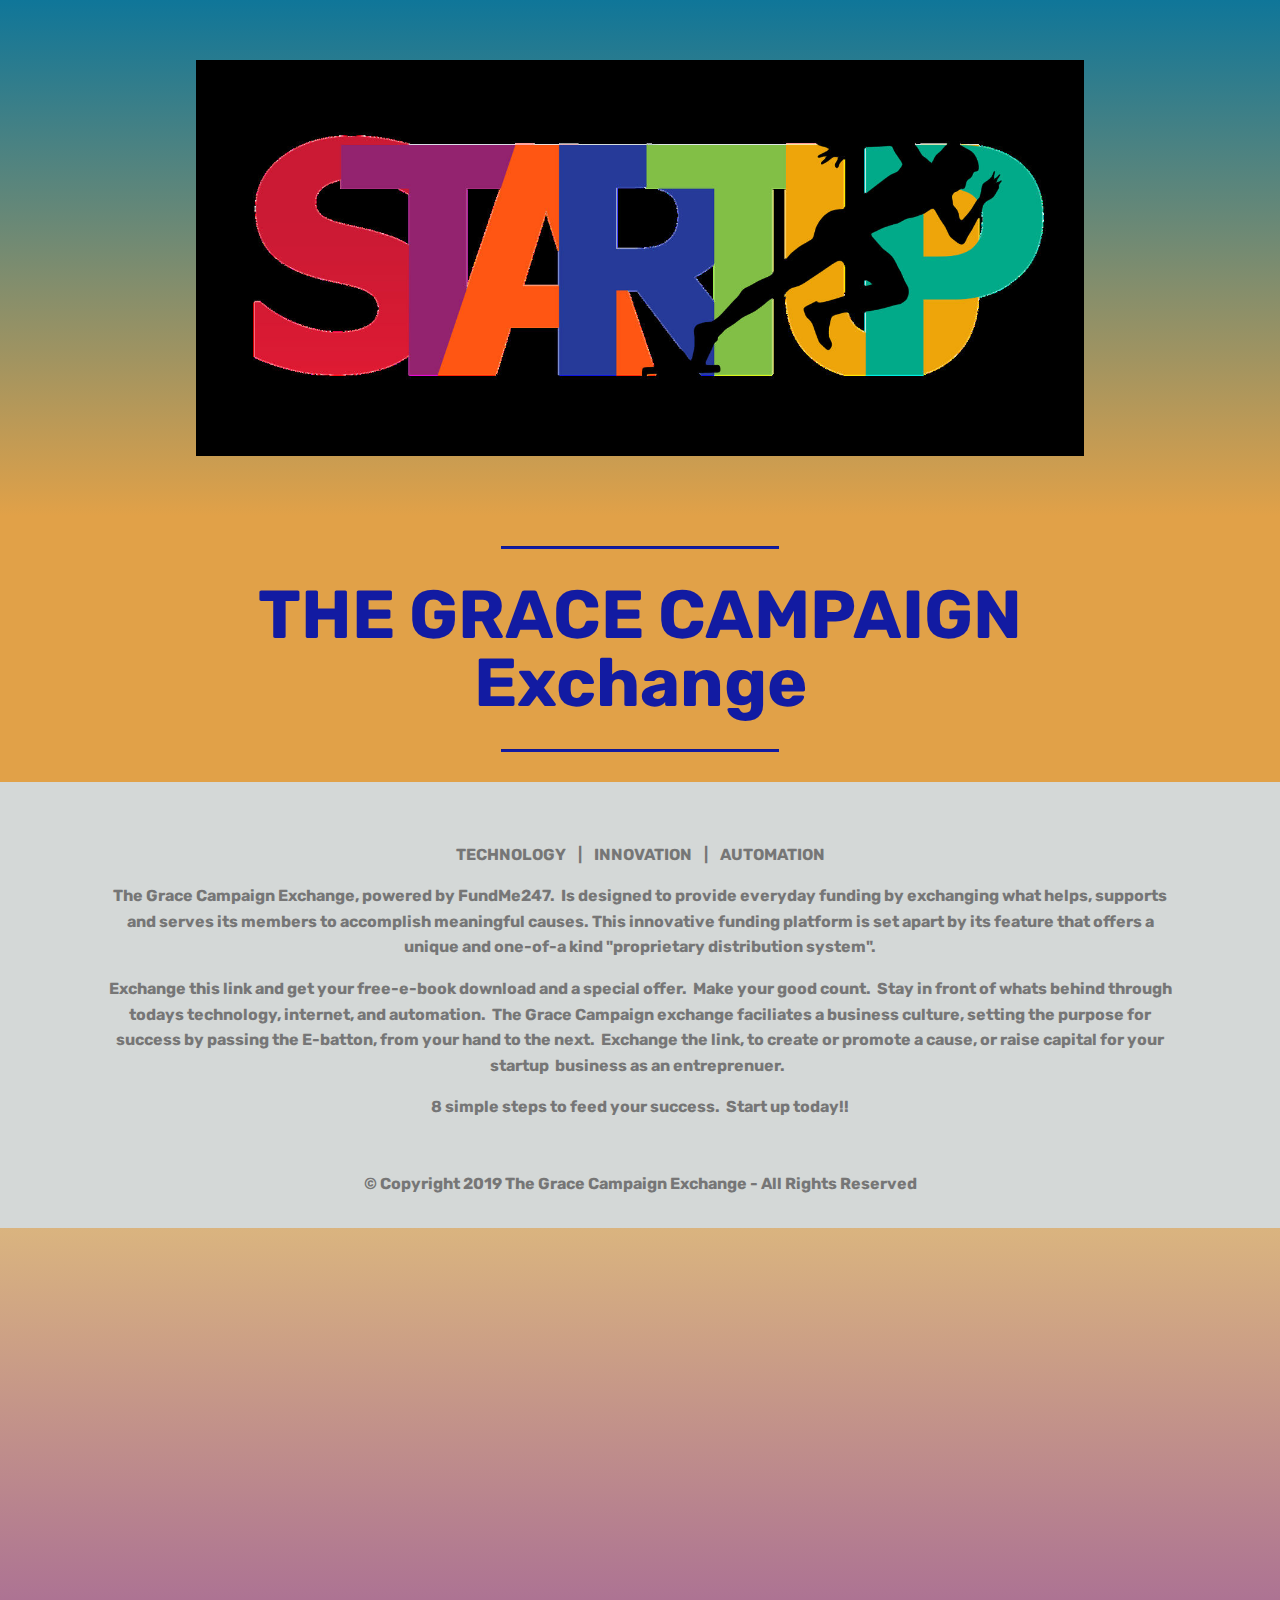
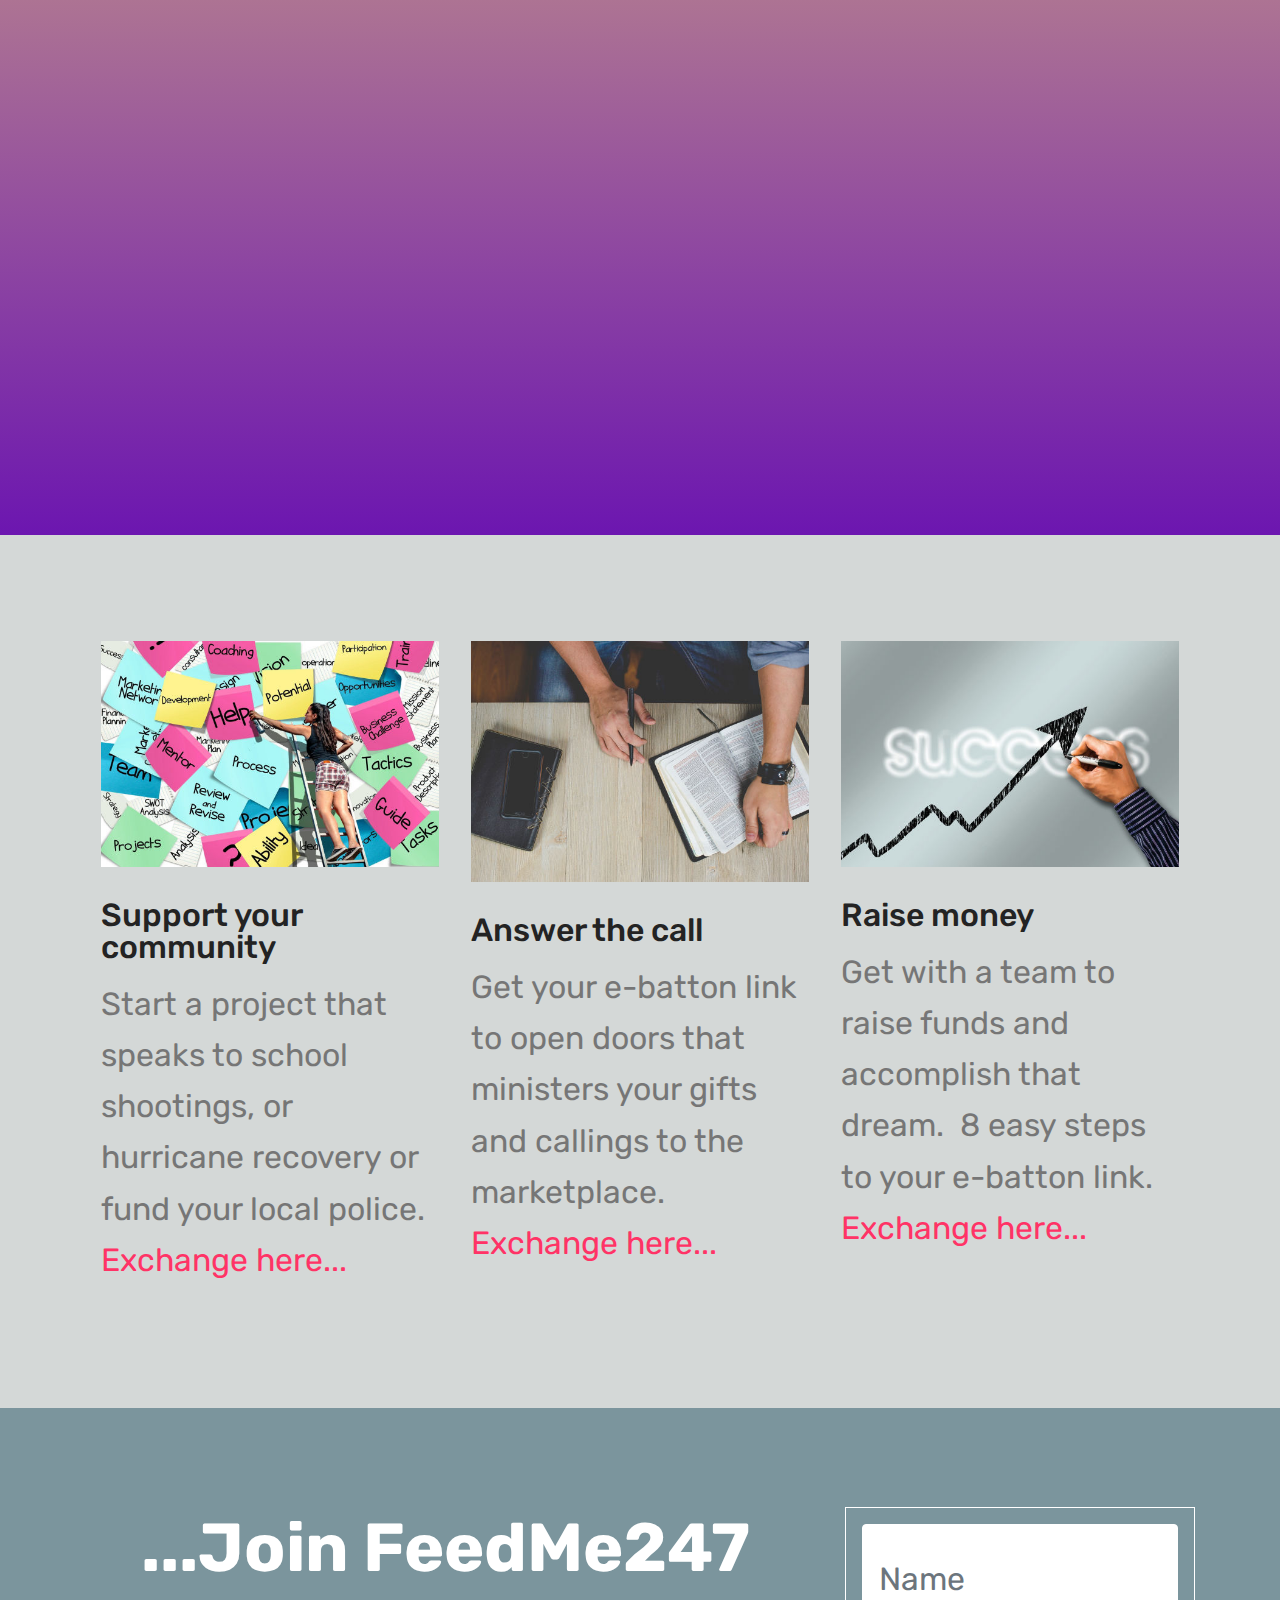
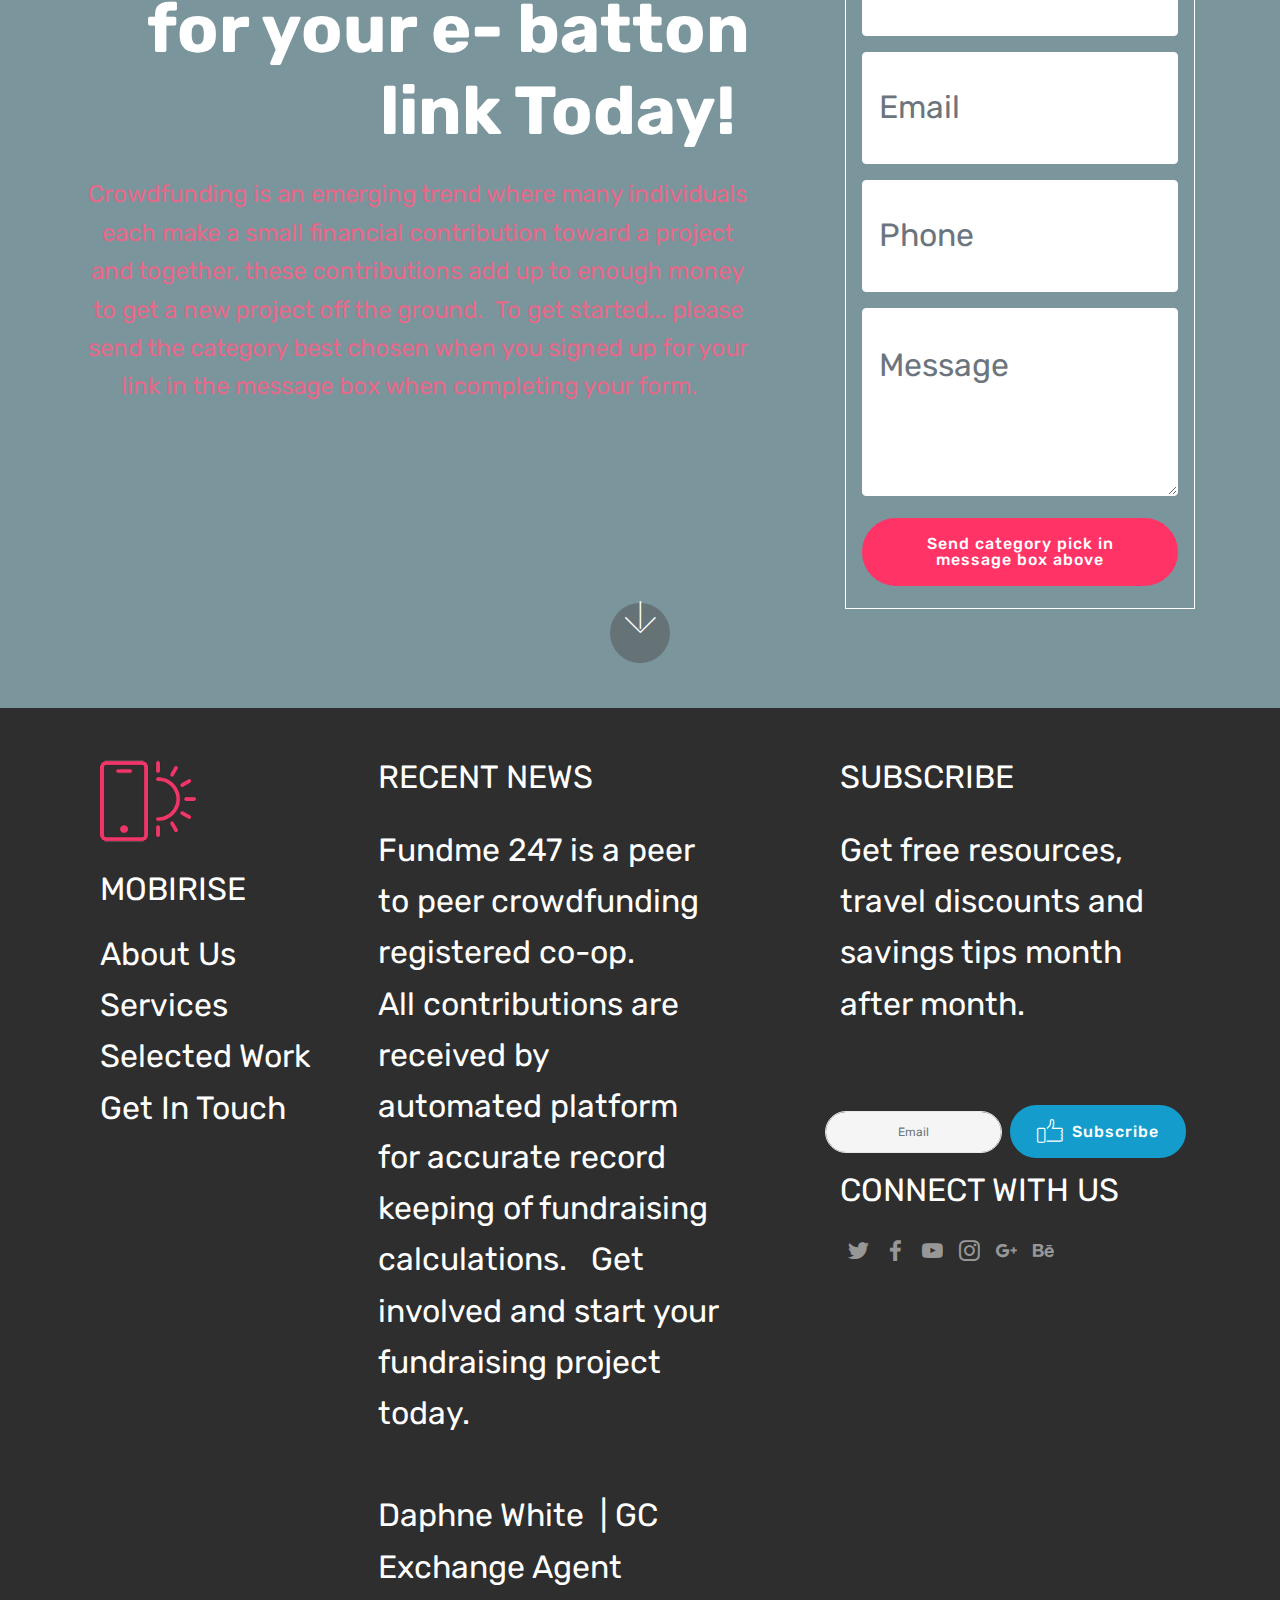
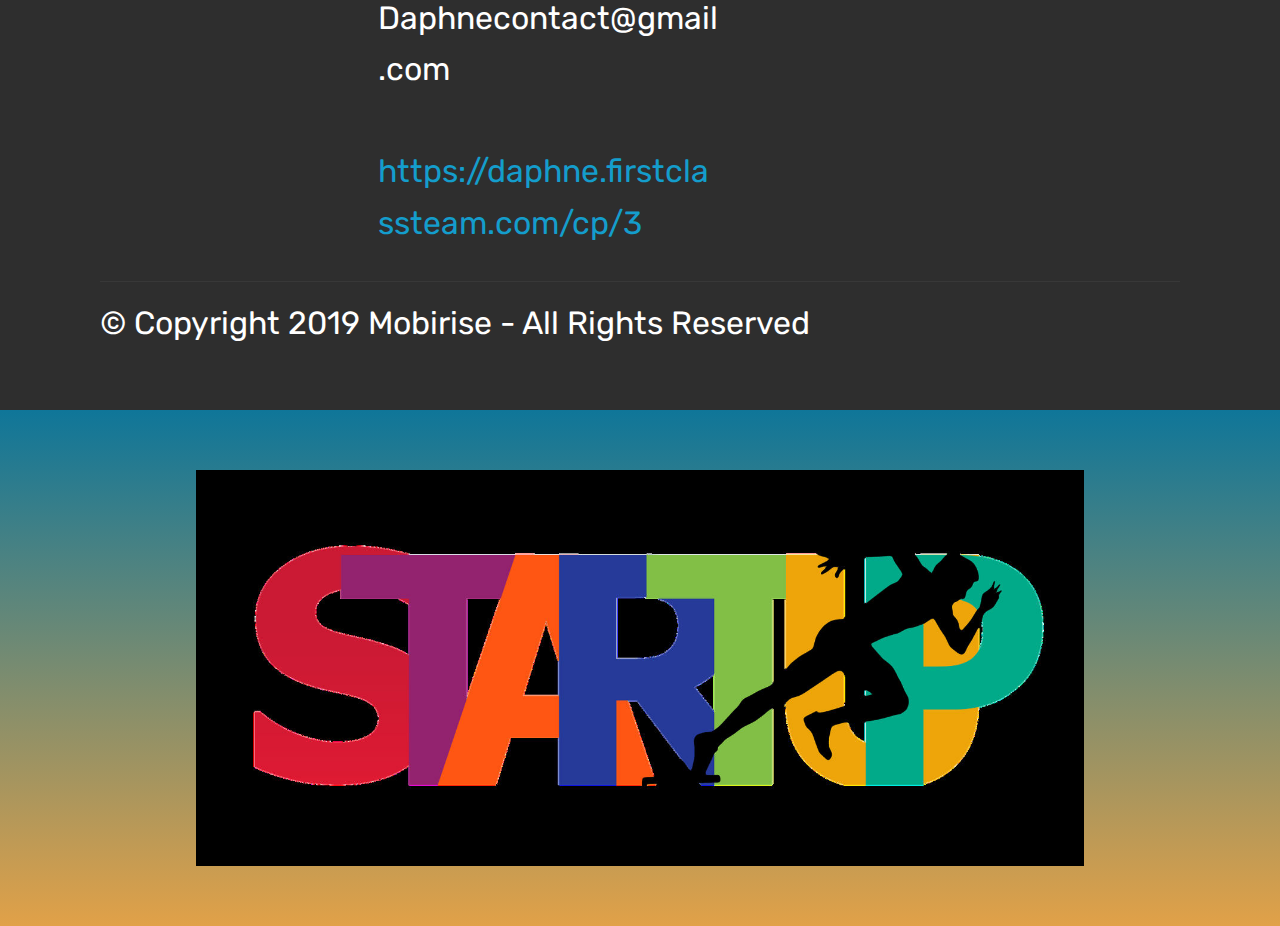
<file: index.html>
<!DOCTYPE html>
<html >
<head>
  <!-- Site made with Mobirise Website Builder v4.9.5, https://mobirise.com -->
  <meta charset="UTF-8">
  <meta http-equiv="X-UA-Compatible" content="IE=edge">
  <meta name="generator" content="Mobirise v4.9.5, mobirise.com">
  <meta name="viewport" content="width=device-width, initial-scale=1, minimum-scale=1">
  <link rel="shortcut icon" href="assets/images/logo4.png" type="image/x-icon">
  <meta name="description" content="">
  <title>Home</title>
  <link rel="stylesheet" href="assets/web/assets/mobirise-icons/mobirise-icons.css">
  <link rel="stylesheet" href="assets/tether/tether.min.css">
  <link rel="stylesheet" href="assets/bootstrap/css/bootstrap.min.css">
  <link rel="stylesheet" href="assets/bootstrap/css/bootstrap-grid.min.css">
  <link rel="stylesheet" href="assets/bootstrap/css/bootstrap-reboot.min.css">
  <link rel="stylesheet" href="assets/socicon/css/styles.css">
  <link rel="stylesheet" href="assets/theme/css/style.css">
  <link rel="stylesheet" href="assets/mobirise/css/mbr-additional.css" type="text/css">
  
  
  
</head>
<body>
  <section class="cid-rksi6KPZQ1" id="image3-y">

    

    <figure class="mbr-figure container">
            <div class="image-block" style="width: 80%;">
                <a href="page1.html"><img src="assets/images/mbr-1-1488x663.jpg" width="1400" alt="Mobirise" title=""></a>
                
            </div>
    </figure>
</section>

<section class="engine"><a href="https://mobirise.info/d">site maker</a></section><section class="mbr-section article content9 cid-rkskpkATS6" id="content9-z">
    
     

    <div class="container">
        <div class="inner-container" style="width: 100%;">
            <hr class="line" style="width: 25%;">
            <div class="section-text align-center mbr-fonts-style display-1"><font color="#121ba2"><strong>THE GRACE CAMPAIGN Exchange</strong></font></div>
            <hr class="line" style="width: 25%;">
        </div>
        </div>
</section>

<section class="mbr-section article content1 cid-rI85LRFLxc" id="content1-1j">
    
     

    <div class="container">
        <div class="media-container-row">
            <div class="mbr-text col-12 mbr-fonts-style display-4 col-md-12"><p><strong>TECHNOLOGY &nbsp; &nbsp;| &nbsp; &nbsp;INNOVATION &nbsp; &nbsp;| &nbsp; &nbsp;AUTOMATION</strong></p><p><strong>The Grace Campaign Exchange, powered by FundMe247. &nbsp;Is designed to provide everyday funding by exchanging what helps, supports and serves its members to accomplish meaningful causes.   This innovative funding platform is set apart by its feature that offers a unique and one-of-a kind "proprietary distribution system".</strong></p><p><strong>Exchange this link and get your free-e-book download and a special offer. &nbsp;Make your good count. &nbsp;</strong><strong>Stay in front of whats behind through todays technology, internet, and automation. &nbsp;The Grace Campaign exchange faciliates a business culture, setting the purpose for success by p</strong><strong>assing the E-batton, from your hand to the next. &nbsp;</strong><strong>Exchange the link, to create or promote a cause, or raise capital for your startup &nbsp;business as an entreprenuer. &nbsp;</strong></p><p></p><div><strong>8 simple steps to feed your success. &nbsp;Start up today!!</strong></div><div><strong><br></strong></div><div><strong><br></strong></div><div><strong>© Copyright 2019 The Grace Campaign Exchange - All Rights Reserved</strong></div><p></p></div>
        </div>
    </div>
</section>

<section class="cid-rksHciVwQS" id="video3-17">

    
    
    <figure class="mbr-figure align-center container">
        <div class="video-block" style="width: 100%;">
            <div><iframe class="mbr-embedded-video" src="https://www.youtube.com/embed/m0uh3C-z6ug?rel=0&amp;amp;showinfo=0&amp;autoplay=1&amp;loop=0" width="800" height="600" frameborder="0" allowfullscreen></iframe></div>
        </div>
    </figure>
</section>

<section class="features2 cid-rI7xaO2YHm" id="features2-1e">

    

    
    
    <div class="container">
        <div class="media-container-row">
            <div class="card p-3 col-12 col-md-6 col-lg-4">
                <div class="card-wrapper">
                    <div class="card-img">
                        <img src="assets/images/mbr-556x371.jpg" alt="Mobirise" title="">
                    </div>
                    <div class="card-box">
                        <h4 class="card-title pb-3 mbr-fonts-style display-7">Support your community</h4>
                        <p class="mbr-text mbr-fonts-style display-7">Start a project that speaks to school shootings, or hurricane recovery or fund your local police.<br> <a href="https://feedme247.com/?u=WD3145" target="_blank" class="text-secondary">Exchange here...</a></p>
                    </div>
                </div>
            </div>

            <div class="card p-3 col-12 col-md-6 col-lg-4">
                <div class="card-wrapper">
                    <div class="card-img">
                        <img src="assets/images/mbr-556x396.jpg" alt="Mobirise" title="">
                    </div>
                    <div class="card-box ">
                        <h4 class="card-title pb-3 mbr-fonts-style display-7">
                            Answer the call</h4>
                        <p class="mbr-text mbr-fonts-style display-7">Get your e-batton link to open doors that ministers your gifts and callings to the marketplace.&nbsp;<br><a href="https://feedme247.com/?u=WD3145" class="text-secondary">Exchange here...</a></p>
                    </div>
                </div>
            </div>

            <div class="card p-3 col-12 col-md-6 col-lg-4">
                <div class="card-wrapper">
                    <div class="card-img">
                        <img src="assets/images/mbr-2-556x371.jpg" alt="Mobirise" title="">
                    </div>
                    <div class="card-box">
                        <h4 class="card-title pb-3 mbr-fonts-style display-7">
                            Raise money</h4>
                        <p class="mbr-text mbr-fonts-style display-7">Get with a team to raise funds and accomplish that dream. &nbsp;8 easy steps to your e-batton link.&nbsp;<br><a href="https://feedme247.com/?u=WD3145" target="_blank" class="text-secondary">Exchange here...</a></p>
                    </div>
                </div>
            </div>

            
        </div>
    </div>
</section>

<section class="header15 cid-rksgckejk6 mbr-fullscreen mbr-parallax-background" id="header15-s">

    

    <div class="mbr-overlay" style="opacity: 0.5; background-color: rgb(7, 59, 76);"></div>

    <div class="container align-right">
        <div class="row">
            <div class="mbr-white col-lg-8 col-md-7 content-container">
                <h1 class="mbr-section-title mbr-bold pb-3 mbr-fonts-style display-1">...Join FeedMe247 <br>&nbsp;for your e- batton link Today!&nbsp;</h1>
                <p class="mbr-text pb-3 mbr-fonts-style display-5">Crowdfunding is an emerging trend where many individuals each make a small financial contribution toward a project and together, these contributions add up to enough money to get a new project off the ground. &nbsp;To get started... please send the category best chosen when you signed up for your link in the message box when completing your form. &nbsp;&nbsp;</p>
            </div>
            <div class="col-lg-4 col-md-5">
                <div class="form-container">
                    <div class="media-container-column" data-form-type="formoid">
                        <!---Formbuilder Form--->
                        <form action="https://mobirise.com/" method="POST" class="mbr-form form-with-styler" data-form-title="Mobirise Form"><input type="hidden" name="email" data-form-email="true" value="z8vrYUnVuUjcSUJU3Bv7Bvha6ztPg2xAjjiBZKTv9sxOYG7Viq0v2d3A2lwZKRfRCCtv2rEN+kWDbKHkjGsuhP9P8Ahd8YYQ5oAYzAR6zwUIlQEXxku3wZ8Uw6SWTGI3">
                            <div class="row">
                                <div hidden="hidden" data-form-alert="" class="alert alert-success col-12">Congratulations!!  To download your free e-book, complete the 8 steps on the FeedMe247 link or call for assistance 732-567-5413 to get your e-batton, make your exchange and pass it on!</div>
                                <div hidden="hidden" data-form-alert-danger="" class="alert alert-danger col-12">
                                </div>
                            </div>
                            <div class="dragArea row">
                                <div class="col-md-12 form-group " data-for="name">
                                    <input type="text" name="name" placeholder="Name" data-form-field="Name" required="required" class="form-control px-3 display-7" id="name-header15-s">
                                </div>
                                <div class="col-md-12 form-group " data-for="email">
                                    <input type="email" name="email" placeholder="Email" data-form-field="Email" required="required" class="form-control px-3 display-7" id="email-header15-s">
                                </div>
                                <div data-for="phone" class="col-md-12 form-group ">
                                    <input type="tel" name="phone" placeholder="Phone" data-form-field="Phone" class="form-control px-3 display-7" id="phone-header15-s">
                                </div>
                                <div data-for="message" class="col-md-12 form-group ">
                                    <textarea name="message" placeholder="Message" data-form-field="Message" class="form-control px-3 display-7" id="message-header15-s"></textarea>
                                </div>
                                <div class="col-md-12 input-group-btn"><button type="submit" class="btn btn-form btn-secondary display-4" href="mailto:Daphnecontact@gmail.com">Send category pick in message box above</button></div>
                            </div>
                        </form><!---Formbuilder Form--->
                    </div>
                </div>
            </div>
        </div>
    </div>
    <div class="mbr-arrow hidden-sm-down" aria-hidden="true">
        <a href="#next">
            <i class="mbri-down mbr-iconfont"></i>
        </a>
    </div>
</section>

<section class="footer4 cid-rktfZxOn5g" id="footer4-1b">

    

    

    <div class="container">
        <div class="media-container-row content mbr-white">
            <div class="col-md-3 col-sm-4">
                <div class="mb-3 img-logo">
                    <a href="https://mobirise.co/">
                        <img src="assets/images/logo2.png" alt="Mobirise">
                    </a>
                </div>
                <p class="mb-3 mbr-fonts-style foot-title display-7">
                    MOBIRISE
                </p>
                <p class="mbr-text mbr-fonts-style mbr-links-column display-7">
                    <a href="#" class="text-white">About Us</a>
                    <br><a href="#" class="text-white">Services</a>
                    <br><a href="#" class="text-white">Selected Work</a>
                    <br><a href="#" class="text-white">Get In Touch</a>
                </p>
            </div>
            <div class="col-md-4 col-sm-8">
                <p class="mb-4 foot-title mbr-fonts-style display-7">
                    RECENT NEWS
                </p>
                <p class="mbr-text mbr-fonts-style foot-text display-7">Fundme 247 is a peer to peer crowdfunding registered co-op. &nbsp;<br>All contributions are received by automated platform for accurate record keeping of fundraising calculations. &nbsp; Get involved and start your fundraising project today.<br>
                    <br>Daphne White &nbsp;| GC Exchange Agent<br>Daphnecontact@gmail.com<br><br><a href="https://daphne.firstclassteam.com/cp/3" target="_blank">https://daphne.firstclassteam.com/cp/3</a><br></p>
            </div>
            <div class="col-md-4 offset-md-1 col-sm-12">
                <p class="mb-4 foot-title mbr-fonts-style display-7">
                    SUBSCRIBE
                </p>
                <p class="mbr-text mbr-fonts-style form-text display-7">
                    Get free resources, travel discounts and savings tips month after month.<br><br></p>
                <div class="media-container-column" data-form-type="formoid">
                    <!---Formbuilder Form--->
                    <form action="https://mobirise.com/" method="POST" class="mbr-form form-with-styler" data-form-title="Mobirise Form"><input type="hidden" name="email" data-form-email="true" value="U5p/x1YHLC62Ve6pmLZOXGgRlX0j/b5HmT3FgUYmxk749gOapyrMBcjBKNwN8VPhDhGrC2pxcS9al+pja5UI7M5Z6rSD2rCHZT8vrc2w47SOI9GlvPz1YqE9AlnUF7nN">
                        <div class="row form-inline justify-content-center">
                            <div hidden="hidden" data-form-alert="" class="alert alert-success col-12">Thank you for subscribing to our monthly updates.</div>
                            <div hidden="hidden" data-form-alert-danger="" class="alert alert-danger col-12">
                                                    </div>
                        </div>
                        <div class="dragArea row form-inline justify-content-center">
                            <div class="col-auto  form-group " data-for="email">
                                <input type="email" name="email" placeholder="Email" data-form-field="Email" required="required" class="form-control input-sm input-inverse my-2 display-7" id="email-footer4-1b">
                            </div>
                            <div class="col-auto  input-group-btn  m-2"><button type="submit" class="btn btn-primary m-0 display-4" href="#bottom"><span class="mbri-like mbr-iconfont mbr-iconfont-btn"></span>Subscribe</button></div>
                        </div>
                    </form><!---Formbuilder Form--->
                </div>
                <p class="mb-4 mbr-fonts-style foot-title display-7">
                    CONNECT WITH US
                </p>
                <div class="social-list pl-0 mb-0">
                        <div class="soc-item">
                            <a href="https://twitter.com/mobirise" target="_blank">
                                <span class="socicon-twitter socicon mbr-iconfont mbr-iconfont-social"></span>
                            </a>
                        </div>
                        <div class="soc-item">
                            <a href="https://www.facebook.com/pages/Mobirise/1616226671953247" target="_blank">
                                <span class="socicon-facebook socicon mbr-iconfont mbr-iconfont-social"></span>
                            </a>
                        </div>
                        <div class="soc-item">
                            <a href="https://www.youtube.com/c/mobirise" target="_blank">
                                <span class="socicon-youtube socicon mbr-iconfont mbr-iconfont-social"></span>
                            </a>
                        </div>
                        <div class="soc-item">
                            <a href="https://instagram.com/mobirise" target="_blank">
                                <span class="socicon-instagram socicon mbr-iconfont mbr-iconfont-social"></span>
                            </a>
                        </div>
                        <div class="soc-item">
                            <a href="https://plus.google.com/u/0/+Mobirise" target="_blank">
                                <span class="socicon-googleplus socicon mbr-iconfont mbr-iconfont-social"></span>
                            </a>
                        </div>
                        <div class="soc-item">
                            <a href="https://www.behance.net/Mobirise" target="_blank">
                                <span class="socicon-behance socicon mbr-iconfont mbr-iconfont-social"></span>
                            </a>
                        </div>
                </div>
            </div>
        </div>
        <div class="footer-lower">
            <div class="media-container-row">
                <div class="col-sm-12">
                    <hr>
                </div>
            </div>
            <div class="media-container-row mbr-white">
                <div class="col-sm-12 copyright">
                    <p class="mbr-text mbr-fonts-style display-7">
                        © Copyright 2019 Mobirise - All Rights Reserved
                    </p>
                </div>
            </div>
        </div>
    </div>
</section>

<section class="cid-rI8PmS5mvQ" id="image3-1k">

    

    <figure class="mbr-figure container">
            <div class="image-block" style="width: 80%;">
                <a href="page1.html"><img src="assets/images/mbr-1-1488x663.jpg" width="1400" alt="Mobirise" title=""></a>
                
            </div>
    </figure>
</section>


  <script src="assets/web/assets/jquery/jquery.min.js"></script>
  <script src="assets/popper/popper.min.js"></script>
  <script src="assets/tether/tether.min.js"></script>
  <script src="assets/bootstrap/js/bootstrap.min.js"></script>
  <script src="assets/smoothscroll/smooth-scroll.js"></script>
  <script src="assets/parallax/jarallax.min.js"></script>
  <script src="assets/theme/js/script.js"></script>
  <script src="assets/formoid/formoid.min.js"></script>
  
  
</body>
</html>
</file>
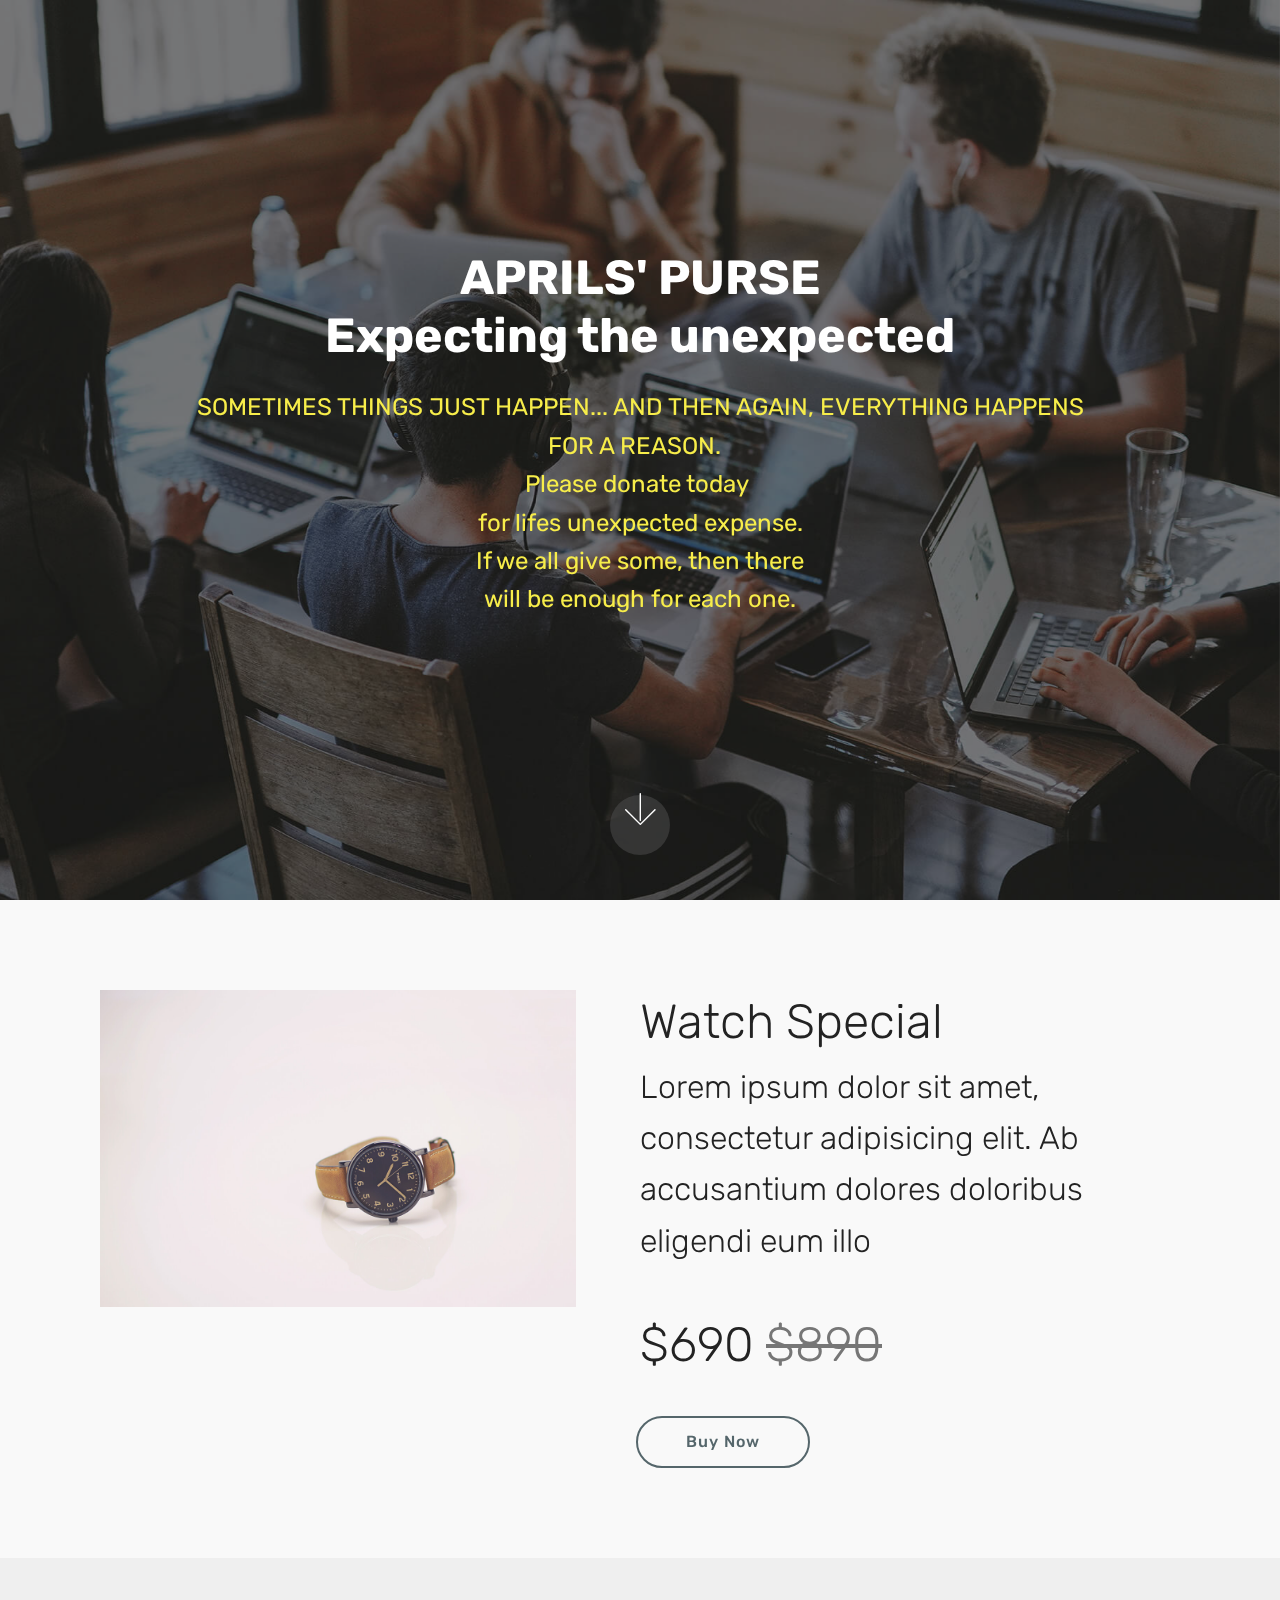
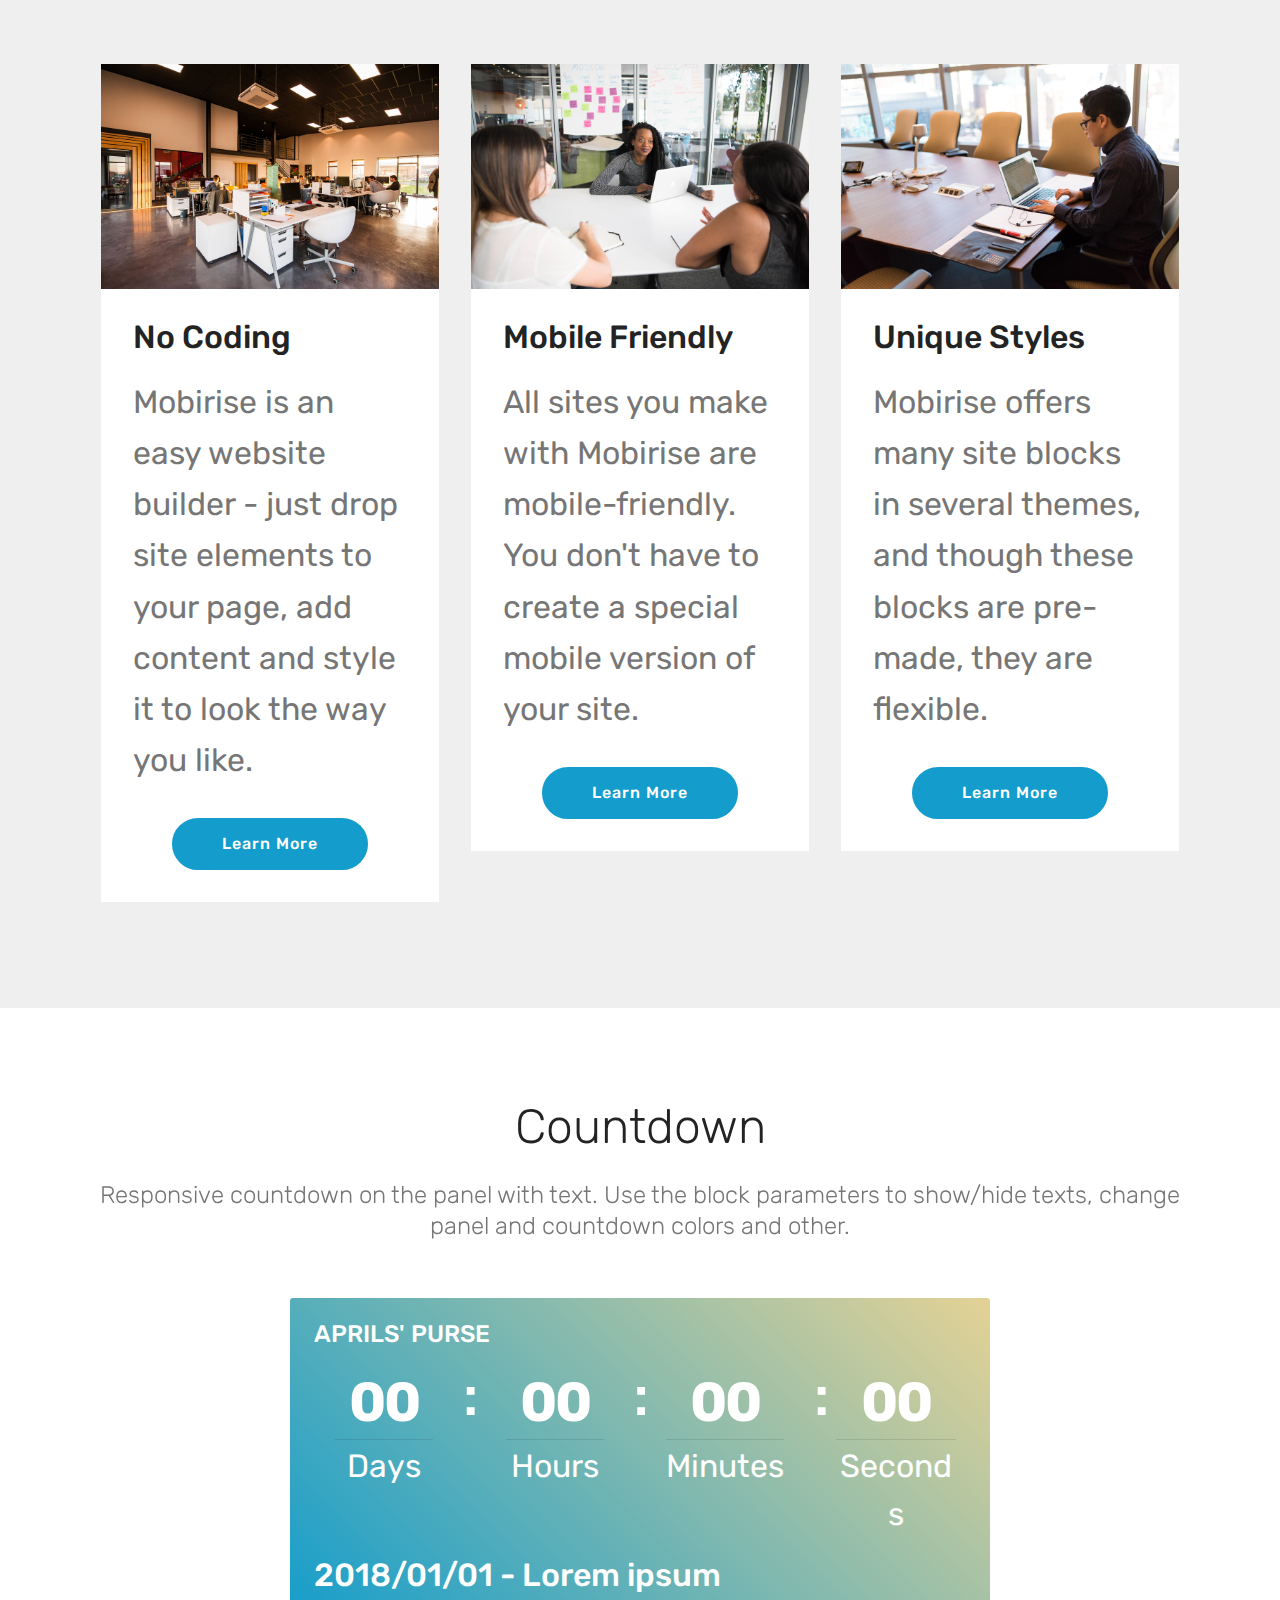
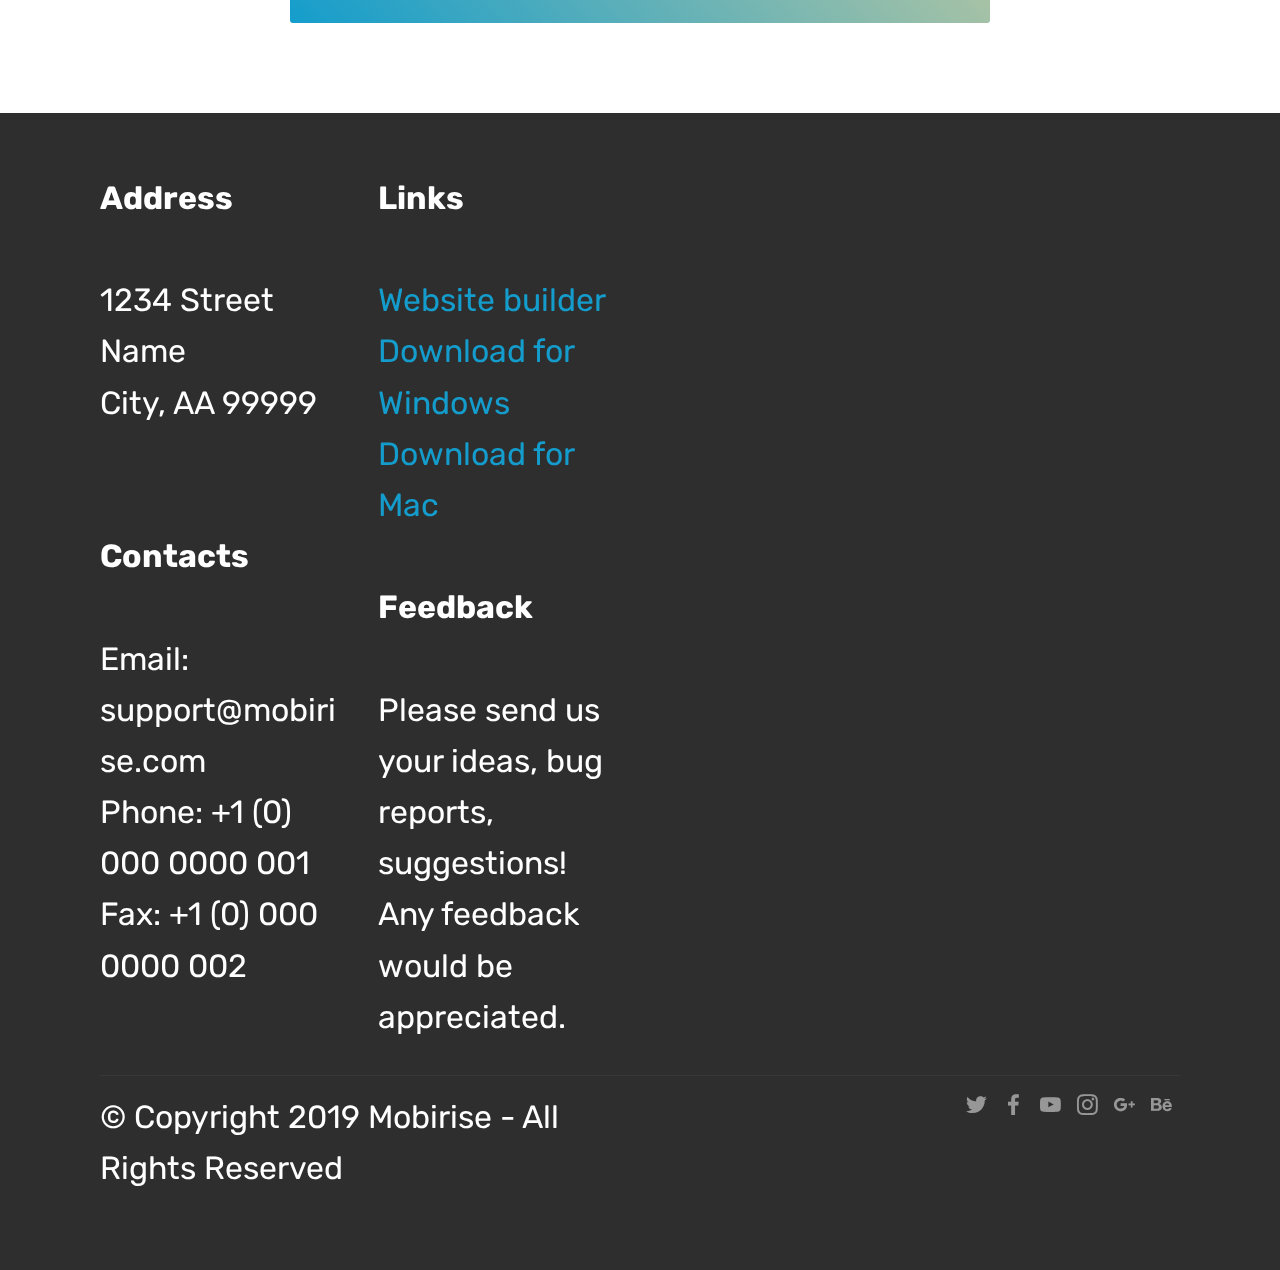
<file: page1.html>
<!DOCTYPE html>
<html >
<head>
  <!-- Site made with Mobirise Website Builder v4.9.5, https://mobirise.com -->
  <meta charset="UTF-8">
  <meta http-equiv="X-UA-Compatible" content="IE=edge">
  <meta name="generator" content="Mobirise v4.9.5, mobirise.com">
  <meta name="viewport" content="width=device-width, initial-scale=1, minimum-scale=1">
  <link rel="shortcut icon" href="assets/images/logo4.png" type="image/x-icon">
  <meta name="description" content="Web Builder Description">
  <title>EXPECT THE UNEXPECTED</title>
  <link rel="stylesheet" href="assets/web/assets/mobirise-icons/mobirise-icons.css">
  <link rel="stylesheet" href="assets/tether/tether.min.css">
  <link rel="stylesheet" href="assets/bootstrap/css/bootstrap.min.css">
  <link rel="stylesheet" href="assets/bootstrap/css/bootstrap-grid.min.css">
  <link rel="stylesheet" href="assets/bootstrap/css/bootstrap-reboot.min.css">
  <link rel="stylesheet" href="assets/socicon/css/styles.css">
  <link rel="stylesheet" href="assets/theme/css/style.css">
  <link rel="stylesheet" href="assets/mobirise/css/mbr-additional.css" type="text/css">
  
  
  
</head>
<body>
  <section class="cid-rlMASPx82Z mbr-fullscreen mbr-parallax-background" id="header2-1e">

    

    <div class="mbr-overlay" style="opacity: 0.5; background-color: rgb(35, 35, 35);"></div>

    <div class="container align-center">
        <div class="row justify-content-md-center">
            <div class="mbr-white col-md-10">
                <h1 class="mbr-section-title mbr-bold pb-3 mbr-fonts-style display-2">APRILS' PURSE <br>Expecting the unexpected</h1>
                
                <p class="mbr-text pb-3 mbr-fonts-style display-5">SOMETIMES THINGS JUST HAPPEN... AND THEN AGAIN, EVERYTHING HAPPENS FOR A REASON. &nbsp;<br>Please donate today&nbsp;<br>for lifes unexpected expense.<br>If we all give some, then there <br>will be enough for each one.</p>
                
            </div>
        </div>
    </div>
    <div class="mbr-arrow hidden-sm-down" aria-hidden="true">
        <a href="#next">
            <i class="mbri-down mbr-iconfont"></i>
        </a>
    </div>
</section>

<section class="engine"><a href="https://mobirise.info/i">free site creation software</a></section><section class="services2 cid-rlMH7pkj0d" id="services2-1l">
    <!---->
    
    <!---->
    <!--Overlay-->
    
    <!--Container-->
    <div class="container">
        <div class="col-md-12">
            <div class="media-container-row">
                <div class="mbr-figure" style="width: 50%;">
                    <img src="assets/images/product1.jpg" alt="Mobirise">
                </div>
                <div class="align-left aside-content">
                    <h2 class="mbr-title pt-2 mbr-fonts-style display-2">
                        Watch Special
                    </h2>
                    <div class="mbr-section-text">
                        <p class="mbr-text text1 pt-2 mbr-light mbr-fonts-style display-7">
                            Lorem ipsum dolor sit amet, consectetur adipisicing elit. Ab accusantium dolores doloribus
                            eligendi eum illo
                        </p>
                        <p class="mbr-text text2 pt-4 mbr-light mbr-fonts-style display-2">
                            $690 <span class="cost">$890</span>
                        </p>
                    </div>
                    <!--Btn-->
                    <div class="mbr-section-btn pt-3 align-left">
                        <a href="https://mobirise.co" class="btn btn-warning-outline display-4">
                            Buy Now
                        </a>
                    </div>
                </div>
            </div>
        </div>
    </div>
</section>

<section class="features3 cid-rlMG1lxTqe" id="features3-1h">

    

    
    <div class="container">
        <div class="media-container-row">
            <div class="card p-3 col-12 col-md-6 col-lg-4">
                <div class="card-wrapper">
                    <div class="card-img">
                        <img src="assets/images/background1.jpg" alt="Mobirise">
                    </div>
                    <div class="card-box">
                        <h4 class="card-title mbr-fonts-style display-7">
                            No Coding
                        </h4>
                        <p class="mbr-text mbr-fonts-style display-7">
                            Mobirise is an easy website builder - just drop site elements to your page, add content and style it to look the way you like.
                        </p>
                    </div>
                    <div class="mbr-section-btn text-center"><a href="https://mobirise.co" class="btn btn-primary display-4">
                            Learn More
                        </a></div>
                </div>
            </div>

            <div class="card p-3 col-12 col-md-6 col-lg-4">
                <div class="card-wrapper">
                    <div class="card-img">
                        <img src="assets/images/background2.jpg" alt="Mobirise">
                    </div>
                    <div class="card-box">
                        <h4 class="card-title mbr-fonts-style display-7">
                            Mobile Friendly
                        </h4>
                        <p class="mbr-text mbr-fonts-style display-7">
                            All sites you make with Mobirise are mobile-friendly. You don't have to create a special mobile version of your site.
                        </p>
                    </div>
                    <div class="mbr-section-btn text-center">
                        <a href="https://mobirise.co" class="btn btn-primary display-4">
                            Learn More
                        </a>
                    </div>
                </div>
            </div>

            <div class="card p-3 col-12 col-md-6 col-lg-4">
                <div class="card-wrapper">
                    <div class="card-img">
                        <img src="assets/images/background3.jpg" alt="Mobirise">
                    </div>
                    <div class="card-box">
                        <h4 class="card-title mbr-fonts-style display-7">
                            Unique Styles
                        </h4>
                        <p class="mbr-text mbr-fonts-style display-7">
                            Mobirise offers many site blocks in several themes, and though these blocks are pre-made, they are flexible.
                        </p>
                    </div>
                    <div class="mbr-section-btn text-center">
                        <a href="https://mobirise.co" class="btn btn-primary display-4">
                            Learn More
                        </a>
                    </div>
                </div>
            </div>

            
        </div>
    </div>
</section>

<section class="countdown2 cid-rlMG88yIun" id="countdown2-1i">

    

    

    <div class="container">
        <h2 class="mbr-section-title pb-3 align-center mbr-fonts-style display-2">
            Countdown
        </h2>
        <h3 class="mbr-section-subtitle align-center mbr-fonts-style display-5">
            Responsive countdown on the panel with text. Use the block parameters to show/hide texts, change panel and countdown colors and other.
        </h3>
    </div>
    <div class="container pt-5 mt-2">
        <div class=" countdown-cont align-center p-4">
            <div class="event-name align-left mbr-white ">
                <h4 class="mbr-fonts-style display-5">APRILS' PURSE</h4>
            </div>
            <div class="countdown align-center py-2" data-due-date="2018/01/01">
            </div>
            <div class="daysCountdown" title="Days"></div>
            <div class="hoursCountdown" title="Hours"></div>
            <div class="minutesCountdown" title="Minutes"></div>
            <div class="secondsCountdown" title="Seconds"></div>
            <div class="event-date align-left mbr-white">
                <h5 class="mbr-fonts-style display-7">2018/01/01 - Lorem ipsum</h5>
            </div>
        </div>

        
    </div>
</section>

<section class="cid-rlMGj2d0d6" id="footer2-1j">

    

    

    <div class="container">
        <div class="media-container-row content mbr-white">
            <div class="col-12 col-md-3 mbr-fonts-style display-7">
                <p class="mbr-text">
                    <strong>Address</strong>
                    <br>
                    <br>1234 Street Name
                    <br>City, AA 99999
                    <br>
                    <br>
                    <br><strong>Contacts</strong>
                    <br>
                    <br>Email: support@mobirise.com
                    <br>Phone: +1 (0) 000 0000 001
                    <br>Fax: +1 (0) 000 0000 002
                </p>
            </div>
            <div class="col-12 col-md-3 mbr-fonts-style display-7">
                <p class="mbr-text">
                    <strong>Links</strong>
                    <br>
                    <br><a class="text-primary" href="https://mobirise.co/">Website builder</a>
                    <br><a class="text-primary" href="https://mobirise.co/">Download for Windows</a>
                    <br><a class="text-primary" href="https://mobirise.co/">Download for Mac</a>
                    <br>
                    <br><strong>Feedback</strong>
                    <br>
                    <br>Please send us your ideas, bug reports, suggestions! Any feedback would be appreciated.
                </p>
            </div>
            <div class="col-12 col-md-6">
                <div class="google-map"><iframe frameborder="0" style="border:0" src="https://www.google.com/maps/embed/v1/place?key=AIzaSyCx3d07zxHPLvkFBLlAR3Ng8a9wsAsGoJ8&amp;q=place_id:ChIJn6wOs6lZwokRLKy1iqRcoKw" allowfullscreen=""></iframe></div>
            </div>
        </div>
        <div class="footer-lower">
            <div class="media-container-row">
                <div class="col-sm-12">
                    <hr>
                </div>
            </div>
            <div class="media-container-row mbr-white">
                <div class="col-sm-6 copyright">
                    <p class="mbr-text mbr-fonts-style display-7">
                        © Copyright 2019 Mobirise - All Rights Reserved
                    </p>
                </div>
                <div class="col-md-6">
                    <div class="social-list align-right">
                        <div class="soc-item">
                            <a href="https://twitter.com/mobirise" target="_blank">
                                <span class="socicon-twitter socicon mbr-iconfont mbr-iconfont-social"></span>
                            </a>
                        </div>
                        <div class="soc-item">
                            <a href="https://www.facebook.com/pages/Mobirise/1616226671953247" target="_blank">
                                <span class="socicon-facebook socicon mbr-iconfont mbr-iconfont-social"></span>
                            </a>
                        </div>
                        <div class="soc-item">
                            <a href="https://www.youtube.com/c/mobirise" target="_blank">
                                <span class="socicon-youtube socicon mbr-iconfont mbr-iconfont-social"></span>
                            </a>
                        </div>
                        <div class="soc-item">
                            <a href="https://instagram.com/mobirise" target="_blank">
                                <span class="socicon-instagram socicon mbr-iconfont mbr-iconfont-social"></span>
                            </a>
                        </div>
                        <div class="soc-item">
                            <a href="https://plus.google.com/u/0/+Mobirise" target="_blank">
                                <span class="socicon-googleplus socicon mbr-iconfont mbr-iconfont-social"></span>
                            </a>
                        </div>
                        <div class="soc-item">
                            <a href="https://www.behance.net/Mobirise" target="_blank">
                                <span class="socicon-behance socicon mbr-iconfont mbr-iconfont-social"></span>
                            </a>
                        </div>
                    </div>
                </div>
            </div>
        </div>
    </div>
</section>


  <script src="assets/web/assets/jquery/jquery.min.js"></script>
  <script src="assets/popper/popper.min.js"></script>
  <script src="assets/tether/tether.min.js"></script>
  <script src="assets/bootstrap/js/bootstrap.min.js"></script>
  <script src="assets/smoothscroll/smooth-scroll.js"></script>
  <script src="assets/parallax/jarallax.min.js"></script>
  <script src="assets/countdown/jquery.countdown.min.js"></script>
  <script src="assets/theme/js/script.js"></script>
  
  
</body>
</html>
</file>
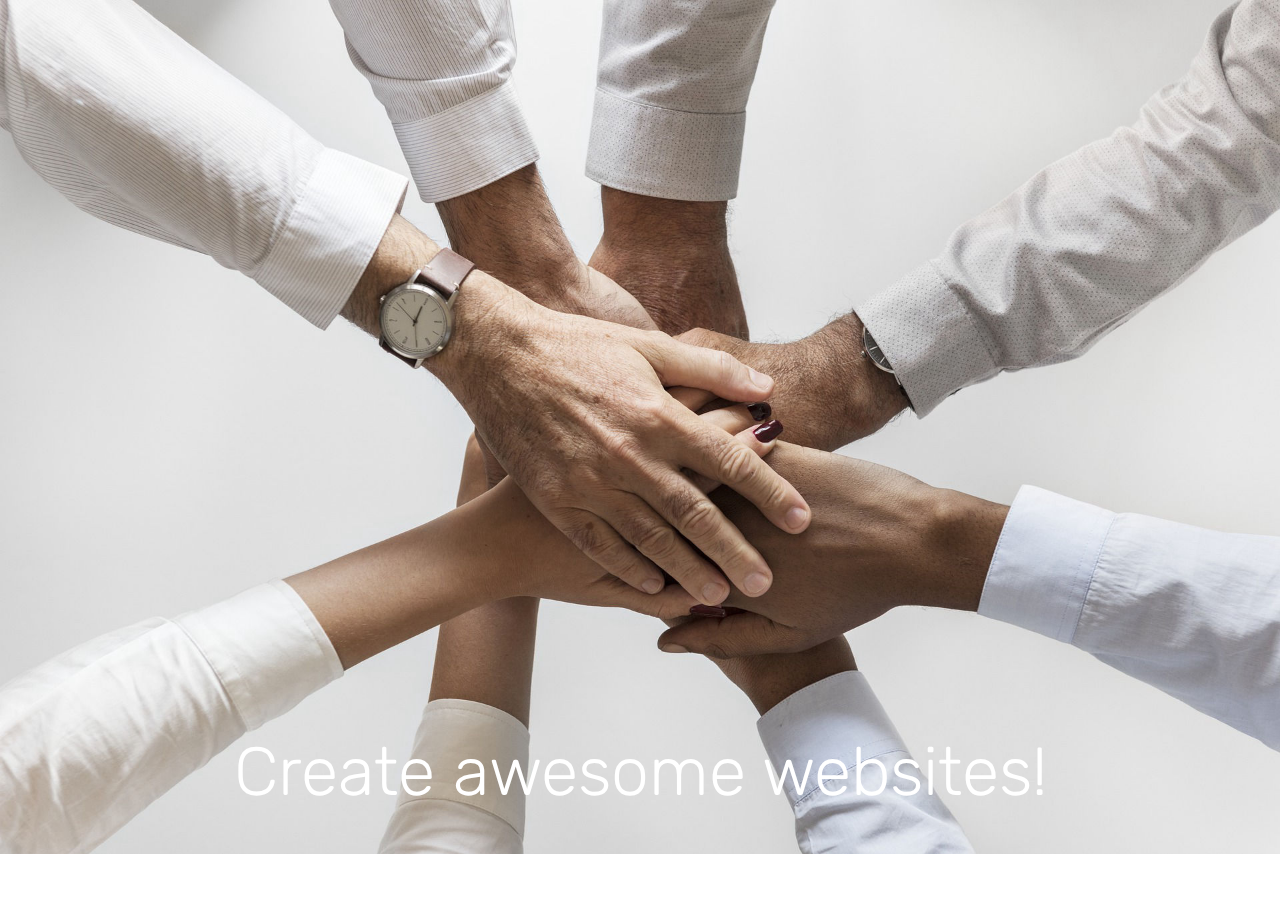
<file: page11.html>
<!DOCTYPE html>
<html >
<head>
  <!-- Site made with Mobirise Website Builder v4.9.5, https://mobirise.com -->
  <meta charset="UTF-8">
  <meta http-equiv="X-UA-Compatible" content="IE=edge">
  <meta name="generator" content="Mobirise v4.9.5, mobirise.com">
  <meta name="viewport" content="width=device-width, initial-scale=1, minimum-scale=1">
  <link rel="shortcut icon" href="assets/images/logo4.png" type="image/x-icon">
  <meta name="description" content="Website Builder Description">
  <title>Page 5</title>
  <link rel="stylesheet" href="assets/tether/tether.min.css">
  <link rel="stylesheet" href="assets/bootstrap/css/bootstrap.min.css">
  <link rel="stylesheet" href="assets/bootstrap/css/bootstrap-grid.min.css">
  <link rel="stylesheet" href="assets/bootstrap/css/bootstrap-reboot.min.css">
  <link rel="stylesheet" href="assets/theme/css/style.css">
  <link rel="stylesheet" href="assets/mobirise/css/mbr-additional.css" type="text/css">
  
  
  
</head>
<body>
  <section class="cid-rmTwfdML5x" id="image2-1e">

    

    <figure class="mbr-figure">
        <div class="image-block" style="width: 100%;">
            <img src="assets/images/mbr-1920x1281.jpg" alt="Mobirise" title="">
            <figcaption class="mbr-figure-caption mbr-figure-caption-over">
                <div class="pb-5 px-3 mbr-white align-center mbr-fonts-style display-1">
                    Create awesome websites!
                </div>
            </figcaption>
        </div>
    </figure>
</section>


  <section class="engine"><a href="https://mobirise.info/x">free css templates</a></section><script src="assets/web/assets/jquery/jquery.min.js"></script>
  <script src="assets/popper/popper.min.js"></script>
  <script src="assets/tether/tether.min.js"></script>
  <script src="assets/bootstrap/js/bootstrap.min.js"></script>
  <script src="assets/smoothscroll/smooth-scroll.js"></script>
  <script src="assets/theme/js/script.js"></script>
  
  
</body>
</html>
</file>
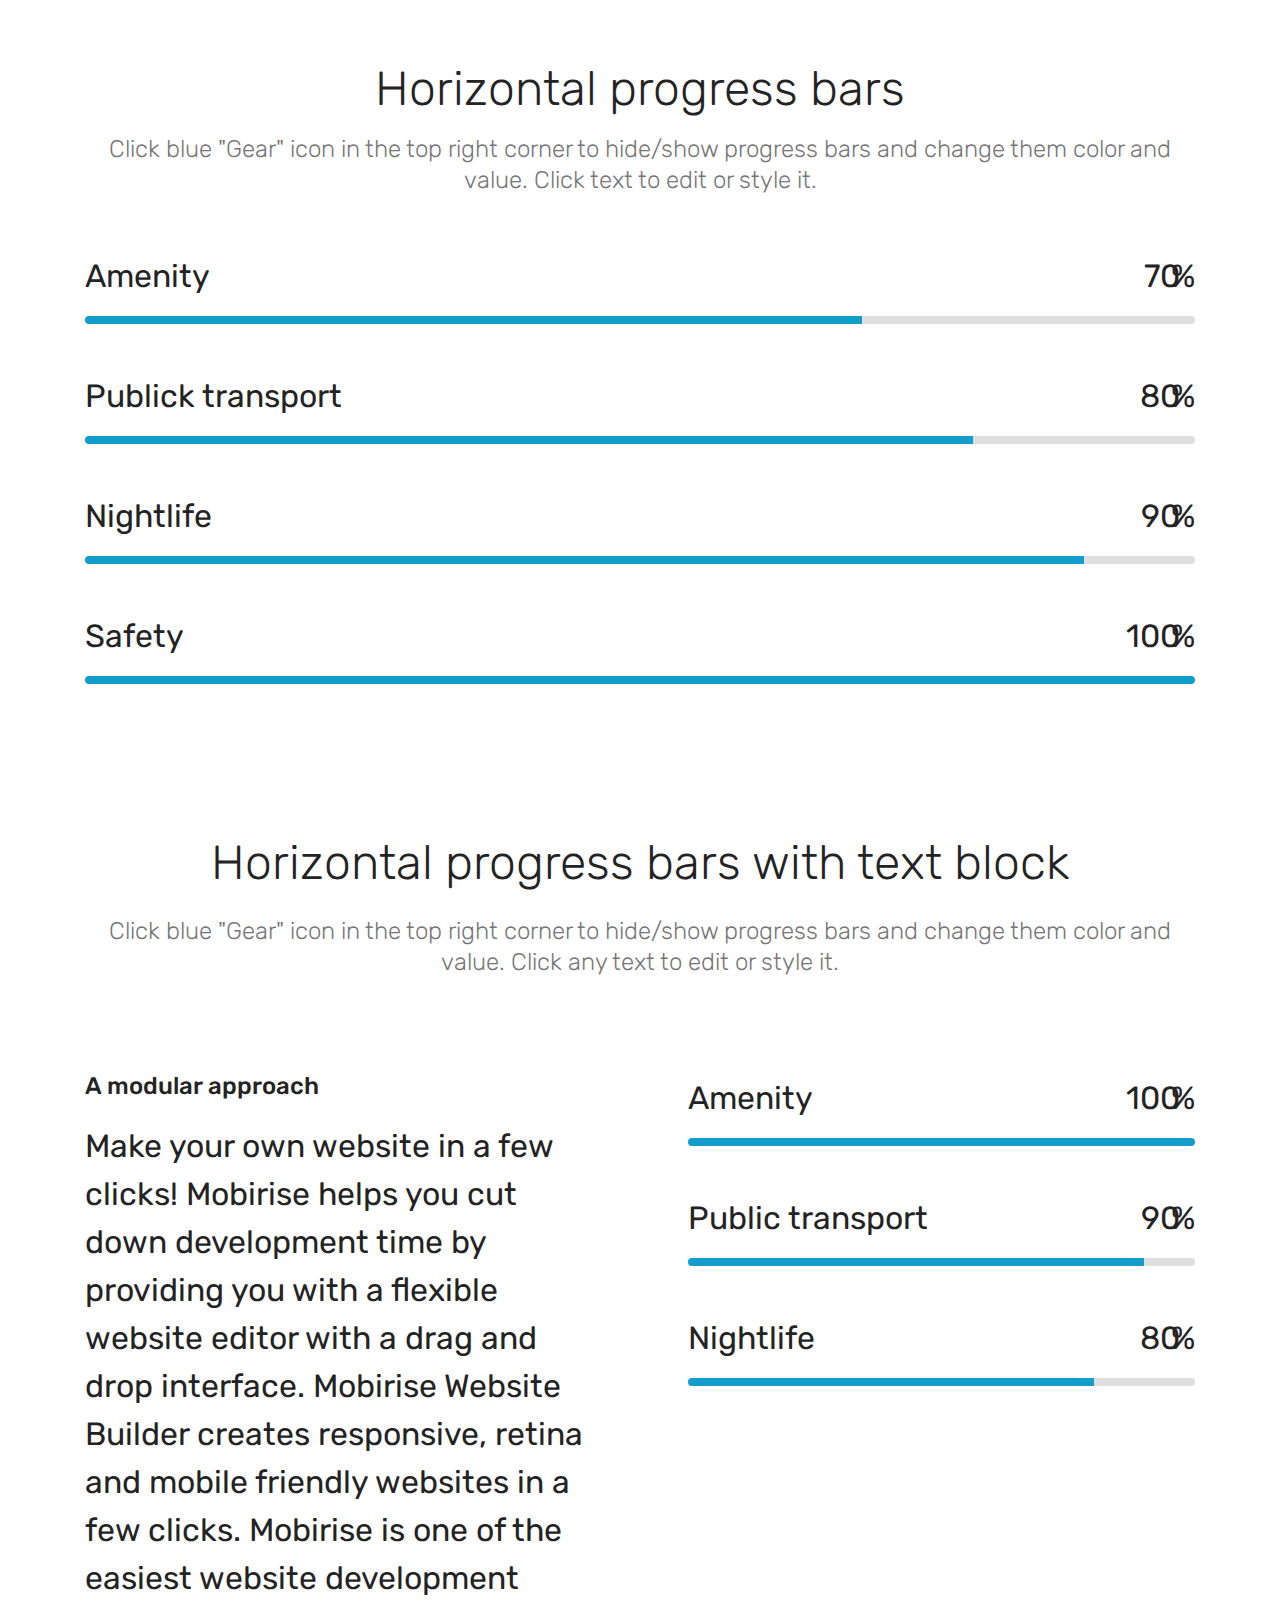
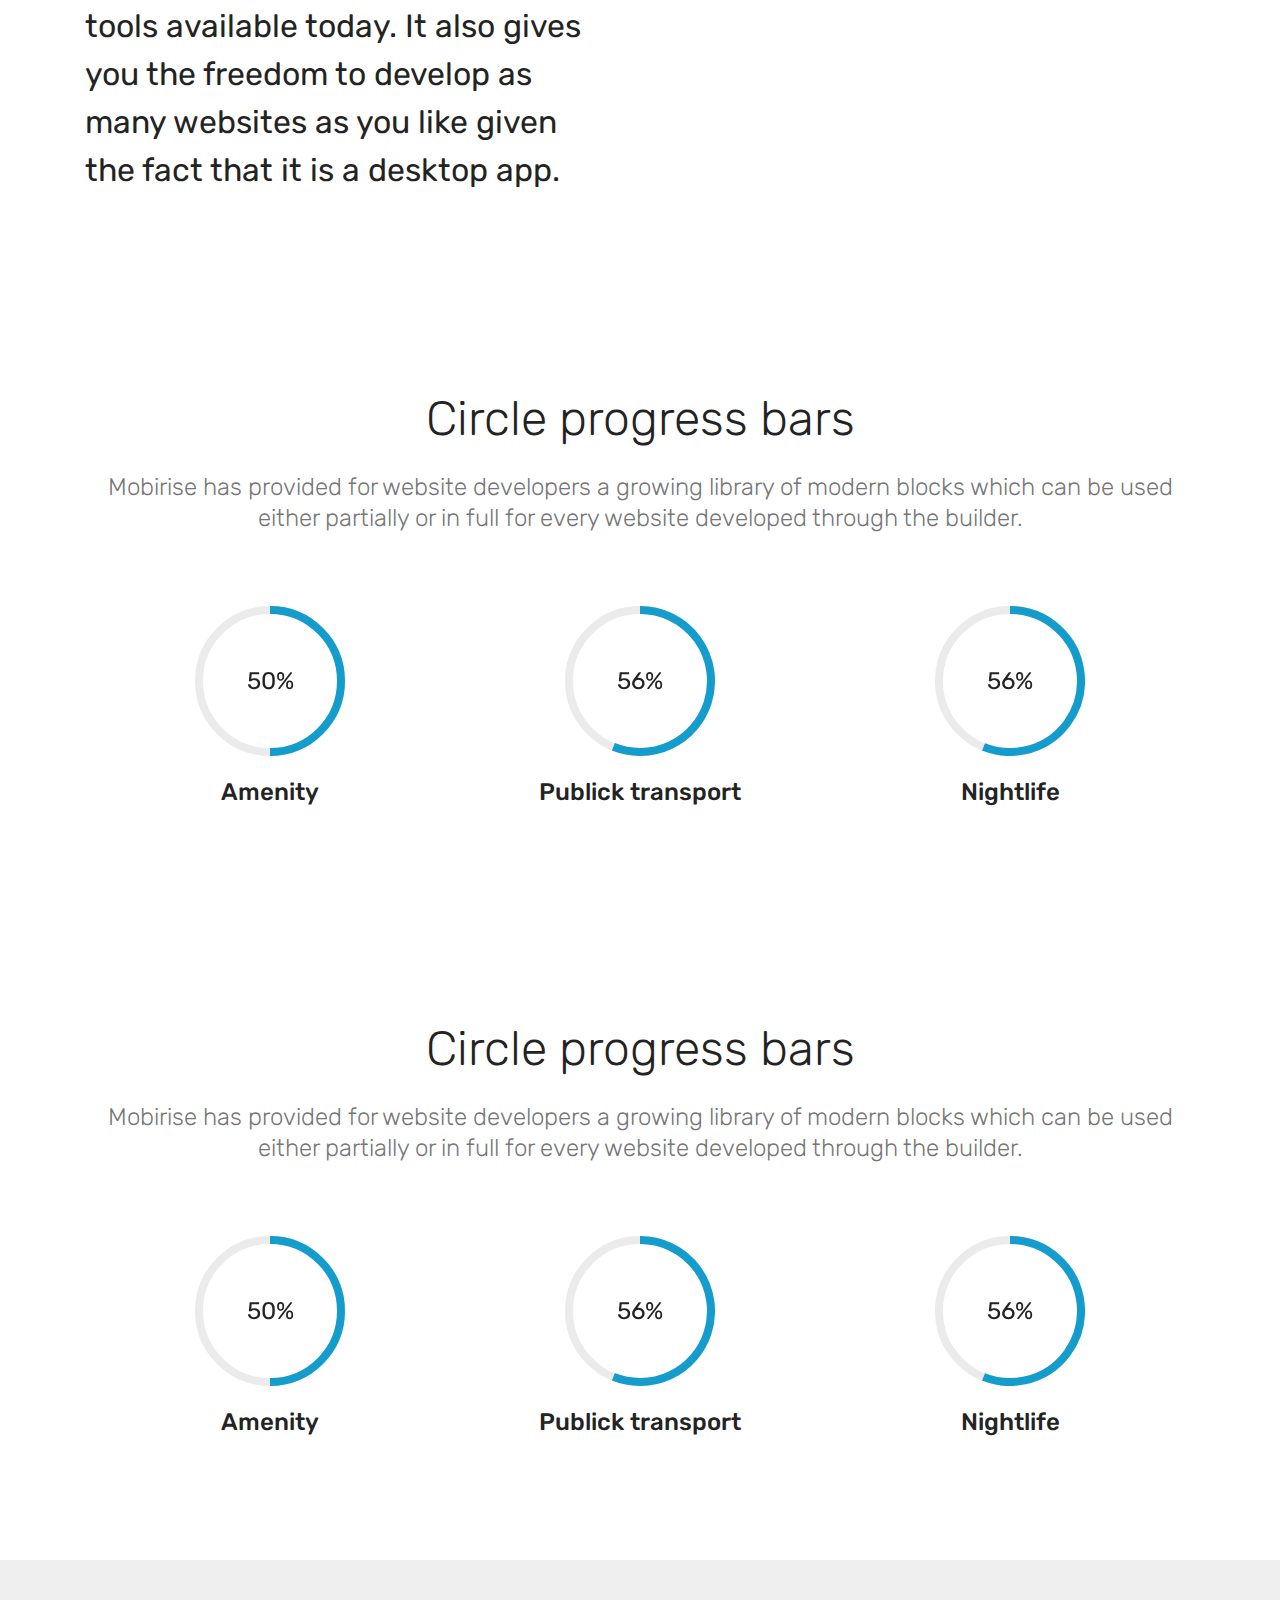
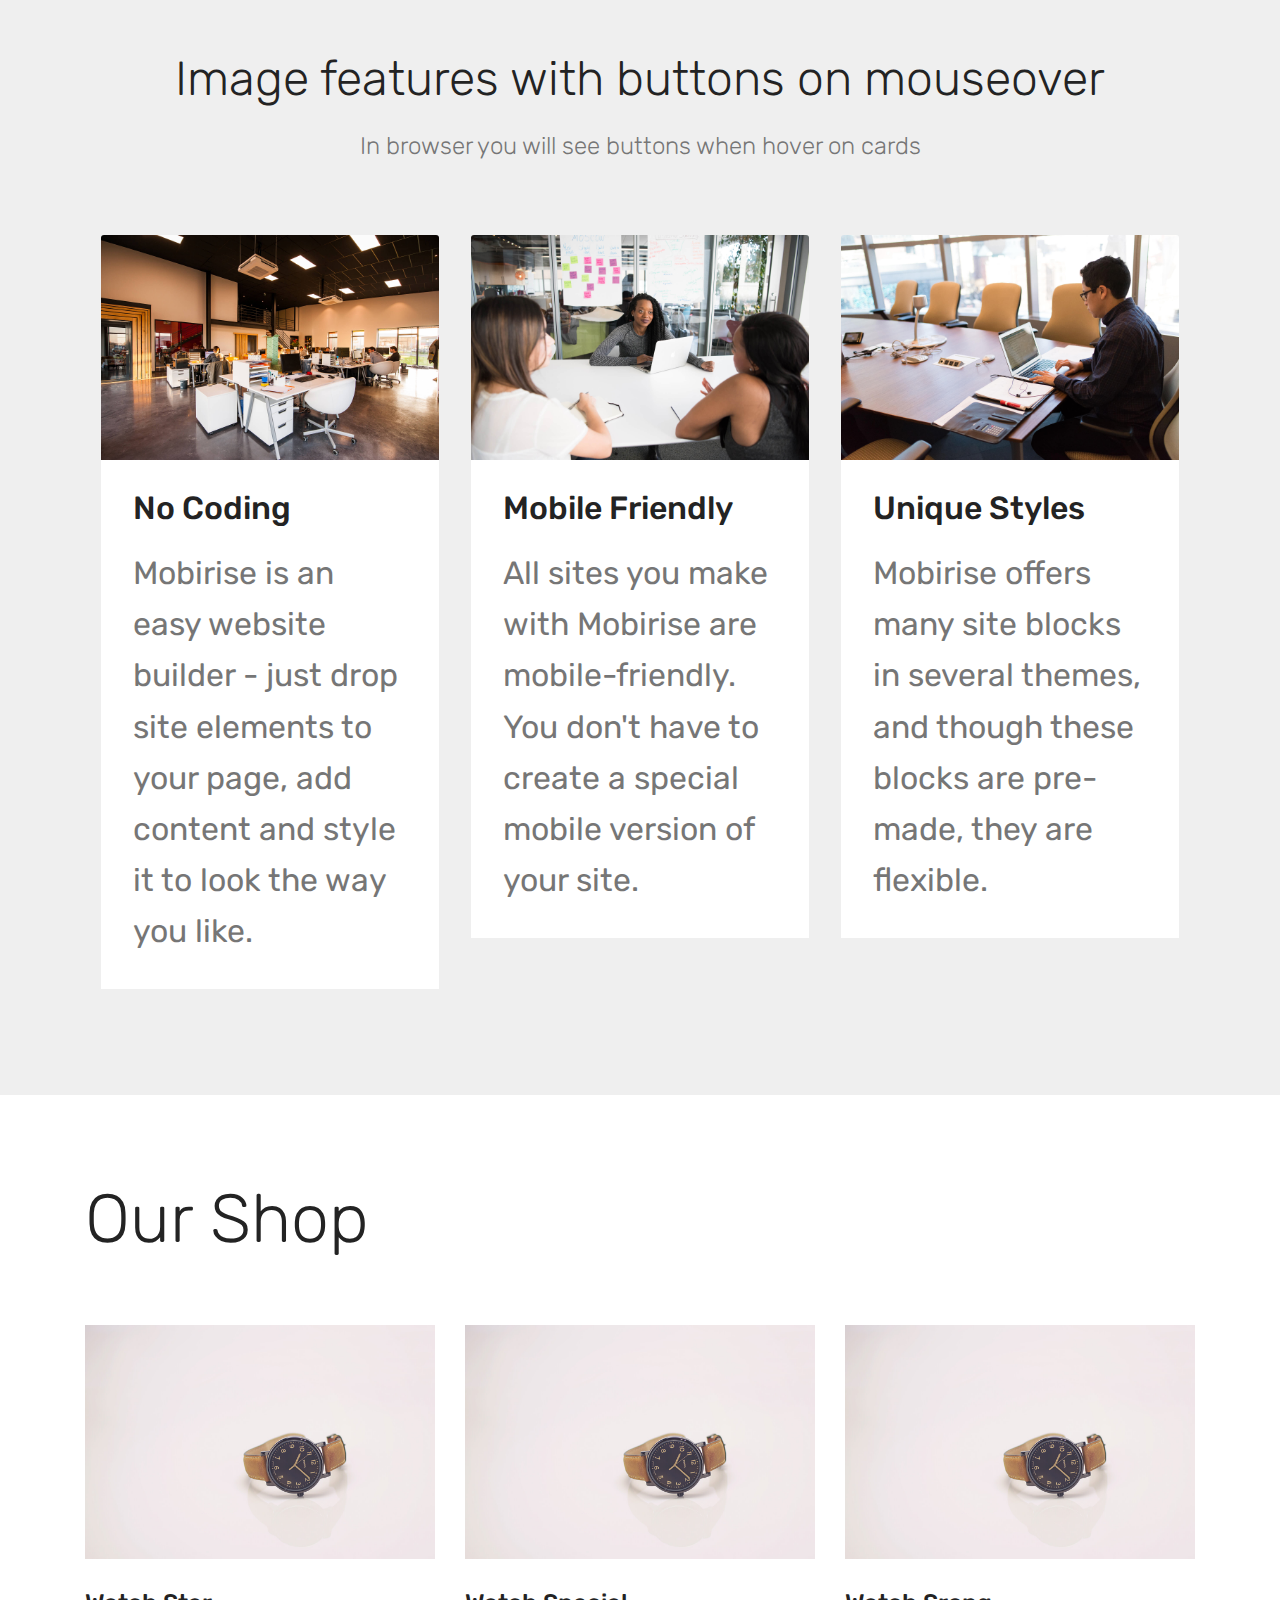
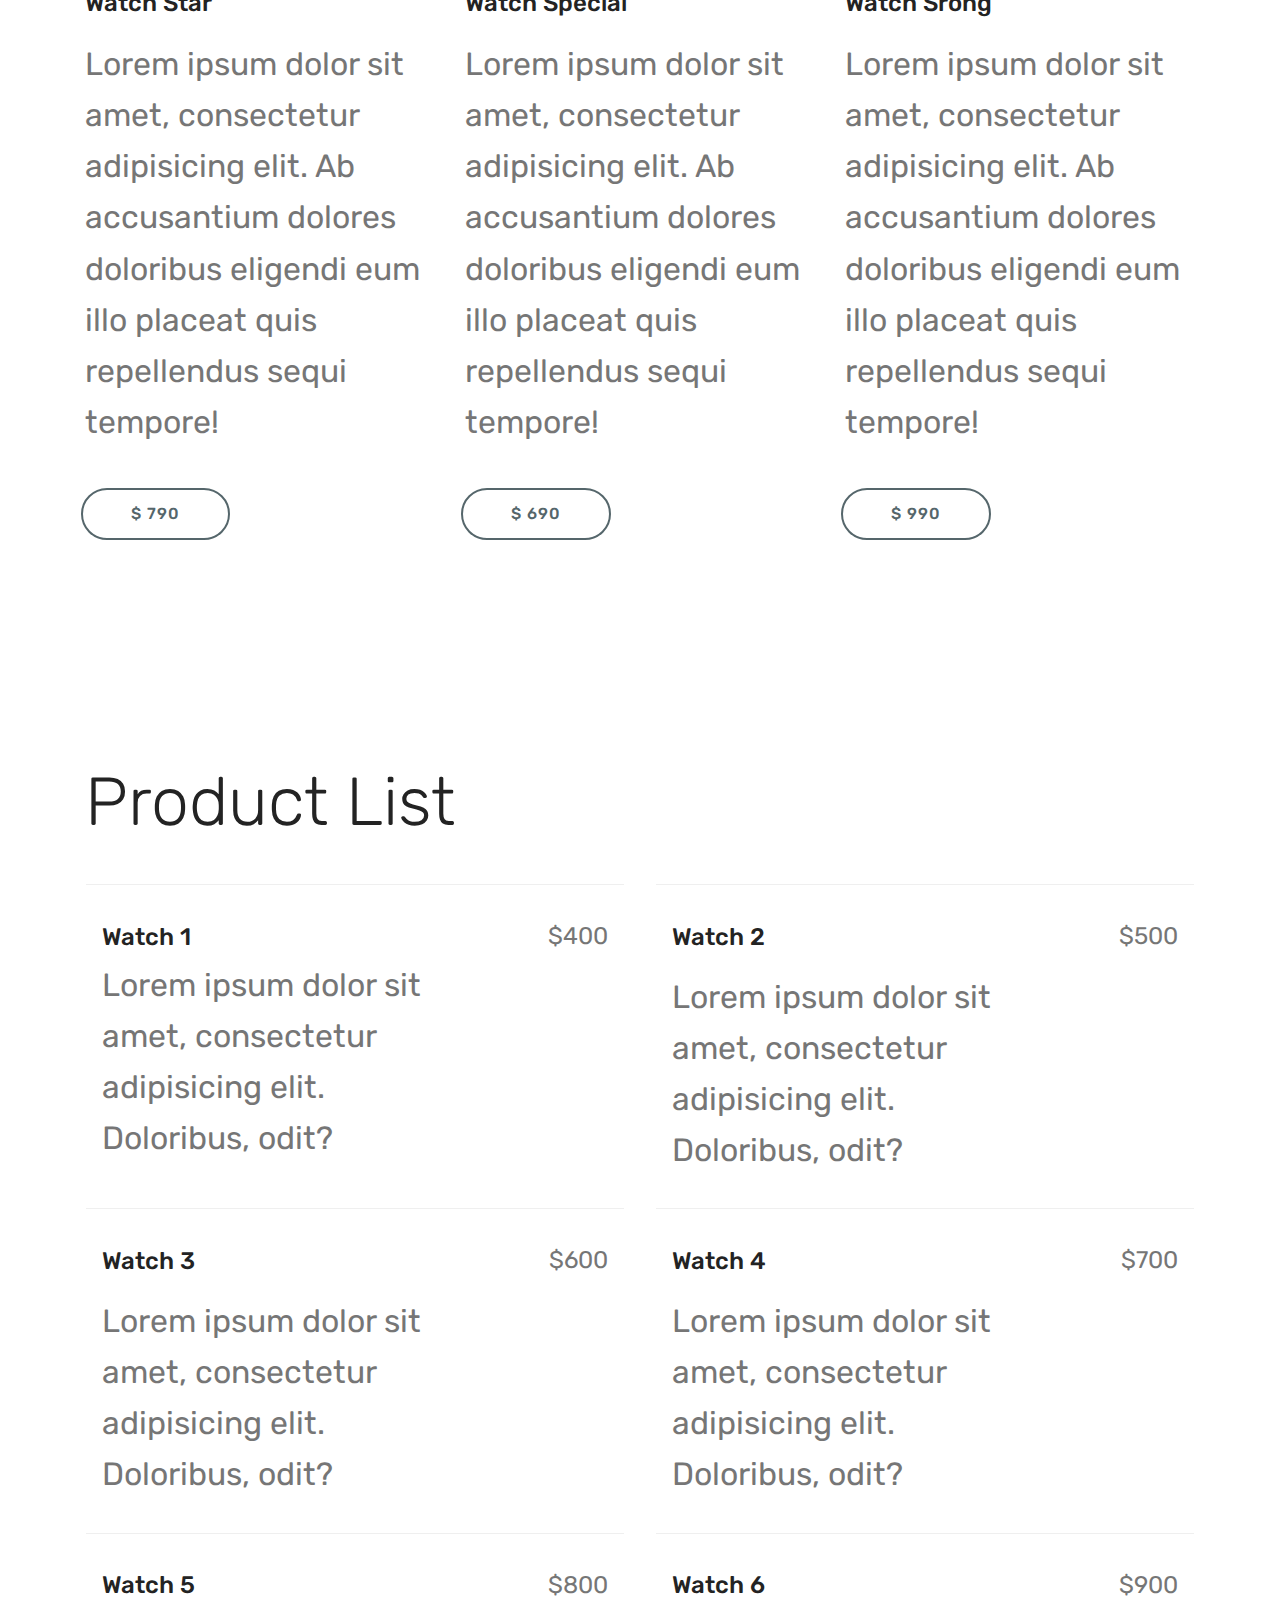
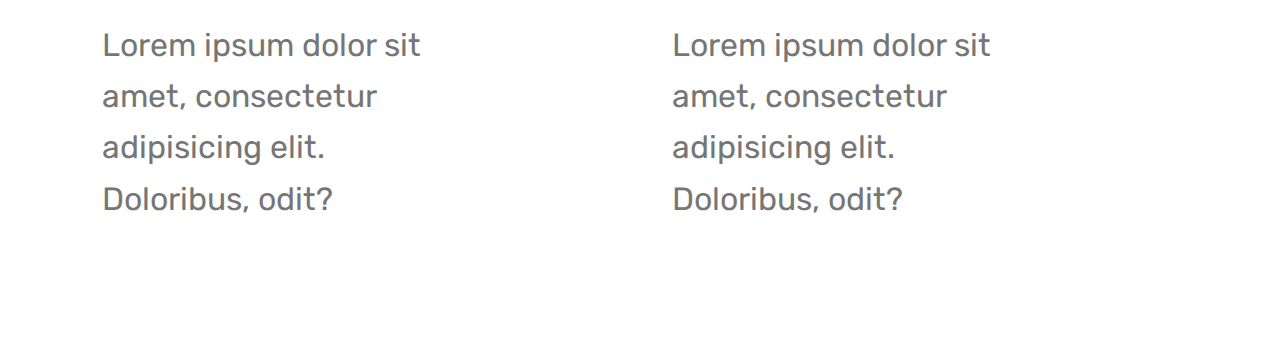
<file: page5.html>
<!DOCTYPE html>
<html >
<head>
  <!-- Site made with Mobirise Website Builder v4.9.5, https://mobirise.com -->
  <meta charset="UTF-8">
  <meta http-equiv="X-UA-Compatible" content="IE=edge">
  <meta name="generator" content="Mobirise v4.9.5, mobirise.com">
  <meta name="viewport" content="width=device-width, initial-scale=1, minimum-scale=1">
  <link rel="shortcut icon" href="assets/images/logo4.png" type="image/x-icon">
  <meta name="description" content="Web Builder Description">
  <title>Page 5</title>
  <link rel="stylesheet" href="assets/tether/tether.min.css">
  <link rel="stylesheet" href="assets/bootstrap/css/bootstrap.min.css">
  <link rel="stylesheet" href="assets/bootstrap/css/bootstrap-grid.min.css">
  <link rel="stylesheet" href="assets/bootstrap/css/bootstrap-reboot.min.css">
  <link rel="stylesheet" href="assets/as-pie-progress/css/progress.min.css">
  <link rel="stylesheet" href="assets/theme/css/style.css">
  <link rel="stylesheet" href="assets/mobirise/css/mbr-additional.css" type="text/css">
  
  
  
</head>
<body>
  <section class="progress-bars1 cid-rkrWYn14xy" id="progress-bars1-0">
    
    

    

    <div class="container">
        <h2 class="mbr-section-title pb-2 align-center mbr-fonts-style display-2">
            Horizontal progress bars
        </h2>

        <h3 class="mbr-section-subtitle pb-5 mbr-fonts-style display-5">
            Click blue "Gear" icon in the top right corner to hide/show progress bars and change them color and value. Click text to edit or style it.
        </h3>

        <div class="progress_elements">
            <div class="progress1 pb-5">
                <div class="title-wrap">
                    <div class="progressbar-title mbr-fonts-style display-7">
                        <p>
                            Amenity
                        </p>
                    </div>
                    <div class="progress_value mbr-fonts-style display-7">
                        <div class="progressbar-number"></div>
                        <span>%</span>
                    </div>
                </div>
                <progress class="progress progress-primary" max="100" value="70">
                </progress>
            </div>
            
            <div class="progress2 pb-5">
                <div class="title-wrap">
                    <div class="progressbar-title mbr-fonts-style display-7">
                        <p>
                           Publick transport
                        </p>
                    </div>
                <div class="progress_value mbr-fonts-style display-7">
                    <div class="progressbar-number"></div>
                    <span>%</span>
                </div>
                </div>
                <progress class="progress progress-primary" max="100" value="80">
                </progress>
            </div>
            
            <div class="progress3 pb-5">
                <div class="title-wrap">
                    <div class="progressbar-title mbr-fonts-style display-7">
                        <p>
                            Nightlife
                        </p>
                    </div>
                    <div class="progress_value mbr-fonts-style display-7">
                        <div class="progressbar-number"></div>
                        <span>%</span>
                    </div>
                </div>
                <progress class="progress progress-primary" max="100" value="90">
                </progress>
            </div>
            
            <div class="progress4">
                <div class="title-wrap">
                    <div class="progressbar-title mbr-fonts-style display-7">
                        <p>
                            Safety
                        </p>
                    </div>
                <div class="progress_value mbr-fonts-style display-7">
                    <div class="progressbar-number"></div>
                    <span>%</span>
                </div>
                </div>
                <progress class="progress progress-primary" max="100" value="100">
                </progress>
            </div>
        </div>
    </div>
</section>

<section class="engine"><a href="https://mobirise.info/l">free site templates</a></section><section class="progress-bars2 cid-rkrX08vwpB" id="progress-bars2-1">
    
     

    

    <div class="container">
        <h2 class="mbr-section-title pb-3 align-center mbr-fonts-style display-2">
            Horizontal progress bars with text block
        </h2>

        <h3 class="mbr-section-subtitle mbr-fonts-style display-5">
            Click blue "Gear" icon in the top right corner to hide/show progress bars and change them color and value. Click any text to edit or style it.
        </h3>

        <div class="row pt-5 mt-5">
            <div class="col-md-6 text-elements">
                <h4 class="section-content-title pb-3 align-left mbr-fonts-style display-5">
                    A modular approach  
                </h4>
                <p class="section-content-text align-left mbr-fonts-style display-7">
                    Make your own website in a few clicks! Mobirise helps you cut down development time by providing you with a flexible website editor with a drag and drop interface. Mobirise Website Builder creates responsive, retina and mobile friendly websites in a few clicks. Mobirise is one of the easiest website development tools available today. It also gives you the freedom to develop as many websites as you like given the fact that it is a desktop app.
                </p>
            </div>
            <div class="progress_elements col-md-6">
                <div class="progress1 pb-5">
                    <div class="title-wrap">
                        <div class="progressbar-title mbr-fonts-style display-7">
                            <p>
                                Amenity
                            </p>
                        </div>
                        <div class="progress_value mbr-fonts-style display-7">
                            <div class="progressbar-number">
                            </div>
                            <span>%</span>
                        </div>
                    </div>
                    <progress class="progress progress-primary " max="100" value="100">
                    </progress>
                </div>
                 
                <div class="progress2 pb-5">
                    <div class="title-wrap">
                        <div class="progressbar-title mbr-fonts-style display-7">
                            <p>
                                Public transport
                            </p>
                        </div>
                    <div class="progress_value mbr-fonts-style display-7">
                        <div class="progressbar-number">
                        </div>
                        <span>%</span>
                    </div>
                    </div>
                    <progress class="progress progress-primary" max="100" value="90">
                    </progress>
                </div>
                
                <div class="progress3 pb-5">
                    <div class="title-wrap">
                        <div class="progressbar-title mbr-fonts-style display-7">
                            <p>
                                Nightlife
                            </p>
                        </div>
                    <div class="progress_value mbr-fonts-style display-7">
                        <div class="progressbar-number">
                        </div>
                        <span>%</span>
                    </div>
                    </div>
                    <progress class="progress progress-primary" max="100" value="80">
                    </progress>
                </div>
                
                
            
                
            </div>
        </div>
    </div>
</section>

<section class="progress-bars3 cid-rkrX1d3pBz" id="progress-bars3-2">
 
     

    
    
    <div class="container">
        <h2 class="mbr-section-title pb-3 align-center mbr-fonts-style display-2">
            Circle progress bars
        </h2>

        <h3 class="mbr-section-subtitle mbr-fonts-style display-5">
            Mobirise has provided for website developers a growing library of modern blocks which can be used either partially or in full for every website developed through the builder.
        </h3>
    
        <div class="media-container-row pt-5 mt-2">
            <div class="card p-3 align-center">
                <div class="wrap">
                    <div class="pie_progress progress1" role="progressbar" data-goal="50">
                        <p class="pie_progress__number mbr-fonts-style display-5"></p>
                    </div>
                </div> 
                <div class="mbr-crt-title pt-3">
                    <h4 class="card-title py-2 mbr-fonts-style display-5">
                        Amenity
                    </h4>
                </div>                 
            </div>

            <div class="card p-3 align-center">
                <div class="wrap">
                    <div class="pie_progress progress2" role="progressbar" data-goal="60">
                        <p class="pie_progress__number mbr-fonts-style display-5"></p>
                    </div>
                </div> 
                <div class="mbr-crt-title pt-3">
                    <h4 class="card-title py-2 mbr-fonts-style display-5">
                        Publick transport
                    </h4>
                </div>                 
            </div>

            <div class="card p-3 align-center">
                <div class="wrap">
                    <div class="pie_progress progress3" role="progressbar" data-goal="70">
                        <p class="pie_progress__number mbr-fonts-style display-5"></p>
                    </div>
                </div> 
                <div class="mbr-crt-title pt-3">
                    <h4 class="card-title py-2 mbr-fonts-style display-5">
                        Nightlife
                    </h4>
                </div>                 
            </div>

            

            

            
        </div>
</div></section>

<section class="progress-bars3 cid-rkrX30wkEA" id="progress-bars3-3">
 
     

    
    
    <div class="container">
        <h2 class="mbr-section-title pb-3 align-center mbr-fonts-style display-2">
            Circle progress bars
        </h2>

        <h3 class="mbr-section-subtitle mbr-fonts-style display-5">
            Mobirise has provided for website developers a growing library of modern blocks which can be used either partially or in full for every website developed through the builder.
        </h3>
    
        <div class="media-container-row pt-5 mt-2">
            <div class="card p-3 align-center">
                <div class="wrap">
                    <div class="pie_progress progress1" role="progressbar" data-goal="50">
                        <p class="pie_progress__number mbr-fonts-style display-5"></p>
                    </div>
                </div> 
                <div class="mbr-crt-title pt-3">
                    <h4 class="card-title py-2 mbr-fonts-style display-5">
                        Amenity
                    </h4>
                </div>                 
            </div>

            <div class="card p-3 align-center">
                <div class="wrap">
                    <div class="pie_progress progress2" role="progressbar" data-goal="60">
                        <p class="pie_progress__number mbr-fonts-style display-5"></p>
                    </div>
                </div> 
                <div class="mbr-crt-title pt-3">
                    <h4 class="card-title py-2 mbr-fonts-style display-5">
                        Publick transport
                    </h4>
                </div>                 
            </div>

            <div class="card p-3 align-center">
                <div class="wrap">
                    <div class="pie_progress progress3" role="progressbar" data-goal="70">
                        <p class="pie_progress__number mbr-fonts-style display-5"></p>
                    </div>
                </div> 
                <div class="mbr-crt-title pt-3">
                    <h4 class="card-title py-2 mbr-fonts-style display-5">
                        Nightlife
                    </h4>
                </div>                 
            </div>

            

            

            
        </div>
</div></section>

<section class="features18 popup-btn-cards cid-rkrXeiwgIJ" id="features18-4">

    

    
    <div class="container">
        <h2 class="mbr-section-title pb-3 align-center mbr-fonts-style display-2">
            Image features with buttons on mouseover
        </h2>
        <h3 class="mbr-section-subtitle display-5 align-center mbr-fonts-style mbr-light">
            In browser you will see buttons when hover on cards
        </h3>
        <div class="media-container-row pt-5 ">
            <div class="card p-3 col-12 col-md-6 col-lg-4">
                <div class="card-wrapper ">
                    <div class="card-img">
                        <div class="mbr-overlay"></div>
                        <div class="mbr-section-btn text-center">
                            <a href="https://mobirise.co" class="btn btn-primary display-4">Learn More</a>
                        </div>
                        <img src="assets/images/background1.jpg" alt="Mobirise">
                    </div>
                    <div class="card-box">
                        <h4 class="card-title mbr-fonts-style display-7">
                            No Coding
                        </h4>
                        <p class="mbr-text mbr-fonts-style align-left display-7">
                            Mobirise is an easy website builder - just drop site elements to your page, add content and style it to look the way you like.
                        </p>
                    </div>
                </div>
            </div>
            <div class="card p-3 col-12 col-md-6 col-lg-4">
                <div class="card-wrapper">
                    <div class="card-img">
                        <div class="mbr-overlay"></div>
                        <div class="mbr-section-btn text-center">
                            <a href="https://mobirise.co" class="btn btn-primary display-4">Learn More</a>
                        </div>
                        <img src="assets/images/background2.jpg" alt="Mobirise">
                    </div>
                    <div class="card-box">
                        <h4 class="card-title mbr-fonts-style display-7">
                            Mobile Friendly
                        </h4>
                        <p class="mbr-text mbr-fonts-style display-7">
                           All sites you make with Mobirise are mobile-friendly. You don't have to create a special mobile version of your site.
                        </p>
                    </div>
                </div>
            </div>

            <div class="card p-3 col-12 col-md-6 col-lg-4">
                <div class="card-wrapper">
                    <div class="card-img">
                        <div class="mbr-overlay"></div>
                        <div class="mbr-section-btn text-center">
                            <a href="https://mobirise.co" class="btn btn-primary display-4">Learn More</a>
                        </div>
                        <img src="assets/images/background3.jpg" alt="Mobirise">
                    </div>
                    <div class="card-box">
                        <h4 class="card-title mbr-fonts-style display-7">
                            Unique Styles
                        </h4>
                        <p class="mbr-text mbr-fonts-style display-7">
                            Mobirise offers many site blocks in several themes, and though these blocks are pre-made, they are flexible.
                        </p>
                    </div>
                </div>
            </div>

            
        </div>
    </div>
</section>

<section class="services1 cid-rkrXhoCvKe" id="services1-5">
    <!---->
    
    <!---->
    <!--Overlay-->
    
    <!--Container-->
    <div class="container">
        <div class="row justify-content-center">
            <!--Titles-->
            <div class="title pb-5 col-12">
                <h2 class="align-left pb-3 mbr-fonts-style display-1">
                    Our Shop
                </h2>
                
            </div>
            <!--Card-1-->
            <div class="card col-12 col-md-6 col-lg-4">
                <div class="card-wrapper">
                    <div class="card-img">
                        <img src="assets/images/product1.jpg" alt="Mobirise">
                    </div>
                    <div class="card-box pb-md-5">
                        <h4 class="card-title mbr-fonts-style display-5">
                            Watch Star
                        </h4>
                        <p class="mbr-text mbr-fonts-style display-7">
                            Lorem ipsum dolor sit amet, consectetur adipisicing elit. Ab accusantium dolores doloribus
                            eligendi eum illo placeat quis repellendus sequi tempore!
                        </p>
                        <!--Btn-->
                        <div class="mbr-section-btn align-left">
                            <a href="https://mobirise.co" class="btn btn-warning-outline display-4">
                                $ 790
                            </a>
                        </div>
                    </div>
                </div>
            </div>
            <!--Card-2-->
            <div class="card col-12 col-md-6 col-lg-4">
                <div class="card-wrapper">
                    <div class="card-img">
                        <img src="assets/images/product1.jpg" alt="Mobirise">
                    </div>
                    <div class="card-box pb-md-5">
                        <h4 class="card-title mbr-fonts-style display-5">
                            Watch Special
                        </h4>
                        <p class="mbr-text mbr-fonts-style display-7">
                            Lorem ipsum dolor sit amet, consectetur adipisicing elit. Ab accusantium dolores doloribus
                            eligendi eum illo placeat quis repellendus sequi tempore!
                        </p>
                        <!--Btn-->
                        <div class="mbr-section-btn align-left">
                            <a href="https://mobirise.co" class="btn btn-warning-outline display-4">
                                $ 690
                            </a>
                        </div>
                    </div>
                </div>
            </div>
            <!--Card-3-->
            <div class="card col-12 col-md-6 col-lg-4 last-child">
                <div class="card-wrapper">
                    <div class="card-img">
                        <img src="assets/images/product1.jpg" alt="Mobirise">
                    </div>
                    <div class="card-box">
                        <h4 class="card-title mbr-fonts-style display-5">
                            Watch Srong
                        </h4>
                        <p class="mbr-text mbr-fonts-style display-7">
                            Lorem ipsum dolor sit amet, consectetur adipisicing elit. Ab accusantium dolores doloribus
                            eligendi eum illo placeat quis repellendus sequi tempore!
                        </p>
                        <!--Btn-->
                        <div class="mbr-section-btn align-left">
                            <a href="https://mobirise.co" class="btn btn-warning-outline display-4">
                                $ 990
                            </a>
                        </div>
                    </div>
                </div>
            </div>
            <!--Card-4-->
            
        </div>
    </div>
</section>

<section class="services3 cid-rkrXj0FADo" id="services3-6">
    <!---->
    
    <!---->
    <!--Overlay-->
    
    <!--Container-->
    <div class="container">
        <div class="row">
            <!--Titles-->
            <div class="title pb-5 col-12">
                <h2 class="align-left mbr-fonts-style display-1">
                    Product List
                </h2>
                
            </div>
            <!--Card-1-->
            <div class="card px-3 col-12 col-md-6">
                <div class="card-wrapper media-container-row media-container-row">
                    <div class="card-box">
                        <div class="top-line pb-1">
                            <h4 class="card-title mbr-fonts-style display-5">
                                Watch 1
                            </h4>
                            <p class="mbr-text card-title cost mbr-fonts-style m-0 display-5">
                                $400
                            </p>
                        </div>
                        <div class="bottom-line">
                            <p class="mbr-text mbr-fonts-style display-7">
                                Lorem ipsum dolor sit amet, consectetur adipisicing elit. Doloribus, odit?
                            </p>
                        </div>
                    </div>
                </div>
            </div>
            <!--Card-2-->
            <div class="card px-3 col-12 col-md-6">
                <div class="card-wrapper media-container-row media-container-row">
                    <div class="card-box">
                        <div class="top-line pb-3">
                            <h4 class="card-title mbr-fonts-style display-5">
                                Watch 2
                            </h4>
                            <p class="mbr-text card-title cost mbr-fonts-style m-0 display-5">
                                $500
                            </p>
                        </div>
                        <div class="bottom-line">
                            <p class="mbr-text mbr-fonts-style display-7">
                                Lorem ipsum dolor sit amet, consectetur adipisicing elit. Doloribus, odit?
                            </p>
                        </div>
                    </div>
                </div>
            </div>
            <!--Card-3-->
            <div class="card px-3 col-12 col-md-6">
                <div class="card-wrapper media-container-row media-container-row">
                    <div class="card-box">
                        <div class="top-line pb-3">
                            <h4 class="card-title mbr-fonts-style display-5">
                                Watch 3
                            </h4>
                            <p class="mbr-text card-title cost mbr-fonts-style m-0 display-5">
                                $600
                            </p>
                        </div>
                        <div class="bottom-line">
                            <p class="mbr-text mbr-fonts-style display-7">
                                Lorem ipsum dolor sit amet, consectetur adipisicing elit. Doloribus, odit?
                            </p>
                        </div>
                    </div>
                </div>
            </div>
            <!--Card-4-->
            <div class="card px-3 col-12 col-md-6">
                <div class="card-wrapper media-container-row media-container-row">
                    <div class="card-box">
                        <div class="top-line pb-3">
                            <h4 class="card-title mbr-fonts-style display-5">
                                Watch 4
                            </h4>
                            <p class="mbr-text card-title cost mbr-fonts-style m-0 display-5">
                                $700
                            </p>
                        </div>
                        <div class="bottom-line">
                            <p class="mbr-text mbr-fonts-style display-7">
                                Lorem ipsum dolor sit amet, consectetur adipisicing elit. Doloribus, odit?
                            </p>
                        </div>
                    </div>
                </div>
            </div>
            <!--Card-5-->
            <div class="card px-3 col-12 col-md-6">
                <div class="card-wrapper media-container-row media-container-row">
                    <div class="card-box">
                        <div class="top-line pb-3">
                            <h4 class="card-title mbr-fonts-style display-5">
                                Watch 5
                            </h4>
                            <p class="mbr-text card-title cost mbr-fonts-style m-0 display-5">
                                $800
                            </p>
                        </div>
                        <div class="bottom-line">
                            <p class="mbr-text mbr-fonts-style display-7">
                                Lorem ipsum dolor sit amet, consectetur adipisicing elit. Doloribus, odit?
                            </p>
                        </div>
                    </div>
                </div>
            </div>
            <!--Card-6-->
            <div class="card px-3 col-12 col-md-6">
                <div class="card-wrapper media-container-row media-container-row">
                    <div class="card-box">
                        <div class="top-line pb-3">
                            <h4 class="card-title mbr-fonts-style display-5">
                                Watch 6
                            </h4>
                            <p class="mbr-text card-title cost mbr-fonts-style m-0 display-5">
                                $900
                            </p>
                        </div>
                        <div class="bottom-line">
                            <p class="mbr-text mbr-fonts-style display-7">
                                Lorem ipsum dolor sit amet, consectetur adipisicing elit. Doloribus, odit?
                            </p>
                        </div>
                    </div>
                </div>
            </div>
            <!--Card-7-->
            
            <!--Card-8-->
            
            <!--Card-9-->
            
            <!--Card-10-->
            
            <!--Card-11-->
            
            <!--Card-12-->
            
        </div>
    </div>
</section>


  <script src="assets/web/assets/jquery/jquery.min.js"></script>
  <script src="assets/popper/popper.min.js"></script>
  <script src="assets/tether/tether.min.js"></script>
  <script src="assets/bootstrap/js/bootstrap.min.js"></script>
  <script src="assets/smoothscroll/smooth-scroll.js"></script>
  <script src="assets/as-pie-progress/jquery-as-pie-progress.min.js"></script>
  <script src="assets/mbr-popup-btns/mbr-popup-btns.js"></script>
  <script src="assets/theme/js/script.js"></script>
  
  
</body>
</html>
</file>
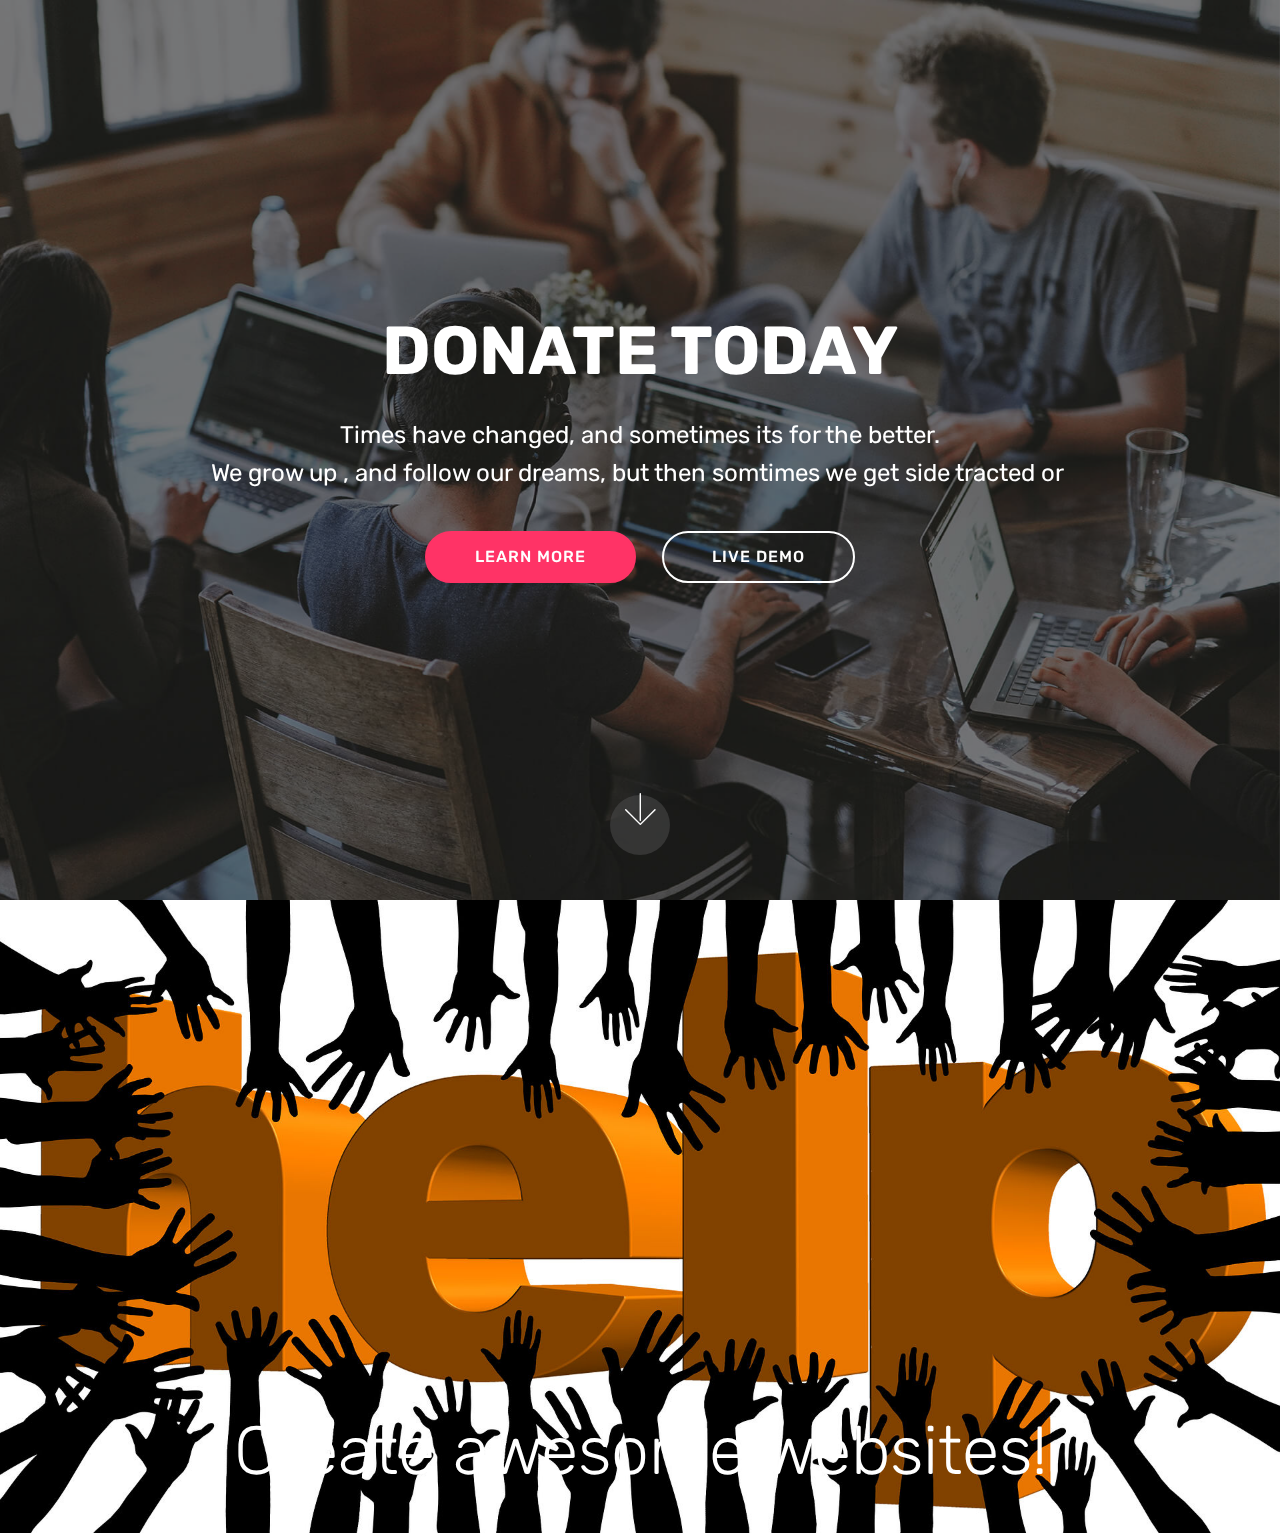
<file: page6.html>
<!DOCTYPE html>
<html >
<head>
  <!-- Site made with Mobirise Website Builder v4.9.5, https://mobirise.com -->
  <meta charset="UTF-8">
  <meta http-equiv="X-UA-Compatible" content="IE=edge">
  <meta name="generator" content="Mobirise v4.9.5, mobirise.com">
  <meta name="viewport" content="width=device-width, initial-scale=1, minimum-scale=1">
  <link rel="shortcut icon" href="assets/images/logo4.png" type="image/x-icon">
  <meta name="description" content="Website Builder Description">
  <title>The Family Purse Donation</title>
  <link rel="stylesheet" href="assets/web/assets/mobirise-icons/mobirise-icons.css">
  <link rel="stylesheet" href="assets/tether/tether.min.css">
  <link rel="stylesheet" href="assets/bootstrap/css/bootstrap.min.css">
  <link rel="stylesheet" href="assets/bootstrap/css/bootstrap-grid.min.css">
  <link rel="stylesheet" href="assets/bootstrap/css/bootstrap-reboot.min.css">
  <link rel="stylesheet" href="assets/theme/css/style.css">
  <link rel="stylesheet" href="assets/mobirise/css/mbr-additional.css" type="text/css">
  
  
  
</head>
<body>
  <section class="cid-rmTzaiVi2o mbr-fullscreen mbr-parallax-background" id="header2-1f">

    

    <div class="mbr-overlay" style="opacity: 0.5; background-color: rgb(35, 35, 35);"></div>

    <div class="container align-center">
        <div class="row justify-content-md-center">
            <div class="mbr-white col-md-10">
                <h1 class="mbr-section-title mbr-bold pb-3 mbr-fonts-style display-1">DONATE TODAY</h1>
                
                <p class="mbr-text pb-3 mbr-fonts-style display-5">Times have changed, and sometimes its for the better.<br>We grow up , and follow our dreams, but then somtimes we get side tracted or&nbsp;</p>
                <div class="mbr-section-btn">
                    <a class="btn btn-md btn-secondary display-4" href="https://mobirise.co">LEARN MORE</a>
                    <a class="btn btn-md btn-white-outline display-4" href="https://mobirise.co">LIVE DEMO</a>
                </div>
            </div>
        </div>
    </div>
    <div class="mbr-arrow hidden-sm-down" aria-hidden="true">
        <a href="#next">
            <i class="mbri-down mbr-iconfont"></i>
        </a>
    </div>
</section>

<section class="engine"><a href="https://mobirise.info/p">site templates free download</a></section><section class="cid-rmTzh29GDh" id="image2-1g">

    

    <figure class="mbr-figure">
        <div class="image-block" style="width: 100%;">
            <img src="assets/images/mbr-1920x949.jpg" alt="Mobirise" title="">
            <figcaption class="mbr-figure-caption mbr-figure-caption-over">
                <div class="pb-5 px-3 mbr-white align-center mbr-fonts-style display-1">
                    Create awesome websites!
                </div>
            </figcaption>
        </div>
    </figure>
</section>


  <script src="assets/web/assets/jquery/jquery.min.js"></script>
  <script src="assets/popper/popper.min.js"></script>
  <script src="assets/tether/tether.min.js"></script>
  <script src="assets/bootstrap/js/bootstrap.min.js"></script>
  <script src="assets/smoothscroll/smooth-scroll.js"></script>
  <script src="assets/parallax/jarallax.min.js"></script>
  <script src="assets/theme/js/script.js"></script>
  
  
</body>
</html>
</file>
<file: assets/web/assets/mobirise-icons/mobirise-icons.css>
@font-face {
  font-family: 'MobiriseIcons';
  src:  url('mobirise-icons.eot?spat4u');
  src:  url('mobirise-icons.eot?spat4u#iefix') format('embedded-opentype'),
    url('mobirise-icons.ttf?spat4u') format('truetype'),
    url('mobirise-icons.woff?spat4u') format('woff'),
    url('mobirise-icons.svg?spat4u#MobiriseIcons') format('svg');
  font-weight: normal;
  font-style: normal;
}

[class^="mbri-"], [class*=" mbri-"] {
  /* use !important to prevent issues with browser extensions that change fonts */
  font-family: MobiriseIcons !important;
  speak: none;
  font-style: normal;
  font-weight: normal;
  font-variant: normal;
  text-transform: none;
  line-height: 1;

  /* Better Font Rendering =========== */
  -webkit-font-smoothing: antialiased;
  -moz-osx-font-smoothing: grayscale;
}

.mbri-add-submenu:before {
  content: "\e900";
}
.mbri-alert:before {
  content: "\e901";
}
.mbri-align-center:before {
  content: "\e902";
}
.mbri-align-justify:before {
  content: "\e903";
}
.mbri-align-left:before {
  content: "\e904";
}
.mbri-align-right:before {
  content: "\e905";
}
.mbri-android:before {
  content: "\e906";
}
.mbri-apple:before {
  content: "\e907";
}
.mbri-arrow-down:before {
  content: "\e908";
}
.mbri-arrow-next:before {
  content: "\e909";
}
.mbri-arrow-prev:before {
  content: "\e90a";
}
.mbri-arrow-up:before {
  content: "\e90b";
}
.mbri-bold:before {
  content: "\e90c";
}
.mbri-bookmark:before {
  content: "\e90d";
}
.mbri-bootstrap:before {
  content: "\e90e";
}
.mbri-briefcase:before {
  content: "\e90f";
}
.mbri-browse:before {
  content: "\e910";
}
.mbri-bulleted-list:before {
  content: "\e911";
}
.mbri-calendar:before {
  content: "\e912";
}
.mbri-camera:before {
  content: "\e913";
}
.mbri-cart-add:before {
  content: "\e914";
}
.mbri-cart-full:before {
  content: "\e915";
}
.mbri-cash:before {
  content: "\e916";
}
.mbri-change-style:before {
  content: "\e917";
}
.mbri-chat:before {
  content: "\e918";
}
.mbri-clock:before {
  content: "\e919";
}
.mbri-close:before {
  content: "\e91a";
}
.mbri-cloud:before {
  content: "\e91b";
}
.mbri-code:before {
  content: "\e91c";
}
.mbri-contact-form:before {
  content: "\e91d";
}
.mbri-credit-card:before {
  content: "\e91e";
}
.mbri-cursor-click:before {
  content: "\e91f";
}
.mbri-cust-feedback:before {
  content: "\e920";
}
.mbri-database:before {
  content: "\e921";
}
.mbri-delivery:before {
  content: "\e922";
}
.mbri-desktop:before {
  content: "\e923";
}
.mbri-devices:before {
  content: "\e924";
}
.mbri-down:before {
  content: "\e925";
}
.mbri-download:before {
  content: "\e989";
}
.mbri-drag-n-drop:before {
  content: "\e927";
}
.mbri-drag-n-drop2:before {
  content: "\e928";
}
.mbri-edit:before {
  content: "\e929";
}
.mbri-edit2:before {
  content: "\e92a";
}
.mbri-error:before {
  content: "\e92b";
}
.mbri-extension:before {
  content: "\e92c";
}
.mbri-features:before {
  content: "\e92d";
}
.mbri-file:before {
  content: "\e92e";
}
.mbri-flag:before {
  content: "\e92f";
}
.mbri-folder:before {
  content: "\e930";
}
.mbri-gift:before {
  content: "\e931";
}
.mbri-github:before {
  content: "\e932";
}
.mbri-globe:before {
  content: "\e933";
}
.mbri-globe-2:before {
  content: "\e934";
}
.mbri-growing-chart:before {
  content: "\e935";
}
.mbri-hearth:before {
  content: "\e936";
}
.mbri-help:before {
  content: "\e937";
}
.mbri-home:before {
  content: "\e938";
}
.mbri-hot-cup:before {
  content: "\e939";
}
.mbri-idea:before {
  content: "\e93a";
}
.mbri-image-gallery:before {
  content: "\e93b";
}
.mbri-image-slider:before {
  content: "\e93c";
}
.mbri-info:before {
  content: "\e93d";
}
.mbri-italic:before {
  content: "\e93e";
}
.mbri-key:before {
  content: "\e93f";
}
.mbri-laptop:before {
  content: "\e940";
}
.mbri-layers:before {
  content: "\e941";
}
.mbri-left-right:before {
  content: "\e942";
}
.mbri-left:before {
  content: "\e943";
}
.mbri-letter:before {
  content: "\e944";
}
.mbri-like:before {
  content: "\e945";
}
.mbri-link:before {
  content: "\e946";
}
.mbri-lock:before {
  content: "\e947";
}
.mbri-login:before {
  content: "\e948";
}
.mbri-logout:before {
  content: "\e949";
}
.mbri-magic-stick:before {
  content: "\e94a";
}
.mbri-map-pin:before {
  content: "\e94b";
}
.mbri-menu:before {
  content: "\e94c";
}
.mbri-mobile:before {
  content: "\e94d";
}
.mbri-mobile2:before {
  content: "\e94e";
}
.mbri-mobirise:before {
  content: "\e94f";
}
.mbri-more-horizontal:before {
  content: "\e950";
}
.mbri-more-vertical:before {
  content: "\e951";
}
.mbri-music:before {
  content: "\e952";
}
.mbri-new-file:before {
  content: "\e953";
}
.mbri-numbered-list:before {
  content: "\e954";
}
.mbri-opened-folder:before {
  content: "\e955";
}
.mbri-pages:before {
  content: "\e956";
}
.mbri-paper-plane:before {
  content: "\e957";
}
.mbri-paperclip:before {
  content: "\e958";
}
.mbri-photo:before {
  content: "\e959";
}
.mbri-photos:before {
  content: "\e95a";
}
.mbri-pin:before {
  content: "\e95b";
}
.mbri-play:before {
  content: "\e95c";
}
.mbri-plus:before {
  content: "\e95d";
}
.mbri-preview:before {
  content: "\e95e";
}
.mbri-print:before {
  content: "\e95f";
}
.mbri-protect:before {
  content: "\e960";
}
.mbri-question:before {
  content: "\e961";
}
.mbri-quote-left:before {
  content: "\e962";
}
.mbri-quote-right:before {
  content: "\e963";
}
.mbri-refresh:before {
  content: "\e964";
}
.mbri-responsive:before {
  content: "\e965";
}
.mbri-right:before {
  content: "\e966";
}
.mbri-rocket:before {
  content: "\e967";
}
.mbri-sad-face:before {
  content: "\e968";
}
.mbri-sale:before {
  content: "\e969";
}
.mbri-save:before {
  content: "\e96a";
}
.mbri-search:before {
  content: "\e96b";
}
.mbri-setting:before {
  content: "\e96c";
}
.mbri-setting2:before {
  content: "\e96d";
}
.mbri-setting3:before {
  content: "\e96e";
}
.mbri-share:before {
  content: "\e96f";
}
.mbri-shopping-bag:before {
  content: "\e970";
}
.mbri-shopping-basket:before {
  content: "\e971";
}
.mbri-shopping-cart:before {
  content: "\e972";
}
.mbri-sites:before {
  content: "\e973";
}
.mbri-smile-face:before {
  content: "\e974";
}
.mbri-speed:before {
  content: "\e975";
}
.mbri-star:before {
  content: "\e976";
}
.mbri-success:before {
  content: "\e977";
}
.mbri-sun:before {
  content: "\e978";
}
.mbri-sun2:before {
  content: "\e979";
}
.mbri-tablet:before {
  content: "\e97a";
}
.mbri-tablet-vertical:before {
  content: "\e97b";
}
.mbri-target:before {
  content: "\e97c";
}
.mbri-timer:before {
  content: "\e97d";
}
.mbri-to-ftp:before {
  content: "\e97e";
}
.mbri-to-local-drive:before {
  content: "\e97f";
}
.mbri-touch-swipe:before {
  content: "\e980";
}
.mbri-touch:before {
  content: "\e981";
}
.mbri-trash:before {
  content: "\e982";
}
.mbri-underline:before {
  content: "\e983";
}
.mbri-unlink:before {
  content: "\e984";
}
.mbri-unlock:before {
  content: "\e985";
}
.mbri-up-down:before {
  content: "\e986";
}
.mbri-up:before {
  content: "\e987";
}
.mbri-update:before {
  content: "\e988";
}
.mbri-upload:before {
 content: "\e926"; 
}
.mbri-user:before {
  content: "\e98a";
}
.mbri-user2:before {
  content: "\e98b";
}
.mbri-users:before {
  content: "\e98c";
}
.mbri-video:before {
  content: "\e98d";
}
.mbri-video-play:before {
  content: "\e98e";
}
.mbri-watch:before {
  content: "\e98f";
}
.mbri-website-theme:before {
  content: "\e990";
}
.mbri-wifi:before {
  content: "\e991";
}
.mbri-windows:before {
  content: "\e992";
}
.mbri-zoom-out:before {
  content: "\e993";
}
.mbri-redo:before {
  content: "\e994";
}
.mbri-undo:before {
  content: "\e995";
}
</file>
<file: assets/socicon/css/styles.css>
@charset "UTF-8";

@font-face {
  font-family: "socicon";
  src:url("../fonts/socicon.eot");
  src:url("../fonts/socicon.eot?#iefix") format("embedded-opentype"),
    url("../fonts/socicon.woff") format("woff"),
    url("../fonts/socicon.ttf") format("truetype"),
    url("../fonts/socicon.svg#socicon") format("svg");
  font-weight: normal;
  font-style: normal;

}

[data-icon]:before {
  font-family: "socicon" !important;
  content: attr(data-icon);
  font-style: normal !important;
  font-weight: normal !important;
  font-variant: normal !important;
  text-transform: none !important;
  speak: none;
  line-height: 1;
  -webkit-font-smoothing: antialiased;
  -moz-osx-font-smoothing: grayscale;
}

[class^="socicon-"]:before,
[class*=" socicon-"]:before {
  font-family: "socicon" !important;
  font-style: normal !important;
  font-weight: normal !important;
  font-variant: normal !important;
  text-transform: none !important;
  speak: none;
  line-height: 1;
  -webkit-font-smoothing: antialiased;
  -moz-osx-font-smoothing: grayscale;
}

.socicon-modelmayhem:before {
  content: "\e000";
}
.socicon-mixcloud:before {
  content: "\e001";
}
.socicon-drupal:before {
  content: "\e002";
}
.socicon-swarm:before {
  content: "\e003";
}
.socicon-istock:before {
  content: "\e004";
}
.socicon-yammer:before {
  content: "\e005";
}
.socicon-ello:before {
  content: "\e006";
}
.socicon-stackoverflow:before {
  content: "\e007";
}
.socicon-persona:before {
  content: "\e008";
}
.socicon-triplej:before {
  content: "\e009";
}
.socicon-houzz:before {
  content: "\e00a";
}
.socicon-rss:before {
  content: "\e00b";
}
.socicon-paypal:before {
  content: "\e00c";
}
.socicon-odnoklassniki:before {
  content: "\e00d";
}
.socicon-airbnb:before {
  content: "\e00e";
}
.socicon-periscope:before {
  content: "\e00f";
}
.socicon-outlook:before {
  content: "\e010";
}
.socicon-coderwall:before {
  content: "\e011";
}
.socicon-tripadvisor:before {
  content: "\e012";
}
.socicon-appnet:before {
  content: "\e013";
}
.socicon-goodreads:before {
  content: "\e014";
}
.socicon-tripit:before {
  content: "\e015";
}
.socicon-lanyrd:before {
  content: "\e016";
}
.socicon-slideshare:before {
  content: "\e017";
}
.socicon-buffer:before {
  content: "\e018";
}
.socicon-disqus:before {
  content: "\e019";
}
.socicon-vkontakte:before {
  content: "\e01a";
}
.socicon-whatsapp:before {
  content: "\e01b";
}
.socicon-patreon:before {
  content: "\e01c";
}
.socicon-storehouse:before {
  content: "\e01d";
}
.socicon-pocket:before {
  content: "\e01e";
}
.socicon-mail:before {
  content: "\e01f";
}
.socicon-blogger:before {
  content: "\e020";
}
.socicon-technorati:before {
  content: "\e021";
}
.socicon-reddit:before {
  content: "\e022";
}
.socicon-dribbble:before {
  content: "\e023";
}
.socicon-stumbleupon:before {
  content: "\e024";
}
.socicon-digg:before {
  content: "\e025";
}
.socicon-envato:before {
  content: "\e026";
}
.socicon-behance:before {
  content: "\e027";
}
.socicon-delicious:before {
  content: "\e028";
}
.socicon-deviantart:before {
  content: "\e029";
}
.socicon-forrst:before {
  content: "\e02a";
}
.socicon-play:before {
  content: "\e02b";
}
.socicon-zerply:before {
  content: "\e02c";
}
.socicon-wikipedia:before {
  content: "\e02d";
}
.socicon-apple:before {
  content: "\e02e";
}
.socicon-flattr:before {
  content: "\e02f";
}
.socicon-github:before {
  content: "\e030";
}
.socicon-renren:before {
  content: "\e031";
}
.socicon-friendfeed:before {
  content: "\e032";
}
.socicon-newsvine:before {
  content: "\e033";
}
.socicon-identica:before {
  content: "\e034";
}
.socicon-bebo:before {
  content: "\e035";
}
.socicon-zynga:before {
  content: "\e036";
}
.socicon-steam:before {
  content: "\e037";
}
.socicon-xbox:before {
  content: "\e038";
}
.socicon-windows:before {
  content: "\e039";
}
.socicon-qq:before {
  content: "\e03a";
}
.socicon-douban:before {
  content: "\e03b";
}
.socicon-meetup:before {
  content: "\e03c";
}
.socicon-playstation:before {
  content: "\e03d";
}
.socicon-android:before {
  content: "\e03e";
}
.socicon-snapchat:before {
  content: "\e03f";
}
.socicon-twitter:before {
  content: "\e040";
}
.socicon-facebook:before {
  content: "\e041";
}
.socicon-googleplus:before {
  content: "\e042";
}
.socicon-pinterest:before {
  content: "\e043";
}
.socicon-foursquare:before {
  content: "\e044";
}
.socicon-yahoo:before {
  content: "\e045";
}
.socicon-skype:before {
  content: "\e046";
}
.socicon-yelp:before {
  content: "\e047";
}
.socicon-feedburner:before {
  content: "\e048";
}
.socicon-linkedin:before {
  content: "\e049";
}
.socicon-viadeo:before {
  content: "\e04a";
}
.socicon-xing:before {
  content: "\e04b";
}
.socicon-myspace:before {
  content: "\e04c";
}
.socicon-soundcloud:before {
  content: "\e04d";
}
.socicon-spotify:before {
  content: "\e04e";
}
.socicon-grooveshark:before {
  content: "\e04f";
}
.socicon-lastfm:before {
  content: "\e050";
}
.socicon-youtube:before {
  content: "\e051";
}
.socicon-vimeo:before {
  content: "\e052";
}
.socicon-dailymotion:before {
  content: "\e053";
}
.socicon-vine:before {
  content: "\e054";
}
.socicon-flickr:before {
  content: "\e055";
}
.socicon-500px:before {
  content: "\e056";
}
.socicon-wordpress:before {
  content: "\e058";
}
.socicon-tumblr:before {
  content: "\e059";
}
.socicon-twitch:before {
  content: "\e05a";
}
.socicon-8tracks:before {
  content: "\e05b";
}
.socicon-amazon:before {
  content: "\e05c";
}
.socicon-icq:before {
  content: "\e05d";
}
.socicon-smugmug:before {
  content: "\e05e";
}
.socicon-ravelry:before {
  content: "\e05f";
}
.socicon-weibo:before {
  content: "\e060";
}
.socicon-baidu:before {
  content: "\e061";
}
.socicon-angellist:before {
  content: "\e062";
}
.socicon-ebay:before {
  content: "\e063";
}
.socicon-imdb:before {
  content: "\e064";
}
.socicon-stayfriends:before {
  content: "\e065";
}
.socicon-residentadvisor:before {
  content: "\e066";
}
.socicon-google:before {
  content: "\e067";
}
.socicon-yandex:before {
  content: "\e068";
}
.socicon-sharethis:before {
  content: "\e069";
}
.socicon-bandcamp:before {
  content: "\e06a";
}
.socicon-itunes:before {
  content: "\e06b";
}
.socicon-deezer:before {
  content: "\e06c";
}
.socicon-telegram:before {
  content: "\e06e";
}
.socicon-openid:before {
  content: "\e06f";
}
.socicon-amplement:before {
  content: "\e070";
}
.socicon-viber:before {
  content: "\e071";
}
.socicon-zomato:before {
  content: "\e072";
}
.socicon-draugiem:before {
  content: "\e074";
}
.socicon-endomodo:before {
  content: "\e075";
}
.socicon-filmweb:before {
  content: "\e076";
}
.socicon-stackexchange:before {
  content: "\e077";
}
.socicon-wykop:before {
  content: "\e078";
}
.socicon-teamspeak:before {
  content: "\e079";
}
.socicon-teamviewer:before {
  content: "\e07a";
}
.socicon-ventrilo:before {
  content: "\e07b";
}
.socicon-younow:before {
  content: "\e07c";
}
.socicon-raidcall:before {
  content: "\e07d";
}
.socicon-mumble:before {
  content: "\e07e";
}
.socicon-medium:before {
  content: "\e06d";
}
.socicon-bebee:before {
  content: "\e07f";
}
.socicon-hitbox:before {
  content: "\e080";
}
.socicon-reverbnation:before {
  content: "\e081";
}
.socicon-formulr:before {
  content: "\e082";
}
.socicon-instagram:before {
  content: "\e057";
}
.socicon-battlenet:before {
  content: "\e083";
}
.socicon-chrome:before {
  content: "\e084";
}
.socicon-discord:before {
  content: "\e086";
}
.socicon-issuu:before {
  content: "\e087";
}
.socicon-macos:before {
  content: "\e088";
}
.socicon-firefox:before {
  content: "\e089";
}
.socicon-opera:before {
  content: "\e08d";
}
.socicon-keybase:before {
  content: "\e090";
}
.socicon-alliance:before {
  content: "\e091";
}
.socicon-livejournal:before {
  content: "\e092";
}
.socicon-googlephotos:before {
  content: "\e093";
}
.socicon-horde:before {
  content: "\e094";
}
.socicon-etsy:before {
  content: "\e095";
}
.socicon-zapier:before {
  content: "\e096";
}
.socicon-google-scholar:before {
  content: "\e097";
}
.socicon-researchgate:before {
  content: "\e098";
}
.socicon-wechat:before {
  content: "\e099";
}
.socicon-strava:before {
  content: "\e09a";
}
.socicon-line:before {
  content: "\e09b";
}
.socicon-lyft:before {
  content: "\e09c";
}
.socicon-uber:before {
  content: "\e09d";
}
.socicon-songkick:before {
  content: "\e09e";
}
.socicon-viewbug:before {
  content: "\e09f";
}
.socicon-googlegroups:before {
  content: "\e0a0";
}
.socicon-quora:before {
  content: "\e073";
}
.socicon-diablo:before {
  content: "\e085";
}
.socicon-blizzard:before {
  content: "\e0a1";
}
.socicon-hearthstone:before {
  content: "\e08b";
}
.socicon-heroes:before {
  content: "\e08a";
}
.socicon-overwatch:before {
  content: "\e08c";
}
.socicon-warcraft:before {
  content: "\e08e";
}
.socicon-starcraft:before {
  content: "\e08f";
}
.socicon-beam:before {
  content: "\e0a2";
}
.socicon-curse:before {
  content: "\e0a3";
}
.socicon-player:before {
  content: "\e0a4";
}
.socicon-streamjar:before {
  content: "\e0a5";
}
.socicon-nintendo:before {
  content: "\e0a6";
}
.socicon-hellocoton:before {
  content: "\e0a7";
}
</file>
<file: assets/theme/css/style.css>
/*!
 * Mobirise v4 theme (https://mobirise.com/)
 * Copyright 2017 Mobirise
 */
section {
  background-color: #eeeeee; }

section,
.container,
.container-fluid {
  position: relative;
  word-wrap: break-word; }

a.mbr-iconfont:hover {
  text-decoration: none; }

.article .lead p, .article .lead ul, .article .lead ol, .article .lead pre, .article .lead blockquote {
  margin-bottom: 0; }

a {
  font-style: normal;
  font-weight: 400;
  cursor: pointer; }
  a, a:hover {
    text-decoration: none; }

figure {
  margin-bottom: 0; }

body {
  color: #232323; }

h1, h2, h3, h4, h5, h6,
.h1, .h2, .h3, .h4, .h5, .h6,
.display-1, .display-2, .display-3, .display-4 {
  line-height: 1;
  word-break: break-word;
  word-wrap: break-word; }

b, strong {
  font-weight: bold; }

blockquote {
  padding: 10px 0 10px 20px;
  position: relative;
  border-left: 2px solid;
  border-color: #ff3366; }

input:-webkit-autofill, input:-webkit-autofill:hover, input:-webkit-autofill:focus, input:-webkit-autofill:active {
  transition-delay: 9999s;
  transition-property: background-color, color; }

textarea[type="hidden"] {
  display: none; }

body {
  position: relative; }

section {
  background-position: 50% 50%;
  background-repeat: no-repeat;
  background-size: cover; }
  section .mbr-background-video,
  section .mbr-background-video-preview {
    position: absolute;
    bottom: 0;
    left: 0;
    right: 0;
    top: 0; }

.hidden {
  visibility: hidden; }

.mbr-z-index20 {
  z-index: 20; }

/*! Base colors */
.mbr-white {
  color: #ffffff; }

.mbr-black {
  color: #000000; }

.mbr-bg-white {
  background-color: #ffffff; }

.mbr-bg-black {
  background-color: #000000; }

/*! Text-aligns */
.align-left {
  text-align: left; }

.align-center {
  text-align: center; }

.align-right {
  text-align: right; }

@media (max-width: 767px) {
  .align-left, .align-center, .align-right, .mbr-section-btn, .mbr-section-title {
    text-align: center; } }
/*! Font-weight  */
.mbr-light {
  font-weight: 300; }

.mbr-regular {
  font-weight: 400; }

.mbr-semibold {
  font-weight: 500; }

.mbr-bold {
  font-weight: 700; }

/*! Media  */
.media-size-item {
  -webkit-flex: 1 1 auto;
  -moz-flex: 1 1 auto;
  -ms-flex: 1 1 auto;
  -o-flex: 1 1 auto;
  flex: 1 1 auto; }

.media-content {
  -webkit-flex-basis: 100%;
  flex-basis: 100%; }

.media-container-row {
  display: -ms-flexbox;
  display: -webkit-flex;
  display: flex;
  -webkit-flex-direction: row;
  -ms-flex-direction: row;
  flex-direction: row;
  -webkit-flex-wrap: wrap;
  -ms-flex-wrap: wrap;
  flex-wrap: wrap;
  -webkit-justify-content: center;
  -ms-flex-pack: center;
  justify-content: center;
  -webkit-align-content: center;
  -ms-flex-line-pack: center;
  align-content: center;
  -webkit-align-items: start;
  -ms-flex-align: start;
  align-items: start; }
  .media-container-row .media-size-item {
    width: 400px; }

.media-container-column {
  display: -ms-flexbox;
  display: -webkit-flex;
  display: flex;
  -webkit-flex-direction: column;
  -ms-flex-direction: column;
  flex-direction: column;
  -webkit-flex-wrap: wrap;
  -ms-flex-wrap: wrap;
  flex-wrap: wrap;
  -webkit-justify-content: center;
  -ms-flex-pack: center;
  justify-content: center;
  -webkit-align-content: center;
  -ms-flex-line-pack: center;
  align-content: center;
  -webkit-align-items: stretch;
  -ms-flex-align: stretch;
  align-items: stretch; }
  .media-container-column > * {
    width: 100%; }

@media (min-width: 992px) {
  .media-container-row {
    -webkit-flex-wrap: nowrap;
    -ms-flex-wrap: nowrap;
    flex-wrap: nowrap; } }
figure {
  overflow: hidden; }

figure[mbr-media-size] {
  transition: width 0.1s; }

.mbr-figure img, .mbr-figure iframe {
  display: block;
  width: 100%; }

.card {
  background-color: transparent;
  border: none; }

.card-img {
  text-align: center;
  flex-shrink: 0;
  -webkit-flex-shrink: 0; }

.media {
  max-width: 100%;
  margin: 0 auto; }

.mbr-figure {
  -ms-flex-item-align: center;
  -ms-grid-row-align: center;
  -webkit-align-self: center;
  align-self: center; }

.media-container > div {
  max-width: 100%; }

.mbr-figure img, .card-img img {
  width: 100%; }

@media (max-width: 991px) {
  .media-size-item {
    width: auto !important; }

  .media {
    width: auto; }

  .mbr-figure {
    width: 100% !important; } }
/*! Buttons */
.mbr-section-btn {
  margin-left: -.25rem;
  margin-right: -.25rem;
  font-size: 0; }

nav .mbr-section-btn {
  margin-left: 0rem;
  margin-right: 0rem; }

/*! Btn icon margin */
.btn .mbr-iconfont, .btn.btn-sm .mbr-iconfont {
  cursor: pointer;
  margin-right: 0.5rem; }

.btn.btn-md .mbr-iconfont, .btn.btn-md .mbr-iconfont {
  margin-right: 0.8rem; }

.mbr-regular {
  font-weight: 400; }

.mbr-semibold {
  font-weight: 500; }

.mbr-bold {
  font-weight: 700; }

[type="submit"] {
  -webkit-appearance: none; }

/*! Full-screen */
.mbr-fullscreen .mbr-overlay {
  min-height: 100vh; }

.mbr-fullscreen {
  display: flex;
  display: -webkit-flex;
  display: -moz-flex;
  display: -ms-flex;
  display: -o-flex;
  align-items: center;
  -webkit-align-items: center;
  min-height: 100vh;
  padding-top: 3rem;
  padding-bottom: 3rem; }

/*! Map */
.map {
  height: 25rem;
  position: relative; }
  .map iframe {
    width: 100%;
    height: 100%; }

/* Form */
.form-asterisk {
  font-family: initial;
  position: absolute;
  top: -2px;
  font-weight: normal; }

/*! Scroll to top arrow */
.mbr-arrow-up {
  bottom: 25px;
  right: 90px;
  position: fixed;
  text-align: right;
  z-index: 5000;
  color: #ffffff;
  font-size: 32px;
  transform: rotate(180deg);
  -webkit-transform: rotate(180deg); }

.mbr-arrow-up a {
  background: rgba(0, 0, 0, 0.2);
  border-radius: 3px;
  color: #fff;
  display: inline-block;
  height: 60px;
  width: 60px;
  outline-style: none !important;
  position: relative;
  text-decoration: none;
  transition: all .3s ease-in-out;
  cursor: pointer;
  text-align: center; }
  .mbr-arrow-up a:hover {
    background-color: rgba(0, 0, 0, 0.4); }
  .mbr-arrow-up a i {
    line-height: 60px; }

.mbr-arrow-up-icon {
  display: block;
  color: #fff; }

.mbr-arrow-up-icon::before {
  content: "\203a";
  display: inline-block;
  font-family: serif;
  font-size: 32px;
  line-height: 1;
  font-style: normal;
  position: relative;
  top: 6px;
  left: -4px;
  -webkit-transform: rotate(-90deg);
  transform: rotate(-90deg); }

/*! Arrow Down */
.mbr-arrow {
  position: absolute;
  bottom: 45px;
  left: 50%;
  width: 60px;
  height: 60px;
  cursor: pointer;
  background-color: rgba(80, 80, 80, 0.5);
  border-radius: 50%;
  -webkit-transform: translateX(-50%);
  transform: translateX(-50%); }
  .mbr-arrow > a {
    display: inline-block;
    text-decoration: none;
    outline-style: none;
    -webkit-animation: arrowdown 1.7s ease-in-out infinite;
    animation: arrowdown 1.7s ease-in-out infinite; }
    .mbr-arrow > a > i {
      position: absolute;
      top: -2px;
      left: 15px;
      font-size: 2rem; }

@keyframes arrowdown {
  0% {
    transform: translateY(0px);
    -webkit-transform: translateY(0px); }
  50% {
    transform: translateY(-5px);
    -webkit-transform: translateY(-5px); }
  100% {
    transform: translateY(0px);
    -webkit-transform: translateY(0px); } }
@-webkit-keyframes arrowdown {
  0% {
    transform: translateY(0px);
    -webkit-transform: translateY(0px); }
  50% {
    transform: translateY(-5px);
    -webkit-transform: translateY(-5px); }
  100% {
    transform: translateY(0px);
    -webkit-transform: translateY(0px); } }
@media (max-width: 500px) {
  .mbr-arrow-up {
    left: 50%;
    right: auto;
    transform: translateX(-50%) rotate(180deg);
    -webkit-transform: translateX(-50%) rotate(180deg); } }
/*Gradients animation*/
@keyframes gradient-animation {
  from {
    background-position: 0% 100%;
    animation-timing-function: ease-in-out; }
  to {
    background-position: 100% 0%;
    animation-timing-function: ease-in-out; } }
@-webkit-keyframes gradient-animation {
  from {
    background-position: 0% 100%;
    animation-timing-function: ease-in-out; }
  to {
    background-position: 100% 0%;
    animation-timing-function: ease-in-out; } }
.bg-gradient {
  background-size: 200% 200%;
  animation: gradient-animation 5s infinite alternate;
  -webkit-animation: gradient-animation 5s infinite alternate; }

.menu .navbar-brand {
  display: -webkit-flex; }
  .menu .navbar-brand span {
    display: flex;
    display: -webkit-flex; }
  .menu .navbar-brand .navbar-caption-wrap {
    display: -webkit-flex; }
  .menu .navbar-brand .navbar-logo img {
    display: -webkit-flex; }
@media (min-width: 768px) and (max-width: 991px) {
  .menu .navbar-toggleable-sm .navbar-nav {
    display: -webkit-box;
    display: -webkit-flex;
    display: -ms-flexbox; } }
@media (min-width: 992px) {
  .menu .navbar-nav.nav-dropdown {
    display: -webkit-flex; }
  .menu .navbar-toggleable-sm .navbar-collapse {
    display: -webkit-flex !important; } }
@media (max-width: 767px) {
  .menu .navbar-collapse {
    max-height: 80vh; }
  .menu .dropdown-menu {
    max-height: 60vh; } }

.navbar {
  display: -webkit-flex;
  -webkit-flex-wrap: wrap;
  -webkit-align-items: center;
  -webkit-justify-content: space-between; }

.navbar-collapse {
  -webkit-flex-basis: 100%;
  -webkit-flex-grow: 1;
  -webkit-align-items: center; }

.nav-dropdown .link {
  padding: .667em 1.667em !important;
  margin: 0 !important; }

.nav {
  display: -webkit-flex;
  -webkit-flex-wrap: wrap; }

.row {
  display: -webkit-flex;
  -webkit-flex-wrap: wrap; }

.justify-content-center {
  -webkit-justify-content: center; }

.form-inline {
  display: -webkit-flex;
  -webkit-flex-flow: row wrap;
  -webkit-align-items: center; }

.card-wrapper {
  -webkit-flex: 1; }

.carousel-control {
  z-index: 10;
  display: -webkit-flex;
  -webkit-align-items: center;
  -webkit-justify-content: center; }

.carousel-controls {
  display: -webkit-flex; }

.media {
  display: -webkit-flex; }

.jq-selectbox__select {
  padding: 1.07em .5em;
  position: absolute;
  top: 0;
  left: 0;
  width: 100%; }

.jq-selectbox__dropdown {
  position: absolute;
  top: 100% !important;
  left: 0 !important;
  width: 100% !important; }

.jq-selectbox__trigger-arrow {
  transform: translateY(-50%); }

.jq-selectbox li {
  padding: 1.07em .5em; }

/*# sourceMappingURL=style.css.map */
.engine {
	position: absolute;
	text-indent: -2400px;
	text-align: center;
	padding: 0;
	top: 0;
	left: -2400px;
}
</file>
<file: assets/mobirise/css/mbr-additional.css>
@import url(https://fonts.googleapis.com/css?family=Rubik:300,300i,400,400i,500,500i,700,700i,900,900i);





body {
  font-style: normal;
  line-height: 1.5;
}
.mbr-section-title {
  font-style: normal;
  line-height: 1.2;
}
.mbr-section-subtitle {
  line-height: 1.3;
}
.mbr-text {
  font-style: normal;
  line-height: 1.6;
}
.display-1 {
  font-family: 'Rubik', sans-serif;
  font-size: 4.25rem;
}
.display-1 > .mbr-iconfont {
  font-size: 6.8rem;
}
.display-2 {
  font-family: 'Rubik', sans-serif;
  font-size: 3rem;
}
.display-2 > .mbr-iconfont {
  font-size: 4.8rem;
}
.display-4 {
  font-family: 'Rubik', sans-serif;
  font-size: 1rem;
}
.display-4 > .mbr-iconfont {
  font-size: 1.6rem;
}
.display-5 {
  font-family: 'Rubik', sans-serif;
  font-size: 1.5rem;
}
.display-5 > .mbr-iconfont {
  font-size: 2.4rem;
}
.display-7 {
  font-family: 'Rubik', sans-serif;
  font-size: 2rem;
}
.display-7 > .mbr-iconfont {
  font-size: 3.2rem;
}
/* ---- Fluid typography for mobile devices ---- */
/* 1.4 - font scale ratio ( bootstrap == 1.42857 ) */
/* 100vw - current viewport width */
/* (48 - 20)  48 == 48rem == 768px, 20 == 20rem == 320px(minimal supported viewport) */
/* 0.65 - min scale variable, may vary */
@media (max-width: 768px) {
  .display-1 {
    font-size: 3.4rem;
    font-size: calc( 2.1374999999999997rem + (4.25 - 2.1374999999999997) * ((100vw - 20rem) / (48 - 20)));
    line-height: calc( 1.4 * (2.1374999999999997rem + (4.25 - 2.1374999999999997) * ((100vw - 20rem) / (48 - 20))));
  }
  .display-2 {
    font-size: 2.4rem;
    font-size: calc( 1.7rem + (3 - 1.7) * ((100vw - 20rem) / (48 - 20)));
    line-height: calc( 1.4 * (1.7rem + (3 - 1.7) * ((100vw - 20rem) / (48 - 20))));
  }
  .display-4 {
    font-size: 0.8rem;
    font-size: calc( 1rem + (1 - 1) * ((100vw - 20rem) / (48 - 20)));
    line-height: calc( 1.4 * (1rem + (1 - 1) * ((100vw - 20rem) / (48 - 20))));
  }
  .display-5 {
    font-size: 1.2rem;
    font-size: calc( 1.175rem + (1.5 - 1.175) * ((100vw - 20rem) / (48 - 20)));
    line-height: calc( 1.4 * (1.175rem + (1.5 - 1.175) * ((100vw - 20rem) / (48 - 20))));
  }
}
/* Buttons */
.btn {
  font-weight: 500;
  border-width: 2px;
  font-style: normal;
  letter-spacing: 1px;
  margin: .4rem .8rem;
  white-space: normal;
  -webkit-transition: all 0.3s ease-in-out;
  -moz-transition: all 0.3s ease-in-out;
  transition: all 0.3s ease-in-out;
  display: inline-flex;
  align-items: center;
  justify-content: center;
  word-break: break-word;
  -webkit-align-items: center;
  -webkit-justify-content: center;
  display: -webkit-inline-flex;
  padding: 1rem 3rem;
  border-radius: 3px;
}
.btn-sm {
  font-weight: 500;
  letter-spacing: 1px;
  -webkit-transition: all 0.3s ease-in-out;
  -moz-transition: all 0.3s ease-in-out;
  transition: all 0.3s ease-in-out;
  padding: 0.6rem 1.5rem;
  border-radius: 3px;
}
.btn-md {
  font-weight: 500;
  letter-spacing: 1px;
  margin: .4rem .8rem !important;
  -webkit-transition: all 0.3s ease-in-out;
  -moz-transition: all 0.3s ease-in-out;
  transition: all 0.3s ease-in-out;
  padding: 1rem 3rem;
  border-radius: 3px;
}
.btn-lg {
  font-weight: 500;
  letter-spacing: 1px;
  margin: .4rem .8rem !important;
  -webkit-transition: all 0.3s ease-in-out;
  -moz-transition: all 0.3s ease-in-out;
  transition: all 0.3s ease-in-out;
  padding: 1.2rem 3.2rem;
  border-radius: 3px;
}
.bg-primary {
  background-color: #149dcc !important;
}
.bg-success {
  background-color: #f7ed4a !important;
}
.bg-info {
  background-color: #82786e !important;
}
.bg-warning {
  background-color: #879a9f !important;
}
.bg-danger {
  background-color: #b1a374 !important;
}
.btn-primary,
.btn-primary:active {
  background-color: #149dcc !important;
  border-color: #149dcc !important;
  color: #ffffff !important;
}
.btn-primary:hover,
.btn-primary:focus,
.btn-primary.focus,
.btn-primary.active {
  color: #ffffff !important;
  background-color: #0d6786 !important;
  border-color: #0d6786 !important;
}
.btn-primary.disabled,
.btn-primary:disabled {
  color: #ffffff !important;
  background-color: #0d6786 !important;
  border-color: #0d6786 !important;
}
.btn-secondary,
.btn-secondary:active {
  background-color: #ff3366 !important;
  border-color: #ff3366 !important;
  color: #ffffff !important;
}
.btn-secondary:hover,
.btn-secondary:focus,
.btn-secondary.focus,
.btn-secondary.active {
  color: #ffffff !important;
  background-color: #e50039 !important;
  border-color: #e50039 !important;
}
.btn-secondary.disabled,
.btn-secondary:disabled {
  color: #ffffff !important;
  background-color: #e50039 !important;
  border-color: #e50039 !important;
}
.btn-info,
.btn-info:active {
  background-color: #82786e !important;
  border-color: #82786e !important;
  color: #ffffff !important;
}
.btn-info:hover,
.btn-info:focus,
.btn-info.focus,
.btn-info.active {
  color: #ffffff !important;
  background-color: #59524b !important;
  border-color: #59524b !important;
}
.btn-info.disabled,
.btn-info:disabled {
  color: #ffffff !important;
  background-color: #59524b !important;
  border-color: #59524b !important;
}
.btn-success,
.btn-success:active {
  background-color: #f7ed4a !important;
  border-color: #f7ed4a !important;
  color: #3f3c03 !important;
}
.btn-success:hover,
.btn-success:focus,
.btn-success.focus,
.btn-success.active {
  color: #3f3c03 !important;
  background-color: #eadd0a !important;
  border-color: #eadd0a !important;
}
.btn-success.disabled,
.btn-success:disabled {
  color: #3f3c03 !important;
  background-color: #eadd0a !important;
  border-color: #eadd0a !important;
}
.btn-warning,
.btn-warning:active {
  background-color: #879a9f !important;
  border-color: #879a9f !important;
  color: #ffffff !important;
}
.btn-warning:hover,
.btn-warning:focus,
.btn-warning.focus,
.btn-warning.active {
  color: #ffffff !important;
  background-color: #617479 !important;
  border-color: #617479 !important;
}
.btn-warning.disabled,
.btn-warning:disabled {
  color: #ffffff !important;
  background-color: #617479 !important;
  border-color: #617479 !important;
}
.btn-danger,
.btn-danger:active {
  background-color: #b1a374 !important;
  border-color: #b1a374 !important;
  color: #ffffff !important;
}
.btn-danger:hover,
.btn-danger:focus,
.btn-danger.focus,
.btn-danger.active {
  color: #ffffff !important;
  background-color: #8b7d4e !important;
  border-color: #8b7d4e !important;
}
.btn-danger.disabled,
.btn-danger:disabled {
  color: #ffffff !important;
  background-color: #8b7d4e !important;
  border-color: #8b7d4e !important;
}
.btn-white {
  color: #333333 !important;
}
.btn-white,
.btn-white:active {
  background-color: #ffffff !important;
  border-color: #ffffff !important;
  color: #808080 !important;
}
.btn-white:hover,
.btn-white:focus,
.btn-white.focus,
.btn-white.active {
  color: #808080 !important;
  background-color: #d9d9d9 !important;
  border-color: #d9d9d9 !important;
}
.btn-white.disabled,
.btn-white:disabled {
  color: #808080 !important;
  background-color: #d9d9d9 !important;
  border-color: #d9d9d9 !important;
}
.btn-black,
.btn-black:active {
  background-color: #333333 !important;
  border-color: #333333 !important;
  color: #ffffff !important;
}
.btn-black:hover,
.btn-black:focus,
.btn-black.focus,
.btn-black.active {
  color: #ffffff !important;
  background-color: #0d0d0d !important;
  border-color: #0d0d0d !important;
}
.btn-black.disabled,
.btn-black:disabled {
  color: #ffffff !important;
  background-color: #0d0d0d !important;
  border-color: #0d0d0d !important;
}
.btn-primary-outline,
.btn-primary-outline:active {
  background: none;
  border-color: #0b566f;
  color: #0b566f;
}
.btn-primary-outline:hover,
.btn-primary-outline:focus,
.btn-primary-outline.focus,
.btn-primary-outline.active {
  color: #ffffff;
  background-color: #149dcc;
  border-color: #149dcc;
}
.btn-primary-outline.disabled,
.btn-primary-outline:disabled {
  color: #ffffff !important;
  background-color: #149dcc !important;
  border-color: #149dcc !important;
}
.btn-secondary-outline,
.btn-secondary-outline:active {
  background: none;
  border-color: #cc0033;
  color: #cc0033;
}
.btn-secondary-outline:hover,
.btn-secondary-outline:focus,
.btn-secondary-outline.focus,
.btn-secondary-outline.active {
  color: #ffffff;
  background-color: #ff3366;
  border-color: #ff3366;
}
.btn-secondary-outline.disabled,
.btn-secondary-outline:disabled {
  color: #ffffff !important;
  background-color: #ff3366 !important;
  border-color: #ff3366 !important;
}
.btn-info-outline,
.btn-info-outline:active {
  background: none;
  border-color: #4b453f;
  color: #4b453f;
}
.btn-info-outline:hover,
.btn-info-outline:focus,
.btn-info-outline.focus,
.btn-info-outline.active {
  color: #ffffff;
  background-color: #82786e;
  border-color: #82786e;
}
.btn-info-outline.disabled,
.btn-info-outline:disabled {
  color: #ffffff !important;
  background-color: #82786e !important;
  border-color: #82786e !important;
}
.btn-success-outline,
.btn-success-outline:active {
  background: none;
  border-color: #d2c609;
  color: #d2c609;
}
.btn-success-outline:hover,
.btn-success-outline:focus,
.btn-success-outline.focus,
.btn-success-outline.active {
  color: #3f3c03;
  background-color: #f7ed4a;
  border-color: #f7ed4a;
}
.btn-success-outline.disabled,
.btn-success-outline:disabled {
  color: #3f3c03 !important;
  background-color: #f7ed4a !important;
  border-color: #f7ed4a !important;
}
.btn-warning-outline,
.btn-warning-outline:active {
  background: none;
  border-color: #55666b;
  color: #55666b;
}
.btn-warning-outline:hover,
.btn-warning-outline:focus,
.btn-warning-outline.focus,
.btn-warning-outline.active {
  color: #ffffff;
  background-color: #879a9f;
  border-color: #879a9f;
}
.btn-warning-outline.disabled,
.btn-warning-outline:disabled {
  color: #ffffff !important;
  background-color: #879a9f !important;
  border-color: #879a9f !important;
}
.btn-danger-outline,
.btn-danger-outline:active {
  background: none;
  border-color: #7a6e45;
  color: #7a6e45;
}
.btn-danger-outline:hover,
.btn-danger-outline:focus,
.btn-danger-outline.focus,
.btn-danger-outline.active {
  color: #ffffff;
  background-color: #b1a374;
  border-color: #b1a374;
}
.btn-danger-outline.disabled,
.btn-danger-outline:disabled {
  color: #ffffff !important;
  background-color: #b1a374 !important;
  border-color: #b1a374 !important;
}
.btn-black-outline,
.btn-black-outline:active {
  background: none;
  border-color: #000000;
  color: #000000;
}
.btn-black-outline:hover,
.btn-black-outline:focus,
.btn-black-outline.focus,
.btn-black-outline.active {
  color: #ffffff;
  background-color: #333333;
  border-color: #333333;
}
.btn-black-outline.disabled,
.btn-black-outline:disabled {
  color: #ffffff !important;
  background-color: #333333 !important;
  border-color: #333333 !important;
}
.btn-white-outline,
.btn-white-outline:active,
.btn-white-outline.active {
  background: none;
  border-color: #ffffff;
  color: #ffffff;
}
.btn-white-outline:hover,
.btn-white-outline:focus,
.btn-white-outline.focus {
  color: #333333;
  background-color: #ffffff;
  border-color: #ffffff;
}
.text-primary {
  color: #149dcc !important;
}
.text-secondary {
  color: #ff3366 !important;
}
.text-success {
  color: #f7ed4a !important;
}
.text-info {
  color: #82786e !important;
}
.text-warning {
  color: #879a9f !important;
}
.text-danger {
  color: #b1a374 !important;
}
.text-white {
  color: #ffffff !important;
}
.text-black {
  color: #000000 !important;
}
a.text-primary:hover,
a.text-primary:focus {
  color: #0b566f !important;
}
a.text-secondary:hover,
a.text-secondary:focus {
  color: #cc0033 !important;
}
a.text-success:hover,
a.text-success:focus {
  color: #d2c609 !important;
}
a.text-info:hover,
a.text-info:focus {
  color: #4b453f !important;
}
a.text-warning:hover,
a.text-warning:focus {
  color: #55666b !important;
}
a.text-danger:hover,
a.text-danger:focus {
  color: #7a6e45 !important;
}
a.text-white:hover,
a.text-white:focus {
  color: #b3b3b3 !important;
}
a.text-black:hover,
a.text-black:focus {
  color: #4d4d4d !important;
}
.alert-success {
  background-color: #70c770;
}
.alert-info {
  background-color: #82786e;
}
.alert-warning {
  background-color: #879a9f;
}
.alert-danger {
  background-color: #b1a374;
}
.mbr-section-btn a.btn:not(.btn-form) {
  border-radius: 100px;
}
.mbr-section-btn a.btn:not(.btn-form):hover,
.mbr-section-btn a.btn:not(.btn-form):focus {
  box-shadow: none !important;
}
.mbr-section-btn a.btn:not(.btn-form):hover,
.mbr-section-btn a.btn:not(.btn-form):focus {
  box-shadow: 0 10px 40px 0 rgba(0, 0, 0, 0.2) !important;
  -webkit-box-shadow: 0 10px 40px 0 rgba(0, 0, 0, 0.2) !important;
}
.mbr-gallery-filter li a {
  border-radius: 100px !important;
}
.mbr-gallery-filter li.active .btn {
  background-color: #149dcc;
  border-color: #149dcc;
  color: #ffffff;
}
.mbr-gallery-filter li.active .btn:focus {
  box-shadow: none;
}
.nav-tabs .nav-link {
  border-radius: 100px !important;
}
.btn-form {
  border-radius: 0;
}
.btn-form:hover {
  cursor: pointer;
}
a,
a:hover {
  color: #149dcc;
}
.mbr-plan-header.bg-primary .mbr-plan-subtitle,
.mbr-plan-header.bg-primary .mbr-plan-price-desc {
  color: #b4e6f8;
}
.mbr-plan-header.bg-success .mbr-plan-subtitle,
.mbr-plan-header.bg-success .mbr-plan-price-desc {
  color: #ffffff;
}
.mbr-plan-header.bg-info .mbr-plan-subtitle,
.mbr-plan-header.bg-info .mbr-plan-price-desc {
  color: #beb8b2;
}
.mbr-plan-header.bg-warning .mbr-plan-subtitle,
.mbr-plan-header.bg-warning .mbr-plan-price-desc {
  color: #ced6d8;
}
.mbr-plan-header.bg-danger .mbr-plan-subtitle,
.mbr-plan-header.bg-danger .mbr-plan-price-desc {
  color: #dfd9c6;
}
/* Scroll to top button*/
.scrollToTop_wraper {
  display: none;
}
#scrollToTop a i:before {
  content: '';
  position: absolute;
  height: 40%;
  top: 25%;
  background: #fff;
  width: 2px;
  left: calc(50% - 1px);
}
#scrollToTop a i:after {
  content: '';
  position: absolute;
  display: block;
  border-top: 2px solid #fff;
  border-right: 2px solid #fff;
  width: 40%;
  height: 40%;
  left: 30%;
  bottom: 30%;
  transform: rotate(135deg);
  -webkit-transform: rotate(135deg);
}
/* Others*/
.note-check a[data-value=Rubik] {
  font-style: normal;
}
.mbr-arrow a {
  color: #ffffff;
}
@media (max-width: 767px) {
  .mbr-arrow {
    display: none;
  }
}
.form-control-label {
  position: relative;
  cursor: pointer;
  margin-bottom: .357em;
  padding: 0;
}
.alert {
  color: #ffffff;
  border-radius: 0;
  border: 0;
  font-size: .875rem;
  line-height: 1.5;
  margin-bottom: 1.875rem;
  padding: 1.25rem;
  position: relative;
}
.alert.alert-form::after {
  background-color: inherit;
  bottom: -7px;
  content: "";
  display: block;
  height: 14px;
  left: 50%;
  margin-left: -7px;
  position: absolute;
  transform: rotate(45deg);
  width: 14px;
  -webkit-transform: rotate(45deg);
}
.form-control {
  background-color: #f5f5f5;
  box-shadow: none;
  color: #565656;
  font-family: 'Rubik', sans-serif;
  font-size: 2rem;
  line-height: 1.43;
  min-height: 3.5em;
  padding: 1.07em .5em;
}
.form-control > .mbr-iconfont {
  font-size: 3.2rem;
}
.form-control,
.form-control:focus {
  border: 1px solid #e8e8e8;
}
.form-active .form-control:invalid {
  border-color: red;
}
.mbr-overlay {
  background-color: #000;
  bottom: 0;
  left: 0;
  opacity: .5;
  position: absolute;
  right: 0;
  top: 0;
  z-index: 0;
  pointer-events: none;
}
blockquote {
  font-style: italic;
  padding: 10px 0 10px 20px;
  font-size: 1.09rem;
  position: relative;
  border-color: #149dcc;
  border-width: 3px;
}
ul,
ol,
pre,
blockquote {
  margin-bottom: 2.3125rem;
}
pre {
  background: #f4f4f4;
  padding: 10px 24px;
  white-space: pre-wrap;
}
.inactive {
  -webkit-user-select: none;
  -moz-user-select: none;
  -ms-user-select: none;
  user-select: none;
  pointer-events: none;
  -webkit-user-drag: none;
  user-drag: none;
}
.mbr-section__comments .row {
  justify-content: center;
  -webkit-justify-content: center;
}
/* Forms */
.mbr-form .btn {
  margin: .4rem 0;
}
.mbr-form .input-group-btn a.btn {
  border-radius: 100px !important;
}
.mbr-form .input-group-btn a.btn:hover {
  box-shadow: 0 10px 40px 0 rgba(0, 0, 0, 0.2);
}
.mbr-form .input-group-btn button[type="submit"] {
  border-radius: 100px !important;
  padding: 1rem 3rem;
}
.mbr-form .input-group-btn button[type="submit"]:hover {
  box-shadow: 0 10px 40px 0 rgba(0, 0, 0, 0.2);
}
.form2 .form-control {
  border-top-left-radius: 100px;
  border-bottom-left-radius: 100px;
}
.form2 .input-group-btn a.btn {
  border-top-left-radius: 0 !important;
  border-bottom-left-radius: 0 !important;
}
.form2 .input-group-btn button[type="submit"] {
  border-top-left-radius: 0 !important;
  border-bottom-left-radius: 0 !important;
}
.form3 input[type="email"] {
  border-radius: 100px !important;
}
@media (max-width: 349px) {
  .form2 input[type="email"] {
    border-radius: 100px !important;
  }
  .form2 .input-group-btn a.btn {
    border-radius: 100px !important;
  }
  .form2 .input-group-btn button[type="submit"] {
    border-radius: 100px !important;
  }
}
@media (max-width: 767px) {
  .btn {
    font-size: .75rem !important;
  }
  .btn .mbr-iconfont {
    font-size: 1rem !important;
  }
}
/* Social block */
.btn-social {
  font-size: 20px;
  border-radius: 50%;
  padding: 0;
  width: 44px;
  height: 44px;
  line-height: 44px;
  text-align: center;
  position: relative;
  border: 2px solid #c0a375;
  border-color: #149dcc;
  color: #232323;
  cursor: pointer;
}
.btn-social i {
  top: 0;
  line-height: 44px;
  width: 44px;
}
.btn-social:hover {
  color: #fff;
  background: #149dcc;
}
.btn-social + .btn {
  margin-left: .1rem;
}
/* Footer */
.mbr-footer-content li::before,
.mbr-footer .mbr-contacts li::before {
  background: #149dcc;
}
.mbr-footer-content li a:hover,
.mbr-footer .mbr-contacts li a:hover {
  color: #149dcc;
}
.footer3 input[type="email"],
.footer4 input[type="email"] {
  border-radius: 100px !important;
}
.footer3 .input-group-btn a.btn,
.footer4 .input-group-btn a.btn {
  border-radius: 100px !important;
}
.footer3 .input-group-btn button[type="submit"],
.footer4 .input-group-btn button[type="submit"] {
  border-radius: 100px !important;
}
/* Headers*/
.header13 .form-inline input[type="email"],
.header14 .form-inline input[type="email"] {
  border-radius: 100px;
}
.header13 .form-inline input[type="text"],
.header14 .form-inline input[type="text"] {
  border-radius: 100px;
}
.header13 .form-inline input[type="tel"],
.header14 .form-inline input[type="tel"] {
  border-radius: 100px;
}
.header13 .form-inline a.btn,
.header14 .form-inline a.btn {
  border-radius: 100px;
}
.header13 .form-inline button,
.header14 .form-inline button {
  border-radius: 100px !important;
}
.offset-1 {
  margin-left: 8.33333%;
}
.offset-2 {
  margin-left: 16.66667%;
}
.offset-3 {
  margin-left: 25%;
}
.offset-4 {
  margin-left: 33.33333%;
}
.offset-5 {
  margin-left: 41.66667%;
}
.offset-6 {
  margin-left: 50%;
}
.offset-7 {
  margin-left: 58.33333%;
}
.offset-8 {
  margin-left: 66.66667%;
}
.offset-9 {
  margin-left: 75%;
}
.offset-10 {
  margin-left: 83.33333%;
}
.offset-11 {
  margin-left: 91.66667%;
}
@media (min-width: 576px) {
  .offset-sm-0 {
    margin-left: 0%;
  }
  .offset-sm-1 {
    margin-left: 8.33333%;
  }
  .offset-sm-2 {
    margin-left: 16.66667%;
  }
  .offset-sm-3 {
    margin-left: 25%;
  }
  .offset-sm-4 {
    margin-left: 33.33333%;
  }
  .offset-sm-5 {
    margin-left: 41.66667%;
  }
  .offset-sm-6 {
    margin-left: 50%;
  }
  .offset-sm-7 {
    margin-left: 58.33333%;
  }
  .offset-sm-8 {
    margin-left: 66.66667%;
  }
  .offset-sm-9 {
    margin-left: 75%;
  }
  .offset-sm-10 {
    margin-left: 83.33333%;
  }
  .offset-sm-11 {
    margin-left: 91.66667%;
  }
}
@media (min-width: 768px) {
  .offset-md-0 {
    margin-left: 0%;
  }
  .offset-md-1 {
    margin-left: 8.33333%;
  }
  .offset-md-2 {
    margin-left: 16.66667%;
  }
  .offset-md-3 {
    margin-left: 25%;
  }
  .offset-md-4 {
    margin-left: 33.33333%;
  }
  .offset-md-5 {
    margin-left: 41.66667%;
  }
  .offset-md-6 {
    margin-left: 50%;
  }
  .offset-md-7 {
    margin-left: 58.33333%;
  }
  .offset-md-8 {
    margin-left: 66.66667%;
  }
  .offset-md-9 {
    margin-left: 75%;
  }
  .offset-md-10 {
    margin-left: 83.33333%;
  }
  .offset-md-11 {
    margin-left: 91.66667%;
  }
}
@media (min-width: 992px) {
  .offset-lg-0 {
    margin-left: 0%;
  }
  .offset-lg-1 {
    margin-left: 8.33333%;
  }
  .offset-lg-2 {
    margin-left: 16.66667%;
  }
  .offset-lg-3 {
    margin-left: 25%;
  }
  .offset-lg-4 {
    margin-left: 33.33333%;
  }
  .offset-lg-5 {
    margin-left: 41.66667%;
  }
  .offset-lg-6 {
    margin-left: 50%;
  }
  .offset-lg-7 {
    margin-left: 58.33333%;
  }
  .offset-lg-8 {
    margin-left: 66.66667%;
  }
  .offset-lg-9 {
    margin-left: 75%;
  }
  .offset-lg-10 {
    margin-left: 83.33333%;
  }
  .offset-lg-11 {
    margin-left: 91.66667%;
  }
}
@media (min-width: 1200px) {
  .offset-xl-0 {
    margin-left: 0%;
  }
  .offset-xl-1 {
    margin-left: 8.33333%;
  }
  .offset-xl-2 {
    margin-left: 16.66667%;
  }
  .offset-xl-3 {
    margin-left: 25%;
  }
  .offset-xl-4 {
    margin-left: 33.33333%;
  }
  .offset-xl-5 {
    margin-left: 41.66667%;
  }
  .offset-xl-6 {
    margin-left: 50%;
  }
  .offset-xl-7 {
    margin-left: 58.33333%;
  }
  .offset-xl-8 {
    margin-left: 66.66667%;
  }
  .offset-xl-9 {
    margin-left: 75%;
  }
  .offset-xl-10 {
    margin-left: 83.33333%;
  }
  .offset-xl-11 {
    margin-left: 91.66667%;
  }
}
.navbar-toggler {
  -webkit-align-self: flex-start;
  -ms-flex-item-align: start;
  align-self: flex-start;
  padding: 0.25rem 0.75rem;
  font-size: 1.25rem;
  line-height: 1;
  background: transparent;
  border: 1px solid transparent;
  -webkit-border-radius: 0.25rem;
  border-radius: 0.25rem;
}
.navbar-toggler:focus,
.navbar-toggler:hover {
  text-decoration: none;
}
.navbar-toggler-icon {
  display: inline-block;
  width: 1.5em;
  height: 1.5em;
  vertical-align: middle;
  content: "";
  background: no-repeat center center;
  -webkit-background-size: 100% 100%;
  -o-background-size: 100% 100%;
  background-size: 100% 100%;
}
.navbar-toggler-left {
  position: absolute;
  left: 1rem;
}
.navbar-toggler-right {
  position: absolute;
  right: 1rem;
}
@media (max-width: 575px) {
  .navbar-toggleable .navbar-nav .dropdown-menu {
    position: static;
    float: none;
  }
  .navbar-toggleable > .container {
    padding-right: 0;
    padding-left: 0;
  }
}
@media (min-width: 576px) {
  .navbar-toggleable {
    -webkit-box-orient: horizontal;
    -webkit-box-direction: normal;
    -webkit-flex-direction: row;
    -ms-flex-direction: row;
    flex-direction: row;
    -webkit-flex-wrap: nowrap;
    -ms-flex-wrap: nowrap;
    flex-wrap: nowrap;
    -webkit-box-align: center;
    -webkit-align-items: center;
    -ms-flex-align: center;
    align-items: center;
  }
  .navbar-toggleable .navbar-nav {
    -webkit-box-orient: horizontal;
    -webkit-box-direction: normal;
    -webkit-flex-direction: row;
    -ms-flex-direction: row;
    flex-direction: row;
  }
  .navbar-toggleable .navbar-nav .nav-link {
    padding-right: .5rem;
    padding-left: .5rem;
  }
  .navbar-toggleable > .container {
    display: -webkit-box;
    display: -webkit-flex;
    display: -ms-flexbox;
    display: flex;
    -webkit-flex-wrap: nowrap;
    -ms-flex-wrap: nowrap;
    flex-wrap: nowrap;
    -webkit-box-align: center;
    -webkit-align-items: center;
    -ms-flex-align: center;
    align-items: center;
  }
  .navbar-toggleable .navbar-collapse {
    display: -webkit-box !important;
    display: -webkit-flex !important;
    display: -ms-flexbox !important;
    display: flex !important;
    width: 100%;
  }
  .navbar-toggleable .navbar-toggler {
    display: none;
  }
}
@media (max-width: 767px) {
  .navbar-toggleable-sm .navbar-nav .dropdown-menu {
    position: static;
    float: none;
  }
  .navbar-toggleable-sm > .container {
    padding-right: 0;
    padding-left: 0;
  }
}
@media (min-width: 768px) {
  .navbar-toggleable-sm {
    -webkit-box-orient: horizontal;
    -webkit-box-direction: normal;
    -webkit-flex-direction: row;
    -ms-flex-direction: row;
    flex-direction: row;
    -webkit-flex-wrap: nowrap;
    -ms-flex-wrap: nowrap;
    flex-wrap: nowrap;
    -webkit-box-align: center;
    -webkit-align-items: center;
    -ms-flex-align: center;
    align-items: center;
  }
  .navbar-toggleable-sm .navbar-nav {
    -webkit-box-orient: horizontal;
    -webkit-box-direction: normal;
    -webkit-flex-direction: row;
    -ms-flex-direction: row;
    flex-direction: row;
  }
  .navbar-toggleable-sm .navbar-nav .nav-link {
    padding-right: .5rem;
    padding-left: .5rem;
  }
  .navbar-toggleable-sm > .container {
    display: -webkit-box;
    display: -webkit-flex;
    display: -ms-flexbox;
    display: flex;
    -webkit-flex-wrap: nowrap;
    -ms-flex-wrap: nowrap;
    flex-wrap: nowrap;
    -webkit-box-align: center;
    -webkit-align-items: center;
    -ms-flex-align: center;
    align-items: center;
  }
  .navbar-toggleable-sm .navbar-collapse {
    display: none;
    width: 100%;
  }
  .navbar-toggleable-sm .navbar-toggler {
    display: none;
  }
}
@media (max-width: 991px) {
  .navbar-toggleable-md .navbar-nav .dropdown-menu {
    position: static;
    float: none;
  }
  .navbar-toggleable-md > .container {
    padding-right: 0;
    padding-left: 0;
  }
}
@media (min-width: 992px) {
  .navbar-toggleable-md {
    -webkit-box-orient: horizontal;
    -webkit-box-direction: normal;
    -webkit-flex-direction: row;
    -ms-flex-direction: row;
    flex-direction: row;
    -webkit-flex-wrap: nowrap;
    -ms-flex-wrap: nowrap;
    flex-wrap: nowrap;
    -webkit-box-align: center;
    -webkit-align-items: center;
    -ms-flex-align: center;
    align-items: center;
  }
  .navbar-toggleable-md .navbar-nav {
    -webkit-box-orient: horizontal;
    -webkit-box-direction: normal;
    -webkit-flex-direction: row;
    -ms-flex-direction: row;
    flex-direction: row;
  }
  .navbar-toggleable-md .navbar-nav .nav-link {
    padding-right: .5rem;
    padding-left: .5rem;
  }
  .navbar-toggleable-md > .container {
    display: -webkit-box;
    display: -webkit-flex;
    display: -ms-flexbox;
    display: flex;
    -webkit-flex-wrap: nowrap;
    -ms-flex-wrap: nowrap;
    flex-wrap: nowrap;
    -webkit-box-align: center;
    -webkit-align-items: center;
    -ms-flex-align: center;
    align-items: center;
  }
  .navbar-toggleable-md .navbar-collapse {
    display: -webkit-box !important;
    display: -webkit-flex !important;
    display: -ms-flexbox !important;
    display: flex !important;
    width: 100%;
  }
  .navbar-toggleable-md .navbar-toggler {
    display: none;
  }
}
@media (max-width: 1199px) {
  .navbar-toggleable-lg .navbar-nav .dropdown-menu {
    position: static;
    float: none;
  }
  .navbar-toggleable-lg > .container {
    padding-right: 0;
    padding-left: 0;
  }
}
@media (min-width: 1200px) {
  .navbar-toggleable-lg {
    -webkit-box-orient: horizontal;
    -webkit-box-direction: normal;
    -webkit-flex-direction: row;
    -ms-flex-direction: row;
    flex-direction: row;
    -webkit-flex-wrap: nowrap;
    -ms-flex-wrap: nowrap;
    flex-wrap: nowrap;
    -webkit-box-align: center;
    -webkit-align-items: center;
    -ms-flex-align: center;
    align-items: center;
  }
  .navbar-toggleable-lg .navbar-nav {
    -webkit-box-orient: horizontal;
    -webkit-box-direction: normal;
    -webkit-flex-direction: row;
    -ms-flex-direction: row;
    flex-direction: row;
  }
  .navbar-toggleable-lg .navbar-nav .nav-link {
    padding-right: .5rem;
    padding-left: .5rem;
  }
  .navbar-toggleable-lg > .container {
    display: -webkit-box;
    display: -webkit-flex;
    display: -ms-flexbox;
    display: flex;
    -webkit-flex-wrap: nowrap;
    -ms-flex-wrap: nowrap;
    flex-wrap: nowrap;
    -webkit-box-align: center;
    -webkit-align-items: center;
    -ms-flex-align: center;
    align-items: center;
  }
  .navbar-toggleable-lg .navbar-collapse {
    display: -webkit-box !important;
    display: -webkit-flex !important;
    display: -ms-flexbox !important;
    display: flex !important;
    width: 100%;
  }
  .navbar-toggleable-lg .navbar-toggler {
    display: none;
  }
}
.navbar-toggleable-xl {
  -webkit-box-orient: horizontal;
  -webkit-box-direction: normal;
  -webkit-flex-direction: row;
  -ms-flex-direction: row;
  flex-direction: row;
  -webkit-flex-wrap: nowrap;
  -ms-flex-wrap: nowrap;
  flex-wrap: nowrap;
  -webkit-box-align: center;
  -webkit-align-items: center;
  -ms-flex-align: center;
  align-items: center;
}
.navbar-toggleable-xl .navbar-nav .dropdown-menu {
  position: static;
  float: none;
}
.navbar-toggleable-xl > .container {
  padding-right: 0;
  padding-left: 0;
}
.navbar-toggleable-xl .navbar-nav {
  -webkit-box-orient: horizontal;
  -webkit-box-direction: normal;
  -webkit-flex-direction: row;
  -ms-flex-direction: row;
  flex-direction: row;
}
.navbar-toggleable-xl .navbar-nav .nav-link {
  padding-right: .5rem;
  padding-left: .5rem;
}
.navbar-toggleable-xl > .container {
  display: -webkit-box;
  display: -webkit-flex;
  display: -ms-flexbox;
  display: flex;
  -webkit-flex-wrap: nowrap;
  -ms-flex-wrap: nowrap;
  flex-wrap: nowrap;
  -webkit-box-align: center;
  -webkit-align-items: center;
  -ms-flex-align: center;
  align-items: center;
}
.navbar-toggleable-xl .navbar-collapse {
  display: -webkit-box !important;
  display: -webkit-flex !important;
  display: -ms-flexbox !important;
  display: flex !important;
  width: 100%;
}
.navbar-toggleable-xl .navbar-toggler {
  display: none;
}
.card-img {
  width: auto;
}
.menu .navbar.collapsed:not(.beta-menu) {
  flex-direction: column;
  -webkit-flex-direction: column;
}
.carousel-item.active,
.carousel-item-next,
.carousel-item-prev {
  display: -webkit-box;
  display: -webkit-flex;
  display: -ms-flexbox;
  display: flex;
}
.note-air-layout .dropup .dropdown-menu,
.note-air-layout .navbar-fixed-bottom .dropdown .dropdown-menu {
  bottom: initial !important;
}
html,
body {
  height: auto;
  min-height: 100vh;
}
.dropup .dropdown-toggle::after {
  display: none;
}
@media screen and (-ms-high-contrast: active), (-ms-high-contrast: none) {
  .card-wrapper {
    flex: auto!important;
  }
}
.cid-rksi6KPZQ1 {
  background: #0f7699;
  padding-top: 60px;
  padding-bottom: 60px;
  background: linear-gradient(0deg, #e1a148, #0f7699);
}
.cid-rksi6KPZQ1 .image-block {
  margin: auto;
}
.cid-rksi6KPZQ1 figcaption {
  position: relative;
}
.cid-rksi6KPZQ1 figcaption div {
  position: absolute;
  bottom: 0;
  width: 100%;
}
@media (max-width: 768px) {
  .cid-rksi6KPZQ1 .image-block {
    width: 100% !important;
  }
}
.cid-rkskpkATS6 {
  padding-top: 30px;
  padding-bottom: 30px;
  background-color: #e1a148;
}
.cid-rkskpkATS6 .line {
  background-color: #121ba2;
  color: #121ba2;
  align: center;
  height: 2px;
  margin: 0 auto;
}
.cid-rkskpkATS6 .section-text {
  padding: 2rem 0;
  text-align: center;
}
.cid-rkskpkATS6 .inner-container {
  margin: 0 auto;
}
@media (max-width: 768px) {
  .cid-rkskpkATS6 .inner-container {
    width: 100% !important;
  }
}
.cid-rkskpkATS6 .section-text B {
  color: #121ba2;
}
.cid-rkskpkATS6 .section-text DIV {
  text-align: right;
}
.cid-rI85LRFLxc {
  padding-top: 60px;
  padding-bottom: 15px;
  background-color: #d4d8d7;
}
.cid-rI85LRFLxc .mbr-text,
.cid-rI85LRFLxc blockquote {
  color: #767676;
}
.cid-rI85LRFLxc .mbr-text {
  text-align: center;
}
.cid-rksHciVwQS {
  background: #6c16b0;
  padding-top: 30px;
  padding-bottom: 45px;
  background: linear-gradient(0deg, #6c16b0, #dab47f);
}
.cid-rksHciVwQS .video-block {
  margin: auto;
}
@media (max-width: 768px) {
  .cid-rksHciVwQS .video-block {
    width: 100% !important;
  }
}
.cid-rI7xaO2YHm {
  padding-top: 90px;
  padding-bottom: 90px;
  background-color: #d4d8d7;
}
.cid-rI7xaO2YHm h4 {
  font-weight: 500;
  margin-bottom: 0;
  text-align: left;
}
.cid-rI7xaO2YHm p {
  color: #767676;
  text-align: left;
}
.cid-rI7xaO2YHm .card-box {
  padding-top: 2rem;
}
.cid-rI7xaO2YHm .card-wrapper {
  height: 100%;
}
.cid-rksgckejk6 {
  background-image: url("../../../assets/images/background4.jpg");
}
.cid-rksgckejk6 .form-control,
.cid-rksgckejk6 .form-control:focus {
  background: #ffffff;
  border: 1px solid #ffffff;
}
.cid-rksgckejk6 .form-container {
  transition: all .2s;
  border: 1px solid #ffffff;
  padding: 1rem;
}
.cid-rksgckejk6 textarea.form-control {
  min-height: 188px;
}
.cid-rksgckejk6 .input-group-btn {
  justify-content: center;
  -webkit-justify-content: center;
}
@media (min-width: 768px) {
  .cid-rksgckejk6 .content-container {
    padding-right: 5rem;
  }
}
.cid-rksgckejk6 .mbr-text,
.cid-rksgckejk6 .mbr-section-btn {
  text-align: center;
  color: #e76888;
}
.cid-rktfZxOn5g {
  padding-top: 45px;
  padding-bottom: 45px;
  background-color: #2e2e2e;
}
@media (max-width: 767px) {
  .cid-rktfZxOn5g .content {
    text-align: center;
  }
  .cid-rktfZxOn5g .content > div:not(:last-child) {
    margin-bottom: 2rem;
  }
}
.cid-rktfZxOn5g .img-logo img {
  height: 6rem;
}
.cid-rktfZxOn5g .form-group,
.cid-rktfZxOn5g .input-group-btn {
  padding: 0;
}
.cid-rktfZxOn5g .form-control {
  font-size: .75rem;
  text-align: center;
  min-width: 150px;
}
.cid-rktfZxOn5g .input-group-btn .btn {
  padding: .75rem 1.5625rem !important;
  margin-left: .625rem;
  text-transform: none;
  color: #fff;
  text-align: center;
}
.cid-rktfZxOn5g .social-list {
  padding-left: 0;
  margin-bottom: 0;
  list-style: none;
  display: flex;
  -webkit-flex-wrap: wrap;
  flex-wrap: wrap;
}
.cid-rktfZxOn5g .social-list .mbr-iconfont-social {
  font-size: 1.3rem;
  color: #fff;
}
.cid-rktfZxOn5g .social-list .soc-item {
  margin: 0 .5rem;
}
.cid-rktfZxOn5g .social-list a {
  margin: 0;
  opacity: .5;
  -webkit-transition: .2s linear;
  transition: .2s linear;
}
.cid-rktfZxOn5g .social-list a:hover {
  opacity: 1;
}
@media (max-width: 767px) {
  .cid-rktfZxOn5g .social-list {
    -webkit-justify-content: center;
    justify-content: center;
  }
}
@media (max-width: 767px) {
  .cid-rktfZxOn5g .footer-lower .copyright {
    margin-bottom: 1rem;
    text-align: center;
  }
}
.cid-rktfZxOn5g .footer-lower hr {
  margin: 1rem 0;
  border-color: #fff;
  opacity: .05;
}
.cid-rktfZxOn5g .form-group {
  margin: 0;
}
@media (max-width: 767px) {
  .cid-rktfZxOn5g .foot-logo {
    text-align: center !important;
  }
  .cid-rktfZxOn5g .foot-title {
    text-align: center !important;
  }
  .cid-rktfZxOn5g .mbr-text {
    text-align: center !important;
  }
  .cid-rktfZxOn5g .form-group {
    margin: 0;
  }
}
.cid-rktfZxOn5g .foot-text {
  color: #ffffff;
}
.cid-rI8PmS5mvQ {
  background: #0f7699;
  padding-top: 60px;
  padding-bottom: 60px;
  background: linear-gradient(0deg, #e1a148, #0f7699);
}
.cid-rI8PmS5mvQ .image-block {
  margin: auto;
}
.cid-rI8PmS5mvQ figcaption {
  position: relative;
}
.cid-rI8PmS5mvQ figcaption div {
  position: absolute;
  bottom: 0;
  width: 100%;
}
@media (max-width: 768px) {
  .cid-rI8PmS5mvQ .image-block {
    width: 100% !important;
  }
}
.cid-rlMASPx82Z {
  background-image: url("../../../assets/images/background4.jpg");
}
.cid-rlMASPx82Z .mbr-text,
.cid-rlMASPx82Z .mbr-section-btn {
  color: #f7ed4a;
}
.cid-rlMH7pkj0d {
  padding-top: 90px;
  padding-bottom: 90px;
  background-color: #f9f9f9;
}
.cid-rlMH7pkj0d .mbr-section-btn > * {
  margin: 0;
}
.cid-rlMH7pkj0d h4 {
  font-weight: 500;
}
.cid-rlMH7pkj0d p {
  color: #232323;
}
.cid-rlMH7pkj0d .aside-content {
  -webkit-flex-basis: 100%;
  flex-basis: 100%;
  display: flex;
  flex-direction: column;
  justify-content: center;
}
.cid-rlMH7pkj0d .block-content {
  display: -webkit-flex;
  flex-direction: column;
  -webkit-flex-direction: column;
  word-break: break-word;
}
.cid-rlMH7pkj0d .media {
  margin: initial;
  align-items: center;
  -webkit-align-items: center;
}
.cid-rlMH7pkj0d .mbr-figure {
  align-self: flex-start;
  -webkit-align-self: flex-start;
  -webkit-flex-shrink: 0;
  flex-shrink: 0;
}
.cid-rlMH7pkj0d .card-img {
  padding-right: 2rem;
  width: auto;
}
.cid-rlMH7pkj0d .card-img span {
  font-size: 72px;
  color: #707070;
}
@media (min-width: 992px) {
  .cid-rlMH7pkj0d .mbr-figure {
    padding-right: 4rem;
  }
}
@media (max-width: 991px) {
  .cid-rlMH7pkj0d .mbr-figure {
    padding-right: 0;
    padding-bottom: 1rem;
    margin-bottom: 2rem;
  }
}
@media (max-width: 300px) {
  .cid-rlMH7pkj0d .card-img span {
    font-size: 40px !important;
  }
}
.cid-rlMH7pkj0d .cost {
  text-decoration: line-through;
  color: #767676;
}
.cid-rlMG1lxTqe {
  padding-top: 90px;
  padding-bottom: 90px;
  background-color: #efefef;
}
.cid-rlMG1lxTqe .card-box {
  padding: 0 2rem;
}
.cid-rlMG1lxTqe .mbr-section-btn {
  padding-top: 1rem;
}
.cid-rlMG1lxTqe .mbr-section-btn a {
  margin-top: 1rem;
  margin-bottom: 0;
}
.cid-rlMG1lxTqe h4 {
  font-weight: 500;
  margin-bottom: 0;
  text-align: left;
  padding-top: 2rem;
}
.cid-rlMG1lxTqe p {
  margin-bottom: 0;
  text-align: left;
  padding-top: 1.5rem;
}
.cid-rlMG1lxTqe .mbr-text {
  color: #767676;
}
.cid-rlMG1lxTqe .card-wrapper {
  height: 100%;
  padding-bottom: 2rem;
  background: #ffffff;
  box-shadow: 0px 0px 0px 0px rgba(0, 0, 0, 0);
  transition: box-shadow 0.3s;
}
.cid-rlMG1lxTqe .card-wrapper:hover {
  box-shadow: 0px 0px 30px 0px rgba(0, 0, 0, 0.05);
  transition: box-shadow 0.3s;
}
.cid-rlMG88yIun {
  padding-top: 90px;
  padding-bottom: 90px;
  background-color: #ffffff;
}
.cid-rlMG88yIun .mbr-section-subtitle {
  color: #767676;
  font-weight: 300;
}
.cid-rlMG88yIun .number-wrap {
  color: #ffffff;
  border-color: rgba(255, 255, 255, 0.15);
  position: relative;
  display: inline-block;
  text-align: center;
  padding: 5px 10px 13px 10px;
  margin: 0;
  min-width: 118px;
  border-radius: 2px;
  max-width: 100%;
}
.cid-rlMG88yIun .number {
  font-style: normal;
  font-weight: 700;
  text-transform: none;
  letter-spacing: -2px;
  font-size: 55px;
  word-spacing: 0;
  line-height: 1.3;
  color: #ffffff;
}
.cid-rlMG88yIun .period {
  display: block;
  padding-top: 2px;
  border-top: 1px solid rgba(0, 0, 0, 0.1);
}
.cid-rlMG88yIun .dot {
  position: absolute;
  top: -10px;
  right: -1em;
  width: 1em;
  display: block;
  font-size: 55px;
  height: 83%;
  overflow: hidden;
  font-style: normal;
  font-weight: 700;
  line-height: 89.65px;
  text-transform: none;
  letter-spacing: 0;
  word-spacing: 0;
  color: #ffffff;
}
.cid-rlMG88yIun .countdown-cont {
  background: linear-gradient(45deg, #149dcc, #e4d295);
  max-width: 700px;
  border-radius: 3px;
  margin: 0 auto;
}
@media (max-width: 768px) {
  .cid-rlMG88yIun .dot {
    display: none;
  }
  .cid-rlMG88yIun .col-xs-3 {
    padding-left: 0;
    padding-right: 0;
    max-width: 25%;
    flex: 0 0 25%;
  }
  .cid-rlMG88yIun .number-wrap {
    min-width: auto;
  }
}
@media (max-width: 576px) {
  .cid-rlMG88yIun .row {
    flex-wrap: nowrap;
  }
  .cid-rlMG88yIun .number {
    white-space: nowrap;
  }
}
@media (max-width: 440px) {
  .cid-rlMG88yIun .number {
    font-size: 30px;
  }
  .cid-rlMG88yIun .period {
    font-size: 0.8rem;
  }
}
@media (max-width: 300px) {
  .cid-rlMG88yIun .number {
    font-size: 20px;
  }
  .cid-rlMG88yIun .period {
    font-size: 0.6rem;
  }
}
.cid-rlMGj2d0d6 {
  padding-top: 60px;
  padding-bottom: 60px;
  background-color: #2e2e2e;
}
@media (max-width: 767px) {
  .cid-rlMGj2d0d6 .content {
    text-align: center;
  }
  .cid-rlMGj2d0d6 .content > div:not(:last-child) {
    margin-bottom: 2rem;
  }
}
.cid-rlMGj2d0d6 .map {
  height: 18.75rem;
}
@media (max-width: 767px) {
  .cid-rlMGj2d0d6 .footer-lower .copyright {
    margin-bottom: 1rem;
    text-align: center;
  }
}
.cid-rlMGj2d0d6 .footer-lower hr {
  margin: 1rem 0;
  border-color: #fff;
  opacity: .05;
}
.cid-rlMGj2d0d6 .footer-lower .social-list {
  padding-left: 0;
  margin-bottom: 0;
  list-style: none;
  display: flex;
  -webkit-justify-content: flex-end;
  justify-content: flex-end;
  -webkit-flex-wrap: wrap;
  flex-wrap: wrap;
}
.cid-rlMGj2d0d6 .footer-lower .social-list .mbr-iconfont-social {
  font-size: 1.3rem;
  color: #fff;
}
.cid-rlMGj2d0d6 .footer-lower .social-list .soc-item {
  margin: 0 .5rem;
}
.cid-rlMGj2d0d6 .footer-lower .social-list a {
  margin: 0;
  opacity: .5;
  -webkit-transition: .2s linear;
  transition: .2s linear;
}
.cid-rlMGj2d0d6 .footer-lower .social-list a:hover {
  opacity: 1;
}
@media (max-width: 767px) {
  .cid-rlMGj2d0d6 .footer-lower .social-list {
    -webkit-justify-content: center;
    justify-content: center;
  }
}
.cid-rlMGj2d0d6 .google-map {
  height: 25rem;
  position: relative;
}
.cid-rlMGj2d0d6 .google-map iframe {
  height: 100%;
  width: 100%;
}
.cid-rlMGj2d0d6 .google-map [data-state-details] {
  color: #6b6763;
  font-family: Montserrat;
  height: 1.5em;
  margin-top: -0.75em;
  padding-left: 1.25rem;
  padding-right: 1.25rem;
  position: absolute;
  text-align: center;
  top: 50%;
  width: 100%;
}
.cid-rlMGj2d0d6 .google-map[data-state] {
  background: #e9e5dc;
}
.cid-rlMGj2d0d6 .google-map[data-state="loading"] [data-state-details] {
  display: none;
}
.cid-rkrWYn14xy {
  padding-top: 60px;
  padding-bottom: 60px;
  background-color: #ffffff;
}
.cid-rkrWYn14xy .progress {
  width: 100%;
}
.cid-rkrWYn14xy progress {
  height: 8px;
}
.cid-rkrWYn14xy h3 {
  text-align: center;
  font-weight: 300;
}
.cid-rkrWYn14xy .mbr-section-subtitle {
  color: #767676;
}
.cid-rkrWYn14xy .progress_value {
  position: relative;
}
.cid-rkrWYn14xy .progress_elements {
  margin: 0 auto;
}
.cid-rkrWYn14xy .title-wrap {
  display: flex;
  justify-content: space-between;
  -webkit-justify-content: space-between;
}
.cid-rkrWYn14xy .progress1 .progressbar-number:before,
.cid-rkrWYn14xy .progress2 .progressbar-number:before,
.cid-rkrWYn14xy .progress3 .progressbar-number:before,
.cid-rkrWYn14xy .progress4 .progressbar-number:before {
  position: absolute;
  right: 15px;
  top: 0;
}
.cid-rkrWYn14xy progress[value]::-webkit-progress-bar {
  background: rgba(206, 206, 206, 0.4);
}
.cid-rkrWYn14xy progress::-webkit-progress-value {
  background: #149dcc;
}
.cid-rkrWYn14xy progress[value]::-moz-progress-bar {
  background: #149dcc;
}
.cid-rkrWYn14xy progress::-ms-fill {
  background: #149dcc;
}
.cid-rkrWYn14xy .progress1 .progressbar-number:before {
  content: '70';
}
.cid-rkrWYn14xy .progress2 .progressbar-number:before {
  content: '80';
}
.cid-rkrWYn14xy .progress3 .progressbar-number:before {
  content: '90';
}
.cid-rkrWYn14xy .progress4 .progressbar-number:before {
  content: '100';
}
.cid-rkrWYn14xy .progress-primary {
  background: rgba(206, 206, 206, 0.4);
  border: none;
  outline: none;
}
.cid-rkrWYn14xy .progress-primary::-webkit-progress-bar {
  background: rgba(206, 206, 206, 0.4);
}
.cid-rkrWYn14xy .progress_value span {
  padding-left: 30px;
}
.cid-rkrX08vwpB {
  padding-top: 90px;
  padding-bottom: 90px;
  background-color: #ffffff;
}
.cid-rkrX08vwpB h3 {
  text-align: center;
  font-weight: 300;
}
.cid-rkrX08vwpB .progress {
  width: 100%;
}
.cid-rkrX08vwpB .title-wrap {
  display: flex;
  justify-content: space-between;
  -webkit-justify-content: space-between;
}
.cid-rkrX08vwpB progress {
  height: 8px;
}
.cid-rkrX08vwpB .progressbar-number {
  display: inline-block;
}
.cid-rkrX08vwpB .progress-primary {
  background: rgba(206, 206, 206, 0.4);
  border: none;
  outline: none;
}
.cid-rkrX08vwpB .progress-primary::-webkit-progress-bar {
  background: rgba(206, 206, 206, 0.4);
}
.cid-rkrX08vwpB .mbr-section-subtitle {
  color: #767676;
}
.cid-rkrX08vwpB .section-content-title {
  font-weight: 500;
}
.cid-rkrX08vwpB .progress_value {
  position: relative;
}
.cid-rkrX08vwpB .progress1 .progressbar-number:before,
.cid-rkrX08vwpB .progress2 .progressbar-number:before,
.cid-rkrX08vwpB .progress3 .progressbar-number:before,
.cid-rkrX08vwpB .progress4 .progressbar-number:before,
.cid-rkrX08vwpB .progress5 .progressbar-number:before {
  position: absolute;
  right: 15px;
  top: 0;
}
.cid-rkrX08vwpB progress[value]::-webkit-progress-bar {
  background: rgba(206, 206, 206, 0.4);
}
.cid-rkrX08vwpB progress::-webkit-progress-value {
  background: #149dcc;
}
.cid-rkrX08vwpB progress[value]::-moz-progress-bar {
  background: #149dcc;
}
.cid-rkrX08vwpB progress::-ms-fill {
  background: #149dcc;
}
.cid-rkrX08vwpB .progress1 .progressbar-number:before {
  content: '100';
}
.cid-rkrX08vwpB .progress2 .progressbar-number:before {
  content: '90';
}
.cid-rkrX08vwpB .progress3 .progressbar-number:before {
  content: '80';
}
.cid-rkrX08vwpB .progress4 .progressbar-number:before {
  content: '70';
}
.cid-rkrX08vwpB .progress5 .progressbar-number:before {
  content: '60';
}
@media (min-width: 768px) {
  .cid-rkrX08vwpB .text-elements {
    padding-right: 3rem;
  }
  .cid-rkrX08vwpB .progress_elements {
    padding-left: 3rem;
  }
}
.cid-rkrX1d3pBz {
  padding-top: 90px;
  padding-bottom: 90px;
  background-color: #ffffff;
}
.cid-rkrX1d3pBz h3 {
  text-align: center;
  font-weight: 300;
}
.cid-rkrX1d3pBz .wrap {
  width: 150px;
  height: 150px;
  margin: 0 auto;
}
.cid-rkrX1d3pBz .mbr-section-subtitle {
  color: #767676;
}
.cid-rkrX1d3pBz .card {
  -webkit-flex-basis: 100%;
  flex-basis: 100%;
  word-wrap: break-word;
}
.cid-rkrX1d3pBz ellipse {
  stroke: rgba(206, 206, 206, 0.4);
}
.cid-rkrX1d3pBz path {
  stroke: #149dcc;
}
@media (max-width: 991px) and (min-width: 768px) {
  .cid-rkrX1d3pBz .card {
    -webkit-flex-basis: 33%;
    flex-basis: 33%;
  }
}
.cid-rkrX30wkEA {
  padding-top: 90px;
  padding-bottom: 90px;
  background-color: #ffffff;
}
.cid-rkrX30wkEA h3 {
  text-align: center;
  font-weight: 300;
}
.cid-rkrX30wkEA .wrap {
  width: 150px;
  height: 150px;
  margin: 0 auto;
}
.cid-rkrX30wkEA .mbr-section-subtitle {
  color: #767676;
}
.cid-rkrX30wkEA .card {
  -webkit-flex-basis: 100%;
  flex-basis: 100%;
  word-wrap: break-word;
}
.cid-rkrX30wkEA ellipse {
  stroke: rgba(206, 206, 206, 0.4);
}
.cid-rkrX30wkEA path {
  stroke: #149dcc;
}
@media (max-width: 991px) and (min-width: 768px) {
  .cid-rkrX30wkEA .card {
    -webkit-flex-basis: 33%;
    flex-basis: 33%;
  }
}
.cid-rkrXeiwgIJ {
  padding-top: 90px;
  padding-bottom: 90px;
  background-color: #efefef;
}
.cid-rkrXeiwgIJ .mbr-section-subtitle {
  color: #767676;
}
.cid-rkrXeiwgIJ .mbr-text {
  color: #767676;
}
.cid-rkrXeiwgIJ .card {
  display: -webkit-flex;
  position: relative;
  justify-content: center;
  -webkit-justify-content: center;
}
.cid-rkrXeiwgIJ .card-wrapper {
  height: 100%;
  box-shadow: 0px 0px 0px 0px rgba(0, 0, 0, 0);
  transition: box-shadow 0.3s;
}
.cid-rkrXeiwgIJ .card-wrapper .card-img {
  display: -webkit-flex;
  flex-direction: column;
  align-items: center;
  justify-content: center;
  position: relative;
  overflow: hidden;
  border-bottom-right-radius: 0;
  border-bottom-left-radius: 0;
  -webkit-flex-direction: column;
  -webkit-align-items: center;
  -webkit-justify-content: center;
}
.cid-rkrXeiwgIJ .card-wrapper .card-img .mbr-overlay {
  background-color: #efefef;
  display: none;
  transition: opacity .3s;
}
.cid-rkrXeiwgIJ .card-wrapper .card-img .mbr-section-btn {
  display: flex;
  position: absolute;
  transition: opacity .3s;
  width: 100%;
  margin: auto;
  left: 0;
  justify-content: center;
  align-items: center;
  -webkit-justify-content: center;
  -webkit-align-items: center;
}
.cid-rkrXeiwgIJ .card-wrapper .card-img img {
  width: 100%;
}
.cid-rkrXeiwgIJ .card-wrapper .card-box {
  background-color: #ffffff;
  padding: 0 2rem 2rem 2rem;
  border-bottom-left-radius: 0;
  border-bottom-right-radius: 0;
}
.cid-rkrXeiwgIJ .card-wrapper .card-box h4 {
  font-weight: 500;
  margin-bottom: 0;
  padding-top: 2rem;
}
.cid-rkrXeiwgIJ .card-wrapper .card-box p {
  margin-bottom: 0;
  padding-top: 1.5rem;
}
.cid-rkrXeiwgIJ .card-wrapper:hover {
  box-shadow: 0px 0px 30px 0px rgba(0, 0, 0, 0.05);
  transition: box-shadow 0.3s;
}
.cid-rkrXeiwgIJ .popup-btn .mbr-overlay {
  display: block !important;
  opacity: 0;
}
.cid-rkrXeiwgIJ .popup-btn .mbr-section-btn {
  height: 100%;
  display: -webkit-flex !important;
  opacity: 0;
}
.cid-rkrXeiwgIJ .popup-btn:hover .mbr-overlay {
  opacity: .5;
}
.cid-rkrXeiwgIJ .popup-btn:hover .mbr-section-btn {
  opacity: 1;
}
.cid-rkrXhoCvKe {
  padding-top: 90px;
  padding-bottom: 90px;
  background-color: #ffffff;
}
.cid-rkrXhoCvKe h4 {
  font-weight: 500;
  margin-bottom: 0;
  text-align: left;
  padding-top: 2rem;
}
.cid-rkrXhoCvKe p {
  margin-bottom: 0;
  text-align: left;
  padding-top: 1.5rem;
}
.cid-rkrXhoCvKe .mbr-section-btn {
  padding-top: 2.5rem;
}
.cid-rkrXhoCvKe .mbr-section-btn a {
  margin: 0;
}
.cid-rkrXhoCvKe .mbr-text {
  color: #767676;
}
.cid-rkrXhoCvKe .card-wrapper {
  height: 100%;
  background: #ffffff;
}
@media (max-width: 767px) {
  .cid-rkrXhoCvKe .card:not(.last-child) {
    padding-bottom: 2rem;
  }
}
.cid-rkrXj0FADo {
  padding-top: 90px;
  padding-bottom: 90px;
  background-color: #ffffff;
}
.cid-rkrXj0FADo h2 {
  margin-bottom: 0;
}
.cid-rkrXj0FADo h4 {
  font-weight: 500;
  margin-bottom: 0;
  width: 80%;
}
.cid-rkrXj0FADo p {
  color: #767676;
  margin-bottom: 0;
}
.cid-rkrXj0FADo .card-wrapper {
  border-top: 1px solid #efefef;
  background-color: #ffffff;
  position: relative;
  justify-content: unset;
}
.cid-rkrXj0FADo .card-wrapper .card-box {
  padding: 2rem 1rem;
  width: 100%;
}
.cid-rkrXj0FADo .card-wrapper .card-box .top-line {
  display: flex;
  justify-content: space-between;
  align-items: center;
}
.cid-rkrXj0FADo .card-wrapper .card-box .bottom-line {
  width: 70%;
}
@media (max-width: 767px) {
  .cid-rkrXj0FADo .card-wrapper .card-box .bottom-line {
    width: 100%;
  }
  .cid-rkrXj0FADo .card-wrapper .card-box .bottom-line p {
    text-align: center;
    margin: 1rem 0 0 0;
  }
}
.cid-rmTzaiVi2o {
  background-image: url("../../../assets/images/background4.jpg");
}
.cid-rmTzh29GDh {
  background: #ffffff;
}
.cid-rmTzh29GDh .image-block {
  margin: auto;
  width: 100% !important;
}
.cid-rmTzh29GDh .mbr-figure {
  margin: 0 auto;
}
.cid-rmTzh29GDh figcaption {
  position: relative;
}
.cid-rmTzh29GDh figcaption div {
  position: absolute;
  bottom: 0;
  width: 100%;
}
@media (max-width: 768px) {
  .cid-rmTzh29GDh .image-block {
    width: 100% !important;
  }
}
.cid-rmTwfdML5x {
  background: #ffffff;
}
.cid-rmTwfdML5x .image-block {
  margin: auto;
  width: 100% !important;
}
.cid-rmTwfdML5x .mbr-figure {
  margin: 0 auto;
}
.cid-rmTwfdML5x figcaption {
  position: relative;
}
.cid-rmTwfdML5x figcaption div {
  position: absolute;
  bottom: 0;
  width: 100%;
}
@media (max-width: 768px) {
  .cid-rmTwfdML5x .image-block {
    width: 100% !important;
  }
}
</file>
<file: assets/as-pie-progress/css/progress.min.css>
/**
* jQuery asPieProgress
* A jQuery plugin that animate the progress bar
* Compiled: Fri Sep 02 2016 14:07:00 GMT+0800 (CST)
* @version v0.3.4
* @link https://github.com/amazingSurge/jquery-asPieProgress
* @copyright LGPL-3.0
*/
.pie_progress{position:relative;text-align:center;-webkit-transform-style:preserve-3d;transform-style:preserve-3d}.pie_progress svg{margin:0 auto}.pie_progress__content,.pie_progress__icon,.pie_progress__label,.pie_progress__number{position:absolute;top:50%;left:0;width:100%;-webkit-transform:translateY(-50%);-ms-transform:translateY(-50%);transform:translateY(-50%)}.pie_progress__number{font-size:42px}.pie_progress__label{margin-top:32px;font-size:12px}.pie_progress__svg{position:relative;display:inline-block;width:100%;padding-bottom:100%;overflow:hidden;vertical-align:middle}.pie_progress__svg svg{position:absolute;top:0;left:0;display:inline-block}
</file>
